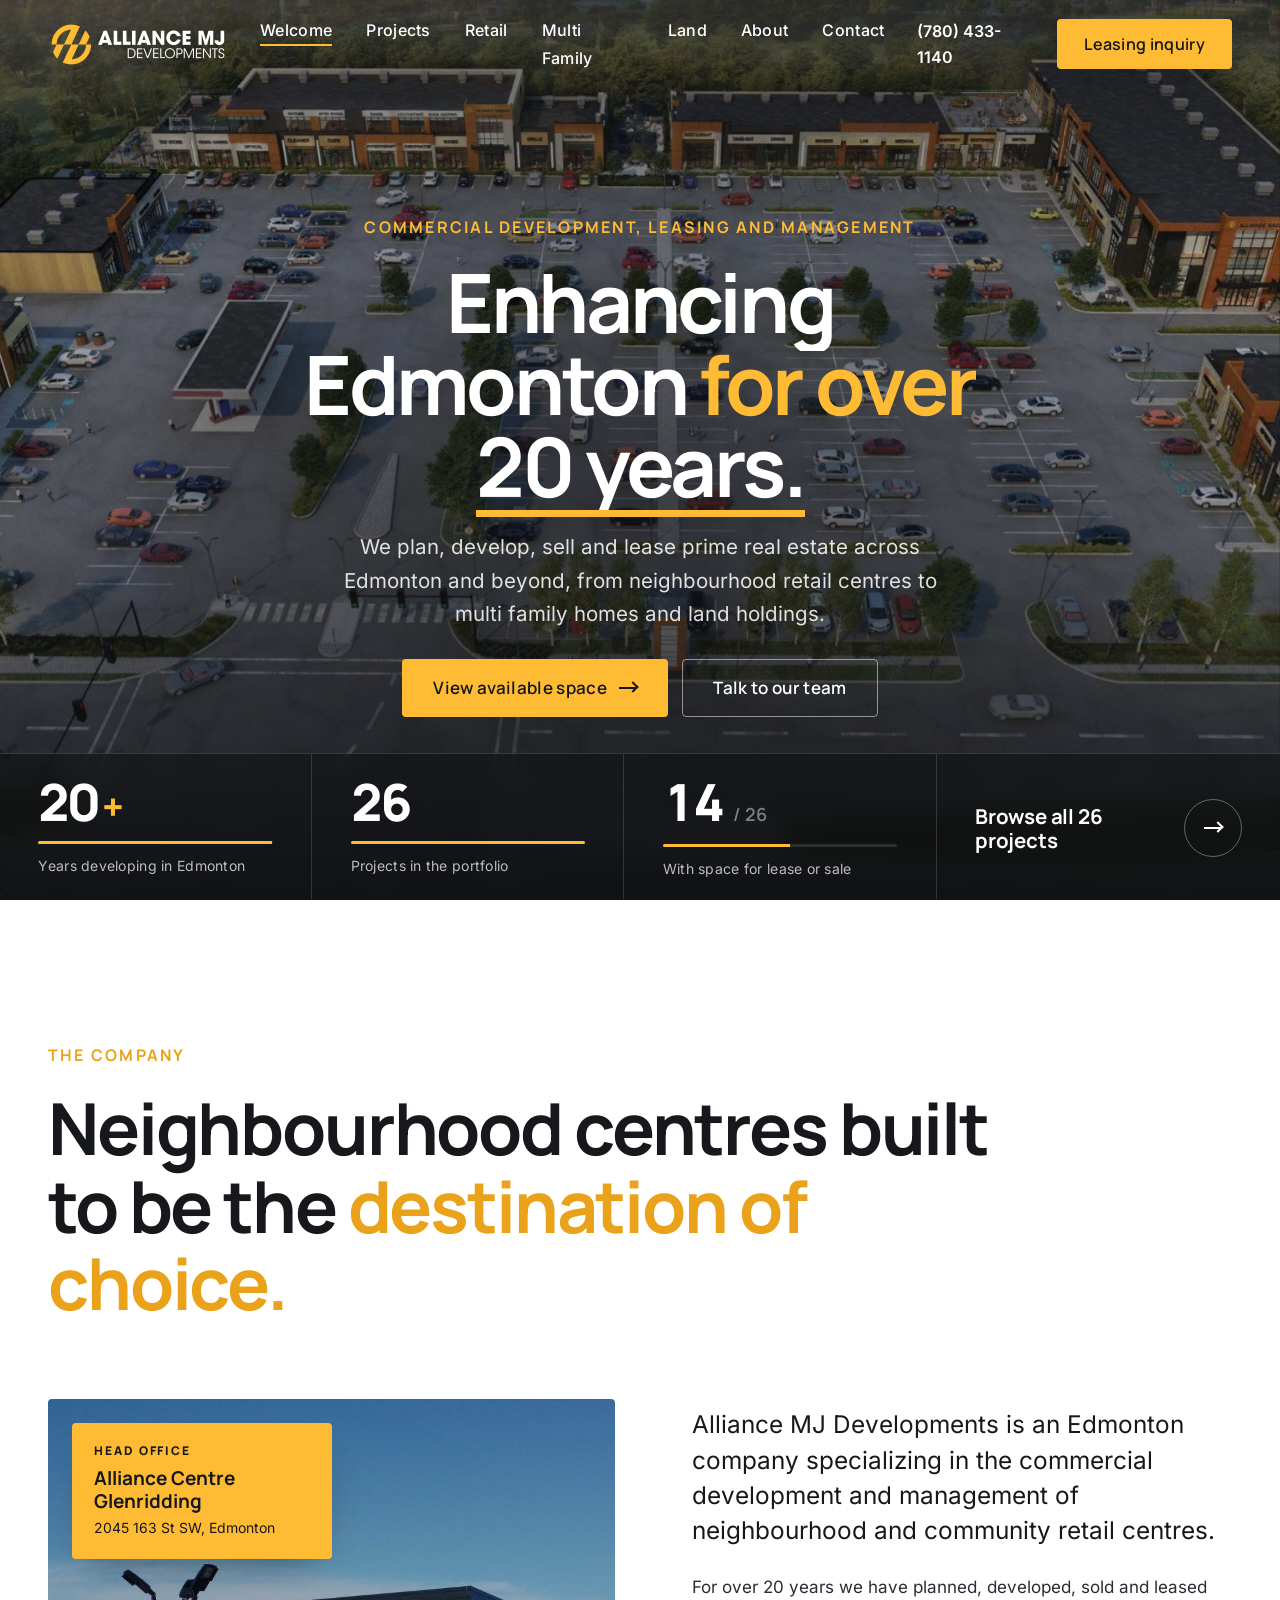
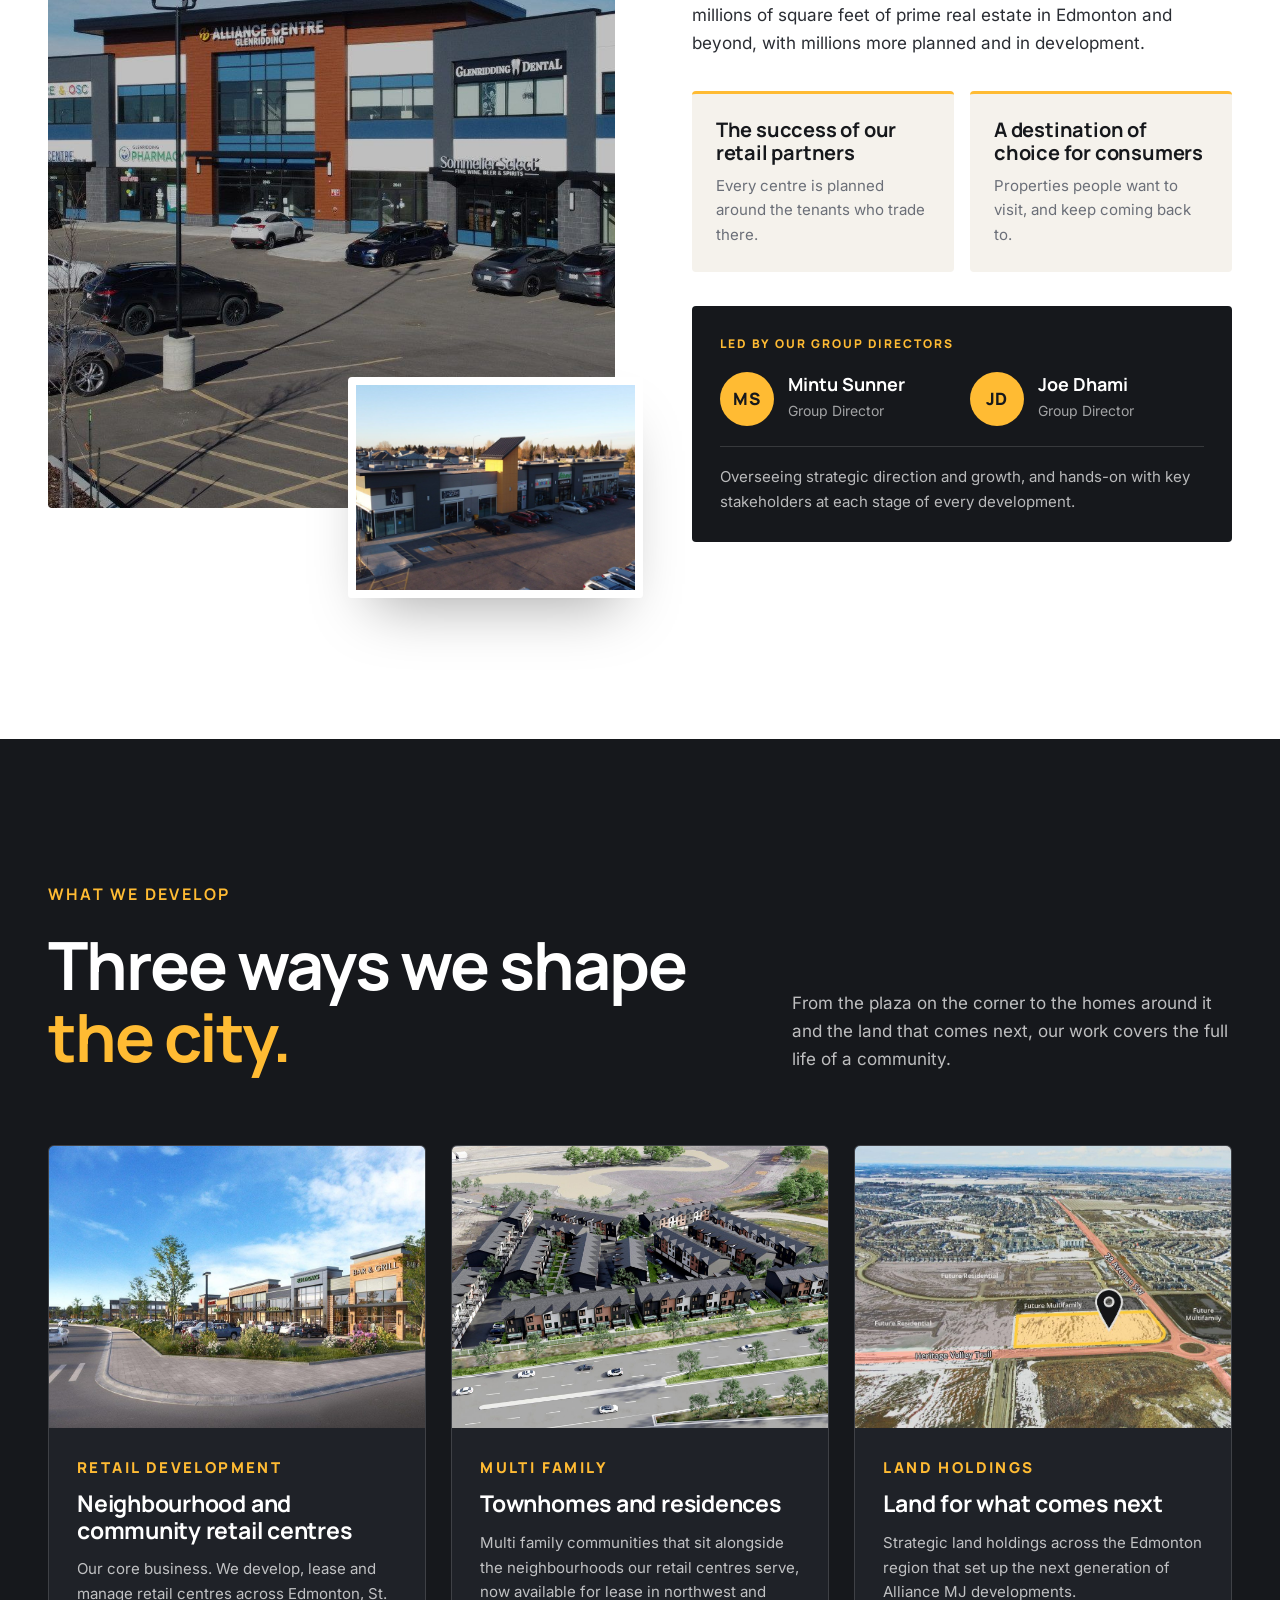
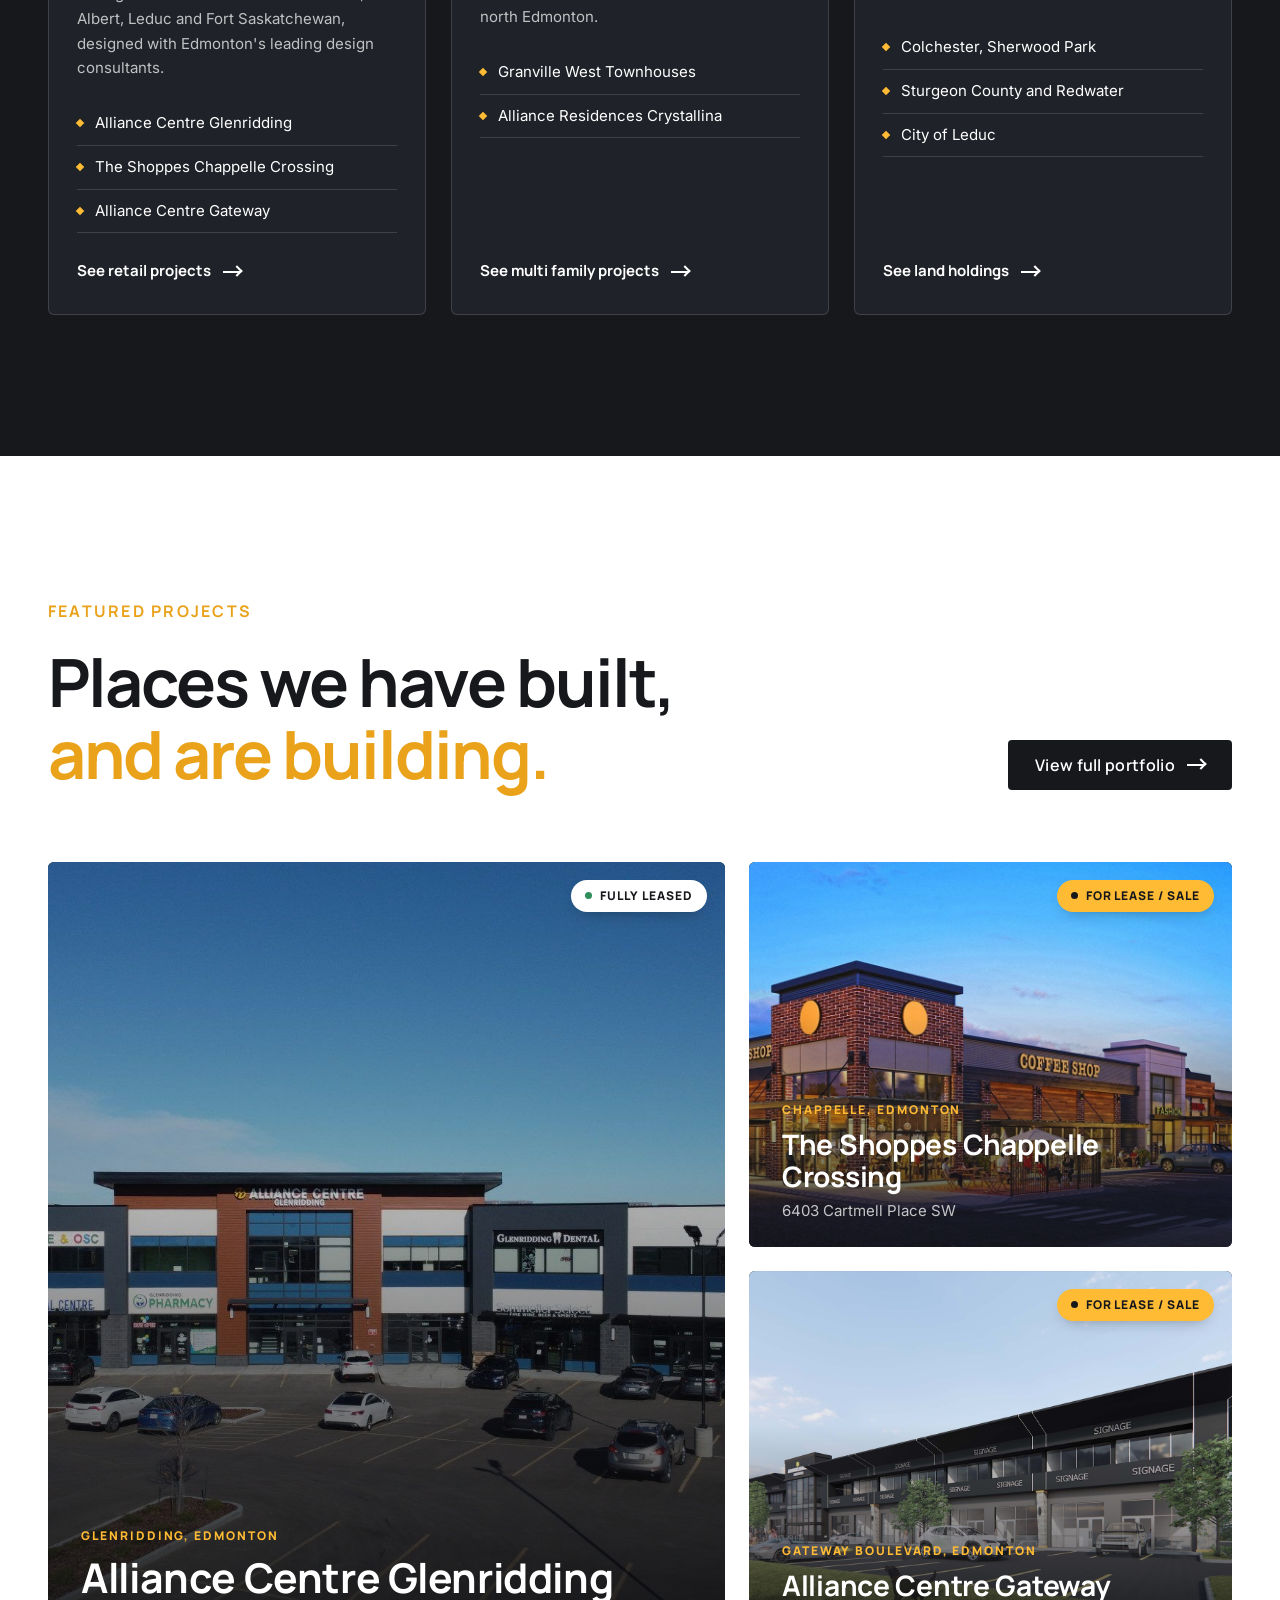
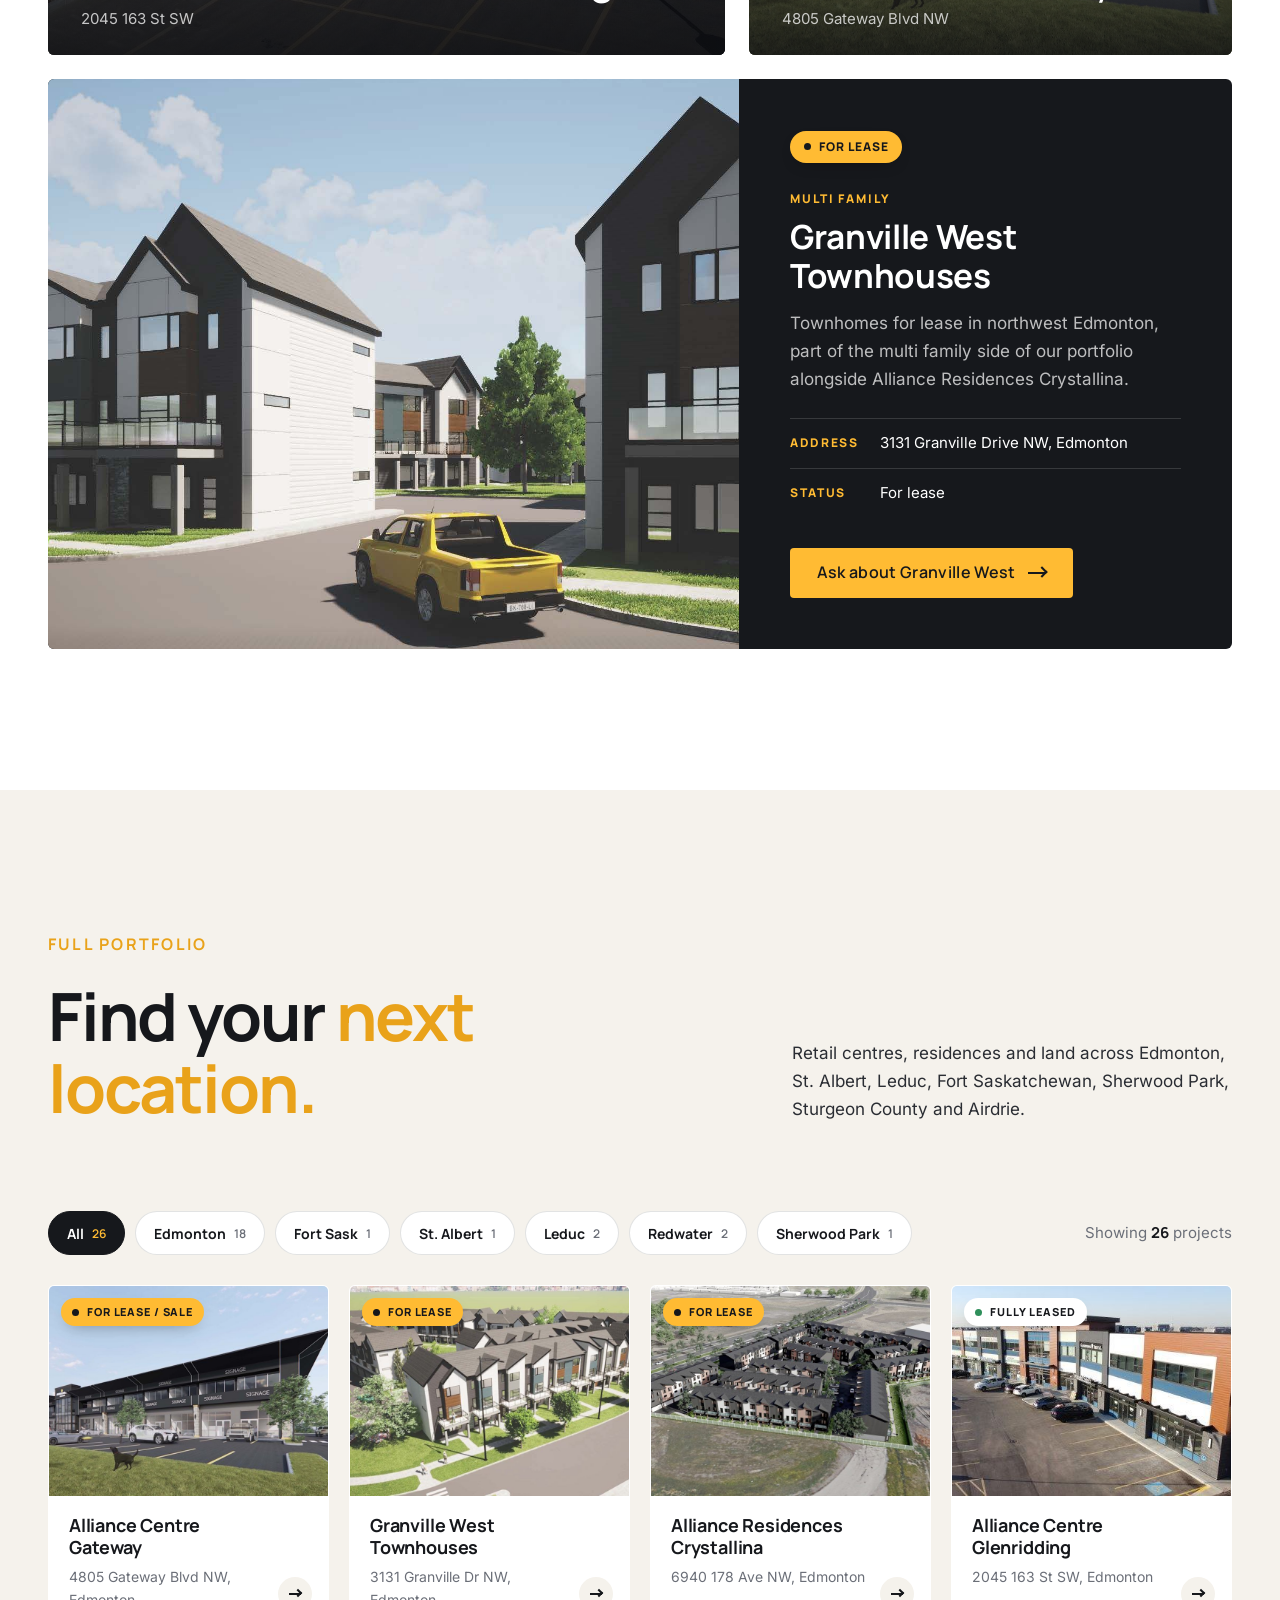
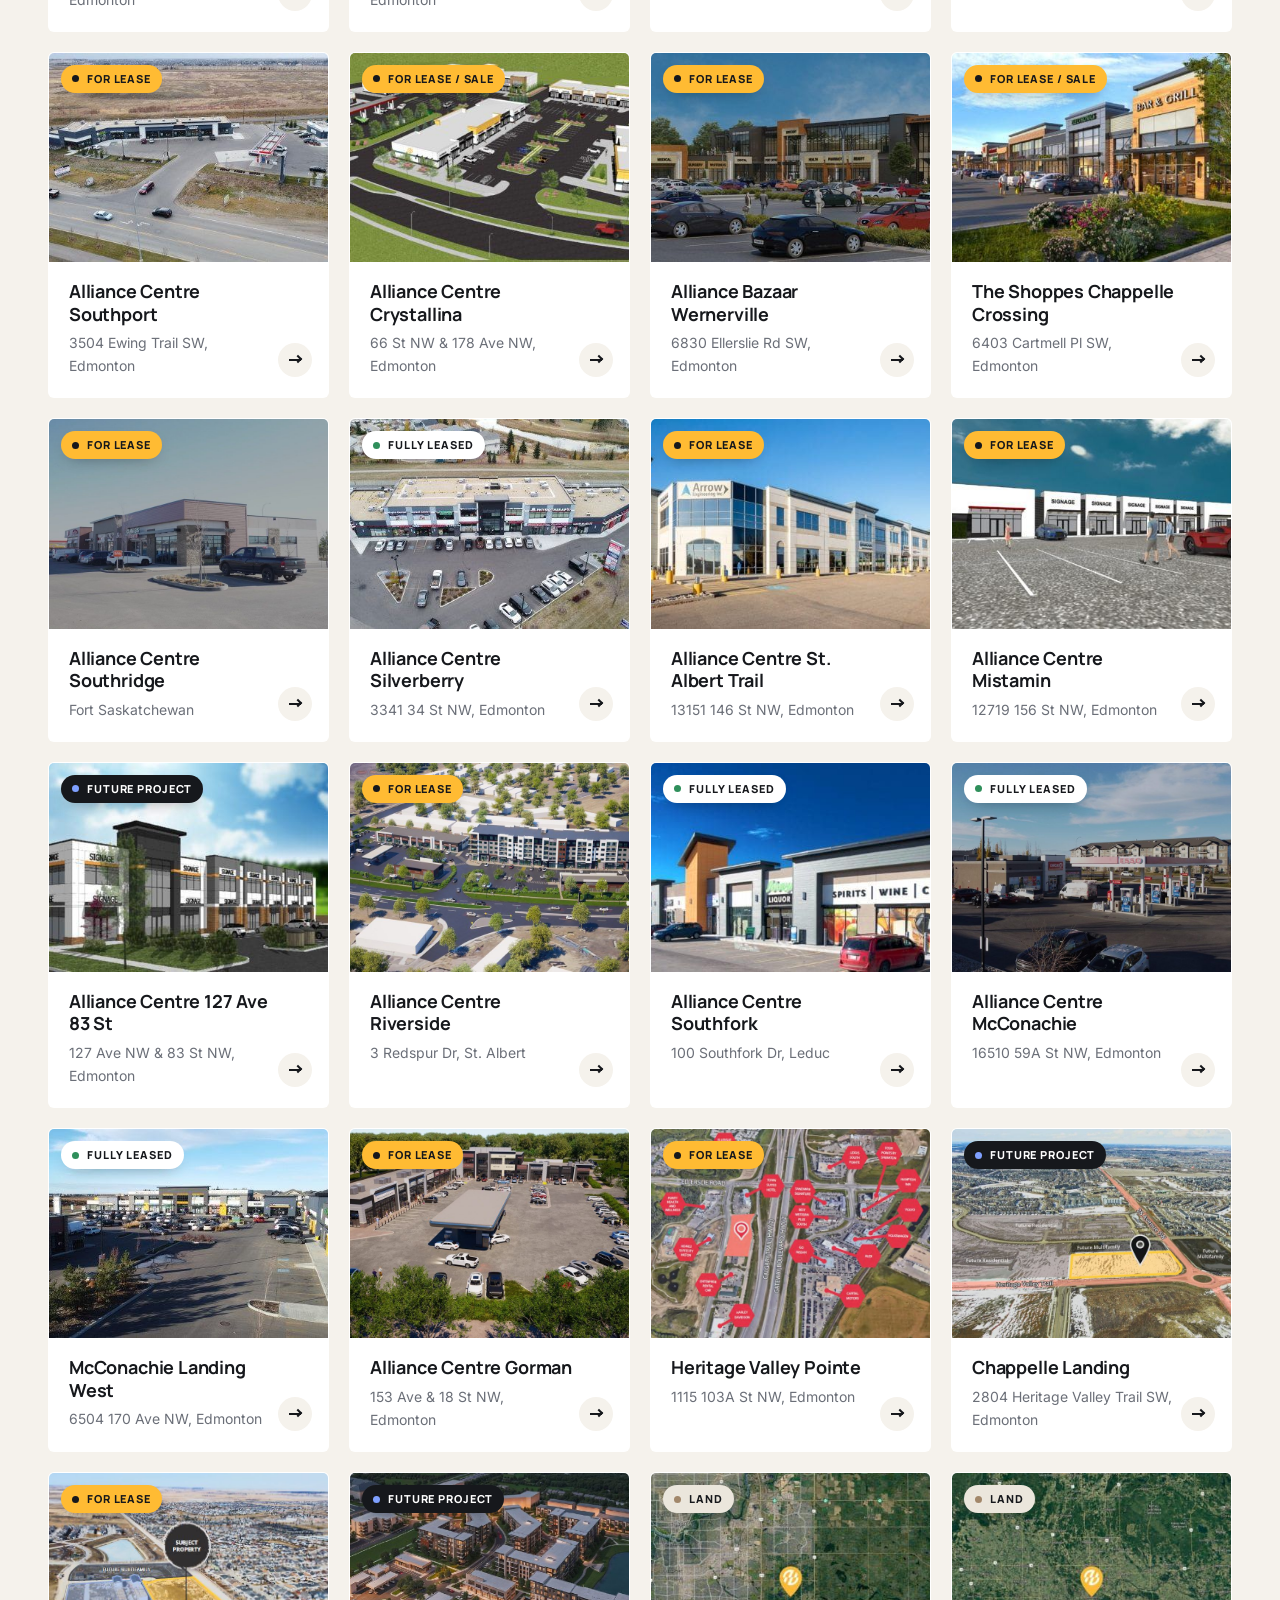
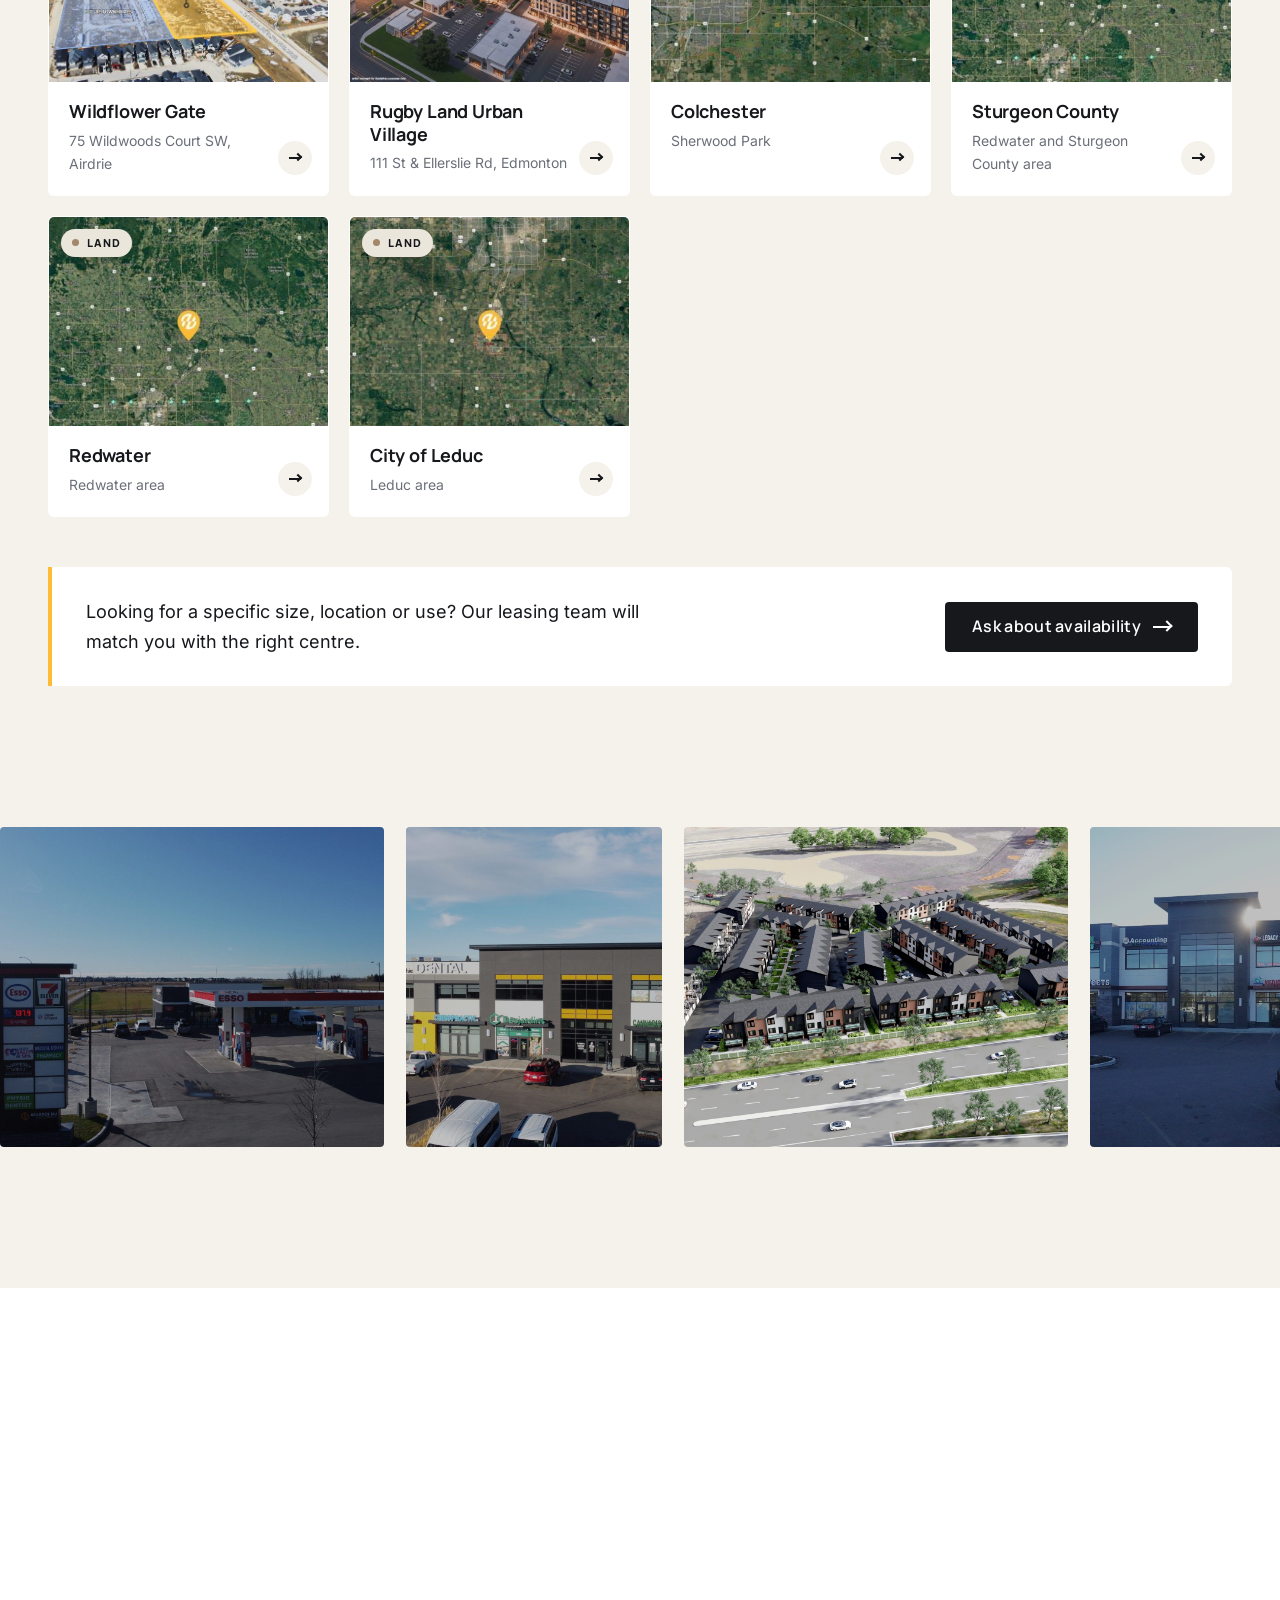
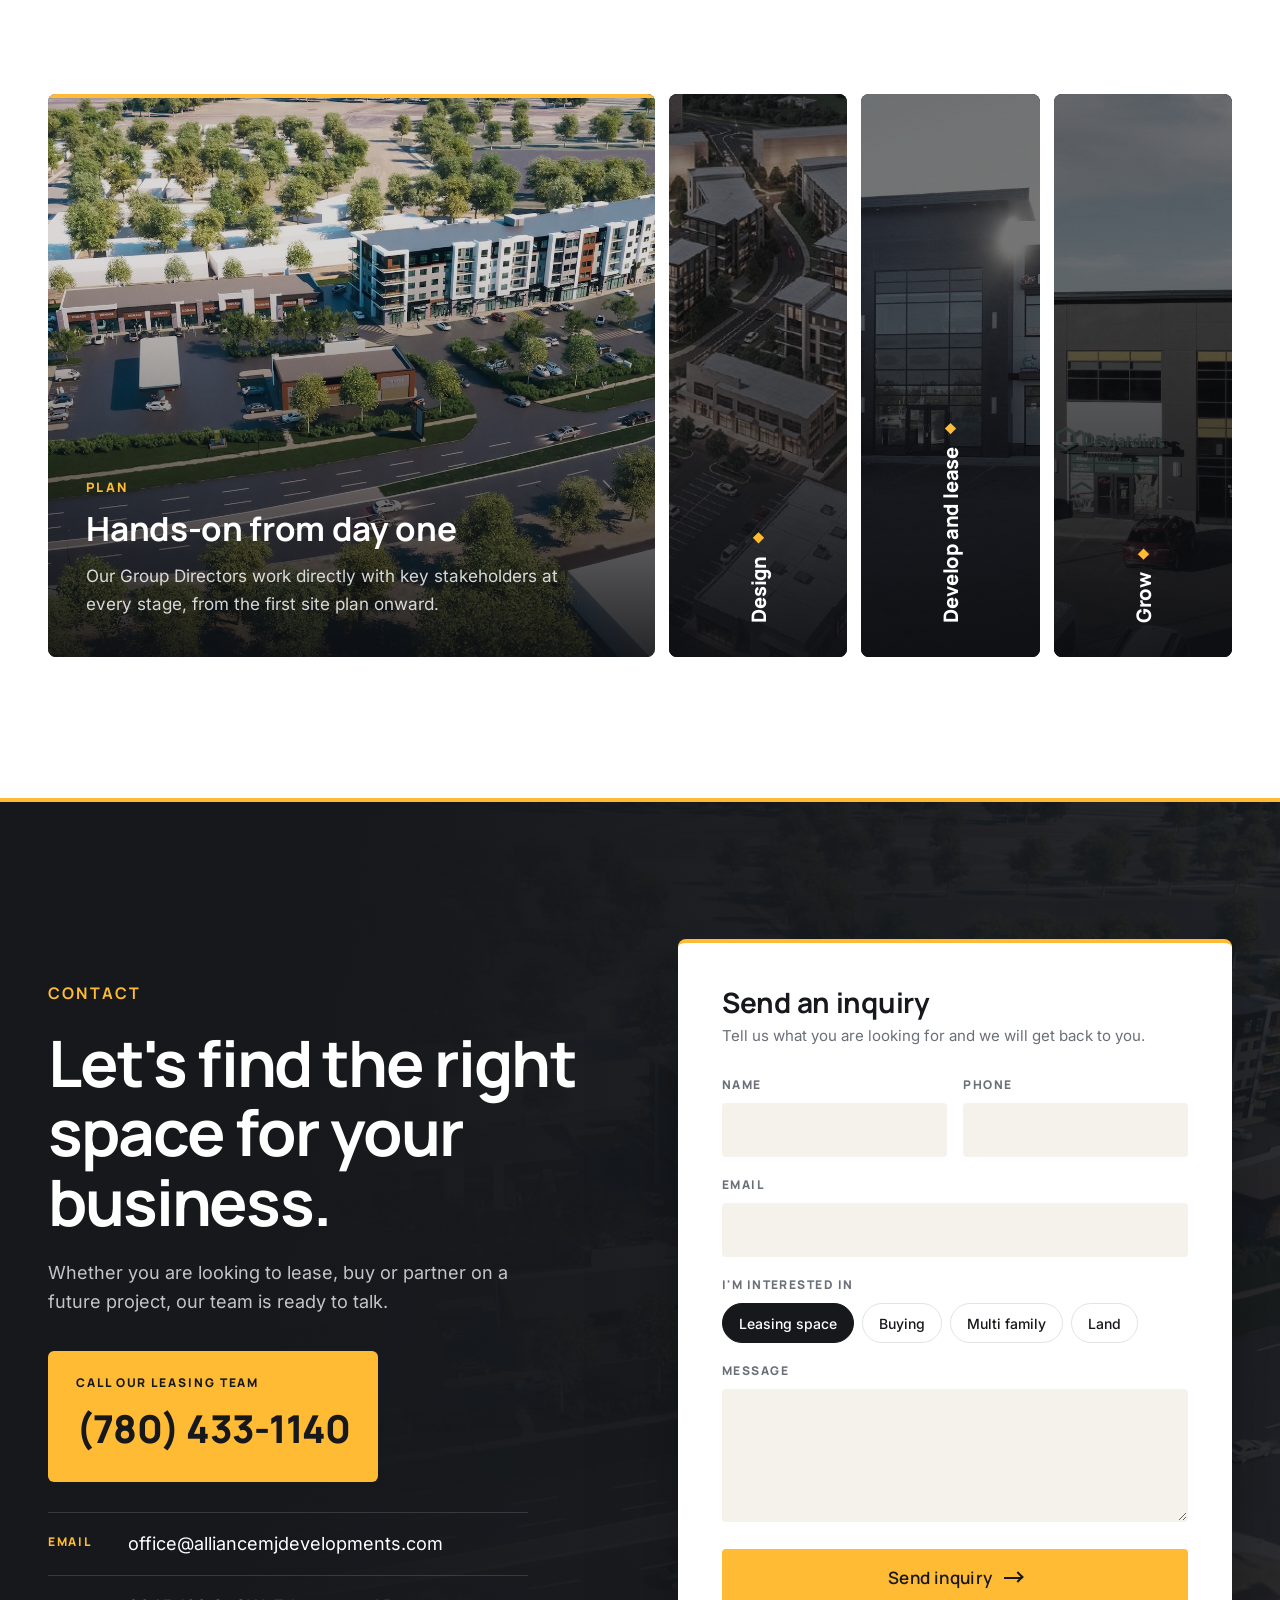
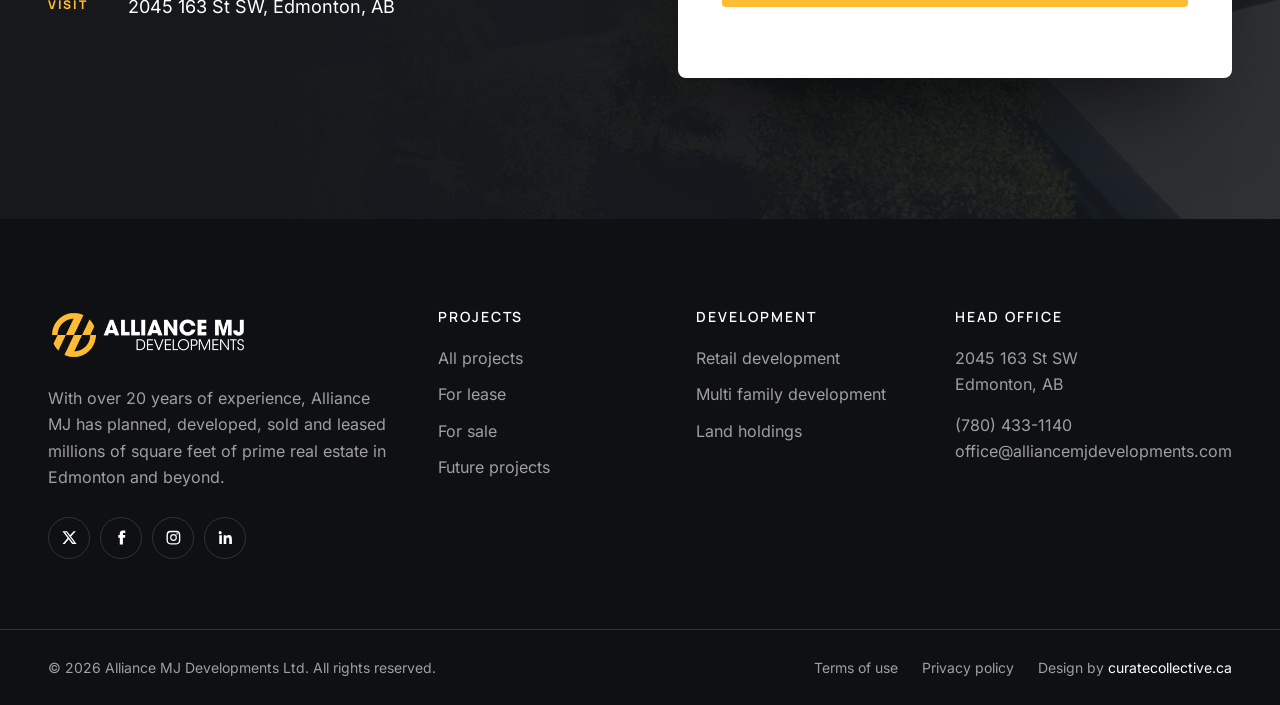
<file: index.html>
<!DOCTYPE html>
<html lang="en">
<head>
  <meta charset="utf-8">
  <meta name="viewport" content="width=device-width, initial-scale=1">
  <title>Alliance MJ Developments | Commercial Development, Leasing and Management in Edmonton</title>
  <meta name="description" content="Alliance MJ Developments plans, develops, sells and leases retail centres, multi family homes and land across Edmonton and Alberta. Over 20 years of experience. Find space for lease today.">
  <link rel="canonical" href="https://alliancemjdevelopments.com/">
  <meta property="og:type" content="website">
  <meta property="og:title" content="Alliance MJ Developments | Enhancing Edmonton for Over 20 Years">
  <meta property="og:description" content="Commercial development, leasing and management of neighbourhood and community retail centres in Edmonton and beyond.">
  <meta property="og:image" content="assets/images/projects/alliance-bazaar-wernerville/slide-1.jpg">
  <meta name="theme-color" content="#16181c">
  <link rel="icon" type="image/png" sizes="32x32" href="assets/icons/favicon-32.png">
  <link rel="apple-touch-icon" href="assets/icons/apple-touch-icon.png">
  <link rel="preload" href="assets/fonts/manrope-latin-700-normal.woff2" as="font" type="font/woff2" crossorigin>
  <link rel="preload" href="assets/images/projects/alliance-bazaar-wernerville/slide-1.jpg" as="image">
  <link rel="stylesheet" href="assets/css/style.css">
  <script type="application/ld+json">
  {
    "@context": "https://schema.org",
    "@type": "RealEstateAgent",
    "name": "Alliance MJ Developments Ltd.",
    "url": "https://alliancemjdevelopments.com/",
    "telephone": "+1-780-433-1140",
    "email": "office@alliancemjdevelopments.com",
    "address": {"@type": "PostalAddress", "streetAddress": "2045 163 St SW", "addressLocality": "Edmonton", "addressRegion": "AB", "postalCode": "T6W 3P6", "addressCountry": "CA"},
    "sameAs": ["https://twitter.com/alliancemjdev", "https://facebook.com/alliancemjdevelopments", "https://instagram.com/alliance.mj.developments", "https://linkedin.com/company/alliancemjdevelopments"]
  }
  </script>
</head>
<body>
  <a class="skip" href="#main">Skip to content</a>

  <header class="site-header" id="top">
    <div class="wrap header-inner">
      <a class="brand" href="#top" aria-label="Alliance MJ Developments home">
        <img class="brand-dark" src="assets/images/logo.png" alt="Alliance MJ Developments" width="180" height="47">
        <img class="brand-light" src="assets/images/logo-white.png" alt="" width="180" height="47" aria-hidden="true">
      </a>
      <nav class="main-nav" aria-label="Main">
        <ul>
          <li><a href="#" data-nolink aria-current="page" class="is-current">Welcome</a></li>
          <li><a href="#" data-nolink>Projects</a></li>
          <li><a href="#" data-nolink>Retail</a></li>
          <li><a href="#" data-nolink>Multi Family</a></li>
          <li><a href="#" data-nolink>Land</a></li>
          <li><a href="#" data-nolink>About</a></li>
          <li><a href="#" data-nolink>Contact</a></li>
        </ul>
      </nav>
      <div class="header-actions">
        <a class="header-phone" href="tel:+17804331140">(780) 433-1140</a>
        <a class="btn btn-sun" href="#contact">Leasing inquiry</a>
      </div>
      <button class="menu-toggle" aria-expanded="false" aria-controls="mobile-menu" aria-label="Open menu"><span></span><span></span></button>
    </div>
    <div class="mobile-menu" id="mobile-menu" hidden>
      <ul>
        <li><a href="#" data-nolink>Welcome</a></li>
        <li><a href="#" data-nolink>Projects</a></li>
        <li><a href="#" data-nolink>Retail</a></li>
        <li><a href="#" data-nolink>Multi Family</a></li>
        <li><a href="#" data-nolink>Land</a></li>
        <li><a href="#" data-nolink>About</a></li>
        <li><a href="#" data-nolink>Contact</a></li>
      </ul>
      <a class="btn btn-sun" href="#contact">Leasing inquiry</a>
      <a class="mobile-phone" href="tel:+17804331140">(780) 433-1140</a>
    </div>
  </header>

  <main id="main">

    <!-- HERO -->
    <section class="hero" aria-labelledby="hero-title">
      <div class="hero-media">
        <img src="assets/images/projects/alliance-bazaar-wernerville/slide-1.jpg" alt="Aerial rendering of Alliance Bazaar Wernerville retail centre on Ellerslie Road SW, Edmonton" width="1920" height="1080" fetchpriority="high">
      </div>
      <div class="wrap hero-content">
        <p class="eyebrow eyebrow-light hero-anim" style="--d:.1s">Commercial development, leasing and management</p>
        <h1 id="hero-title" data-split>Enhancing Edmonton <em>for over</em> <span class="hl">20&nbsp;years.</span></h1>
        <p class="hero-lede hero-anim" style="--d:.95s">We plan, develop, sell and lease prime real estate across Edmonton and beyond, from neighbourhood retail centres to multi family homes and land holdings.</p>
        <div class="hero-ctas hero-anim" style="--d:1.1s">
          <a class="btn btn-sun btn-lg" href="#portfolio">View available space <span class="arrow" aria-hidden="true"></span></a>
          <a class="btn btn-ghost btn-lg" href="#contact">Talk to our team</a>
        </div>
      </div>
      <div class="hero-ledger">
        <div class="wrap ledger-stats">
          <div class="stat" style="--i:0">
            <div class="stat-figure"><span class="ledger-num" data-count="20">0</span><span class="ledger-plus">+</span></div>
            <span class="stat-bar" aria-hidden="true"><i></i></span>
            <span class="ledger-label">Years developing in Edmonton</span>
          </div>
          <div class="stat" style="--i:1">
            <div class="stat-figure"><span class="ledger-num" data-count="26">0</span></div>
            <span class="stat-bar" aria-hidden="true"><i></i></span>
            <span class="ledger-label">Projects in the portfolio</span>
          </div>
          <div class="stat" style="--i:2">
            <div class="stat-figure"><span class="ledger-num" data-count="14">0</span><span class="stat-of">/ 26</span></div>
            <span class="stat-bar" aria-hidden="true"><i style="--fill:.54"></i></span>
            <span class="ledger-label">With space for lease or sale</span>
          </div>
          <a class="stat stat-cta" href="#portfolio" style="--i:3">
            <span class="stat-cta-label">Browse all 26 projects</span>
            <span class="stat-cta-icon" aria-hidden="true"><span class="arrow"></span></span>
          </a>
        </div>
      </div>
    </section>

    <!-- COMPANY -->
    <section class="company section" id="company" aria-labelledby="company-title">
      <div class="wrap">
        <div class="company-top reveal">
          <p class="eyebrow">The company</p>
          <h2 id="company-title">Neighbourhood centres built to be the <em>destination of choice.</em></h2>
        </div>
        <div class="company-grid">
          <div class="company-visual reveal">
            <figure class="cv-main"><img src="assets/images/projects/alliance-centre-glenridding/slide-3.jpg" alt="Alliance Centre Glenridding, home of the Alliance MJ Developments head office" loading="lazy" width="1600" height="900"></figure>
            <figure class="cv-inset"><img src="assets/images/projects/alliance-centre-southfork/slide-1.jpg" alt="Alliance Centre Southfork retail centre in Leduc" loading="lazy" width="1600" height="900"></figure>
            <div class="cv-badge">
              <span class="cv-badge-k">Head office</span>
              <strong>Alliance Centre Glenridding</strong>
              <span>2045 163 St SW, Edmonton</span>
            </div>
          </div>
          <div class="company-body reveal">
            <p class="lead">Alliance MJ Developments is an Edmonton company specializing in the commercial development and management of neighbourhood and community retail centres.</p>
            <p>For over 20 years we have planned, developed, sold and leased millions of square feet of prime real estate in Edmonton and beyond, with millions more planned and in development.</p>
            <div class="commitments">
              <div class="commit">
                <h3>The success of our retail partners</h3>
                <p>Every centre is planned around the tenants who trade there.</p>
              </div>
              <div class="commit">
                <h3>A destination of choice for consumers</h3>
                <p>Properties people want to visit, and keep coming back to.</p>
              </div>
            </div>
            <div class="directors-card">
              <p class="dc-k">Led by our Group Directors</p>
              <div class="directors">
                <div class="director"><span class="director-initials" aria-hidden="true">MS</span><div><strong>Mintu Sunner</strong><span>Group Director</span></div></div>
                <div class="director"><span class="director-initials" aria-hidden="true">JD</span><div><strong>Joe Dhami</strong><span>Group Director</span></div></div>
              </div>
              <p class="dc-note">Overseeing strategic direction and growth, and hands-on with key stakeholders at each stage of every development.</p>
            </div>
          </div>
        </div>
      </div>
    </section>

    <!-- DEVELOPMENTS -->
    <section class="developments section section-ink" id="developments" aria-labelledby="dev-title">
      <div class="wrap">
        <div class="section-head split reveal">
          <div>
            <p class="eyebrow eyebrow-light">What we develop</p>
            <h2 id="dev-title">Three ways we shape <em>the city.</em></h2>
          </div>
          <p class="section-intro">From the plaza on the corner to the homes around it and the land that comes next, our work covers the full life of a community.</p>
        </div>
        <div class="dev-grid">
          <article class="dev-card reveal" id="dev-retail">
            <figure><img src="assets/images/projects/the-shoppes-chappelle-crossing/slide-1.jpg" alt="Rendering of The Shoppes Chappelle Crossing retail centre in southwest Edmonton" loading="lazy" width="1600" height="900"></figure>
            <div class="dev-card-body">
              <p class="dev-kicker">Retail Development</p>
              <h3>Neighbourhood and community retail centres</h3>
              <p>Our core business. We develop, lease and manage retail centres across Edmonton, St. Albert, Leduc and Fort Saskatchewan, designed with Edmonton's leading design consultants.</p>
              <ul class="dev-examples"><li>Alliance Centre Glenridding</li><li>The Shoppes Chappelle Crossing</li><li>Alliance Centre Gateway</li></ul>
              <a class="dev-link" href="#portfolio" data-filter-link="retail">See retail projects <span class="arrow" aria-hidden="true"></span></a>
            </div>
          </article>
          <article class="dev-card reveal" id="dev-multi">
            <figure><img src="assets/images/projects/alliance-residences-crystallina/slide-1.jpg" alt="Rendering of Alliance Residences Crystallina townhomes in north Edmonton" loading="lazy" width="1600" height="900"></figure>
            <div class="dev-card-body">
              <p class="dev-kicker">Multi Family</p>
              <h3>Townhomes and residences</h3>
              <p>Multi family communities that sit alongside the neighbourhoods our retail centres serve, now available for lease in northwest and north Edmonton.</p>
              <ul class="dev-examples"><li>Granville West Townhouses</li><li>Alliance Residences Crystallina</li></ul>
              <a class="dev-link" href="#portfolio" data-filter-link="multi">See multi family projects <span class="arrow" aria-hidden="true"></span></a>
            </div>
          </article>
          <article class="dev-card reveal" id="dev-land">
            <figure><img src="assets/images/projects/chappelle-landing/slide-1.jpg" alt="Aerial view of the Chappelle Landing development site in southwest Edmonton" loading="lazy" width="1600" height="900"></figure>
            <div class="dev-card-body">
              <p class="dev-kicker">Land Holdings</p>
              <h3>Land for what comes next</h3>
              <p>Strategic land holdings across the Edmonton region that set up the next generation of Alliance MJ developments.</p>
              <ul class="dev-examples"><li>Colchester, Sherwood Park</li><li>Sturgeon County and Redwater</li><li>City of Leduc</li></ul>
              <a class="dev-link" href="#portfolio" data-filter-link="land">See land holdings <span class="arrow" aria-hidden="true"></span></a>
            </div>
          </article>
        </div>
      </div>
    </section>

    <!-- FEATURED -->
    <section class="featured section" aria-labelledby="featured-title">
      <div class="wrap">
        <div class="section-head split reveal">
          <div>
            <p class="eyebrow">Featured projects</p>
            <h2 id="featured-title">Places we have built, <em>and are building.</em></h2>
          </div>
          <a class="btn btn-ink" href="#portfolio">View full portfolio <span class="arrow" aria-hidden="true"></span></a>
        </div>
        <div class="fx-grid">
          <a class="fx fx-a reveal" href="#contact" aria-label="Inquire about Alliance Centre Glenridding">
            <img src="assets/images/projects/alliance-centre-glenridding/slide-1.jpg" alt="Alliance Centre Glenridding retail centre at 2045 163 Street SW, Edmonton" loading="lazy">
            <span class="fx-pill pill-leased">Fully leased</span>
            <div class="fx-info"><span class="fx-place">Glenridding, Edmonton</span><h3>Alliance Centre Glenridding</h3><span class="fx-addr">2045 163 St SW</span></div>
          </a>
          <a class="fx fx-b reveal" href="#contact" aria-label="Inquire about The Shoppes Chappelle Crossing">
            <img src="assets/images/projects/the-shoppes-chappelle-crossing/slide-2.jpg" alt="The Shoppes Chappelle Crossing storefronts in southwest Edmonton" loading="lazy">
            <span class="fx-pill pill-open">For lease / sale</span>
            <div class="fx-info"><span class="fx-place">Chappelle, Edmonton</span><h3>The Shoppes Chappelle Crossing</h3><span class="fx-addr">6403 Cartmell Place SW</span></div>
          </a>
          <a class="fx fx-c reveal" href="#contact" aria-label="Inquire about Alliance Centre Gateway">
            <img src="assets/images/projects/alliance-centre-gateway/slide-1.jpg" alt="Alliance Centre Gateway on Gateway Boulevard NW, Edmonton" loading="lazy">
            <span class="fx-pill pill-open">For lease / sale</span>
            <div class="fx-info"><span class="fx-place">Gateway Boulevard, Edmonton</span><h3>Alliance Centre Gateway</h3><span class="fx-addr">4805 Gateway Blvd NW</span></div>
          </a>
        </div>
        <article class="fx-split reveal">
          <figure><img src="assets/images/projects/granville-west/slide-2.jpg" alt="Granville West Townhouses in northwest Edmonton" loading="lazy"></figure>
          <div class="fx-split-body">
            <span class="fx-pill pill-open">For lease</span>
            <p class="dev-kicker">Multi family</p>
            <h3>Granville West Townhouses</h3>
            <p>Townhomes for lease in northwest Edmonton, part of the multi family side of our portfolio alongside Alliance Residences Crystallina.</p>
            <dl class="fx-facts">
              <div><dt>Address</dt><dd>3131 Granville Drive NW, Edmonton</dd></div>
              <div><dt>Status</dt><dd>For lease</dd></div>
            </dl>
            <a class="btn btn-sun" href="#contact">Ask about Granville West <span class="arrow" aria-hidden="true"></span></a>
          </div>
        </article>
      </div>
    </section>

    <!-- PORTFOLIO -->
    <section class="portfolio section section-paper" id="portfolio" aria-labelledby="portfolio-title">
      <div class="wrap">
        <div class="section-head split reveal">
          <div>
            <p class="eyebrow">Full portfolio</p>
            <h2 id="portfolio-title">Find your <em>next location.</em></h2>
          </div>
          <p class="section-intro">Retail centres, residences and land across Edmonton, St. Albert, Leduc, Fort Saskatchewan, Sherwood Park, Sturgeon County and Airdrie.</p>
        </div>
        <div class="portfolio-bar">
          <div class="filters" role="group" aria-label="Filter projects by location">
            <button class="chip is-active" data-filter="all" aria-pressed="true">All <span>26</span></button>
            <button class="chip" data-filter="edmonton" aria-pressed="false">Edmonton <span>18</span></button>
            <button class="chip" data-filter="fort-sask" aria-pressed="false">Fort Sask <span>1</span></button>
            <button class="chip" data-filter="st-albert" aria-pressed="false">St. Albert <span>1</span></button>
            <button class="chip" data-filter="leduc" aria-pressed="false">Leduc <span>2</span></button>
            <button class="chip" data-filter="redwater" aria-pressed="false">Redwater <span>2</span></button>
            <button class="chip" data-filter="sherwood-park" aria-pressed="false">Sherwood Park <span>1</span></button>
          </div>
          <p class="pc-count" aria-live="polite">Showing <strong data-shown>26</strong> projects</p>
        </div>
        <ul class="pgrid">
          <li class="pcard" data-type="lease retail edmonton"><a href="#contact" aria-label="Inquire about Alliance Centre Gateway"><figure><img src="assets/images/projects/alliance-centre-gateway/thumb.jpg" alt="Alliance Centre Gateway" loading="lazy" width="800" height="568"><span class="fx-pill pill-open">For lease / sale</span></figure><div class="pc-body"><h3>Alliance Centre Gateway</h3><p>4805 Gateway Blvd NW, Edmonton</p></div><span class="pc-go" aria-hidden="true"><span class="arrow"></span></span></a></li>
          <li class="pcard" data-type="lease multi edmonton"><a href="#contact" aria-label="Inquire about Granville West Townhouses"><figure><img src="assets/images/projects/granville-west/thumb.jpg" alt="Granville West Townhouses" loading="lazy" width="800" height="568"><span class="fx-pill pill-open">For lease</span></figure><div class="pc-body"><h3>Granville West Townhouses</h3><p>3131 Granville Dr NW, Edmonton</p></div><span class="pc-go" aria-hidden="true"><span class="arrow"></span></span></a></li>
          <li class="pcard" data-type="lease multi edmonton"><a href="#contact" aria-label="Inquire about Alliance Residences Crystallina"><figure><img src="assets/images/projects/alliance-residences-crystallina/thumb.jpg" alt="Alliance Residences Crystallina" loading="lazy" width="800" height="568"><span class="fx-pill pill-open">For lease</span></figure><div class="pc-body"><h3>Alliance Residences Crystallina</h3><p>6940 178 Ave NW, Edmonton</p></div><span class="pc-go" aria-hidden="true"><span class="arrow"></span></span></a></li>
          <li class="pcard" data-type="leased retail edmonton"><a href="#contact" aria-label="Inquire about Alliance Centre Glenridding"><figure><img src="assets/images/projects/alliance-centre-glenridding/thumb.jpg" alt="Alliance Centre Glenridding" loading="lazy" width="800" height="568"><span class="fx-pill pill-leased">Fully leased</span></figure><div class="pc-body"><h3>Alliance Centre Glenridding</h3><p>2045 163 St SW, Edmonton</p></div><span class="pc-go" aria-hidden="true"><span class="arrow"></span></span></a></li>
          <li class="pcard" data-type="lease retail edmonton"><a href="#contact" aria-label="Inquire about Alliance Centre Southport"><figure><img src="assets/images/projects/alliance-centre-southport/thumb.jpg" alt="Alliance Centre Southport" loading="lazy" width="800" height="568"><span class="fx-pill pill-open">For lease</span></figure><div class="pc-body"><h3>Alliance Centre Southport</h3><p>3504 Ewing Trail SW, Edmonton</p></div><span class="pc-go" aria-hidden="true"><span class="arrow"></span></span></a></li>
          <li class="pcard" data-type="lease retail edmonton"><a href="#contact" aria-label="Inquire about Alliance Centre Crystallina"><figure><img src="assets/images/projects/alliance-centre-crystallina/thumb.jpg" alt="Alliance Centre Crystallina" loading="lazy" width="800" height="568"><span class="fx-pill pill-open">For lease / sale</span></figure><div class="pc-body"><h3>Alliance Centre Crystallina</h3><p>66 St NW &amp; 178 Ave NW, Edmonton</p></div><span class="pc-go" aria-hidden="true"><span class="arrow"></span></span></a></li>
          <li class="pcard" data-type="lease retail edmonton"><a href="#contact" aria-label="Inquire about Alliance Bazaar Wernerville"><figure><img src="assets/images/projects/alliance-bazaar-wernerville/thumb.jpg" alt="Alliance Bazaar Wernerville" loading="lazy" width="800" height="568"><span class="fx-pill pill-open">For lease</span></figure><div class="pc-body"><h3>Alliance Bazaar Wernerville</h3><p>6830 Ellerslie Rd SW, Edmonton</p></div><span class="pc-go" aria-hidden="true"><span class="arrow"></span></span></a></li>
          <li class="pcard" data-type="lease retail edmonton"><a href="#contact" aria-label="Inquire about The Shoppes Chappelle Crossing"><figure><img src="assets/images/projects/the-shoppes-chappelle-crossing/thumb.jpg" alt="The Shoppes Chappelle Crossing" loading="lazy" width="800" height="568"><span class="fx-pill pill-open">For lease / sale</span></figure><div class="pc-body"><h3>The Shoppes Chappelle Crossing</h3><p>6403 Cartmell Pl SW, Edmonton</p></div><span class="pc-go" aria-hidden="true"><span class="arrow"></span></span></a></li>
          <li class="pcard" data-type="lease retail fort-sask"><a href="#contact" aria-label="Inquire about Alliance Centre Southridge"><figure><img src="assets/images/projects/alliance-centre-southridge/thumb.jpg" alt="Alliance Centre Southridge" loading="lazy" width="800" height="568"><span class="fx-pill pill-open">For lease</span></figure><div class="pc-body"><h3>Alliance Centre Southridge</h3><p>Fort Saskatchewan</p></div><span class="pc-go" aria-hidden="true"><span class="arrow"></span></span></a></li>
          <li class="pcard" data-type="leased retail edmonton"><a href="#contact" aria-label="Inquire about Alliance Centre Silverberry"><figure><img src="assets/images/projects/alliance-centre-silverberry/thumb.jpg" alt="Alliance Centre Silverberry" loading="lazy" width="800" height="568"><span class="fx-pill pill-leased">Fully leased</span></figure><div class="pc-body"><h3>Alliance Centre Silverberry</h3><p>3341 34 St NW, Edmonton</p></div><span class="pc-go" aria-hidden="true"><span class="arrow"></span></span></a></li>
          <li class="pcard" data-type="lease retail edmonton"><a href="#contact" aria-label="Inquire about Alliance Centre St. Albert Trail"><figure><img src="assets/images/projects/alliance-centre-st-albert-trail/thumb.jpg" alt="Alliance Centre St. Albert Trail" loading="lazy" width="800" height="568"><span class="fx-pill pill-open">For lease</span></figure><div class="pc-body"><h3>Alliance Centre St. Albert Trail</h3><p>13151 146 St NW, Edmonton</p></div><span class="pc-go" aria-hidden="true"><span class="arrow"></span></span></a></li>
          <li class="pcard" data-type="lease retail edmonton"><a href="#contact" aria-label="Inquire about Alliance Centre Mistamin"><figure><img src="assets/images/projects/alliance-centre-mistamin/thumb.jpg" alt="Alliance Centre Mistamin" loading="lazy" width="800" height="568"><span class="fx-pill pill-open">For lease</span></figure><div class="pc-body"><h3>Alliance Centre Mistamin</h3><p>12719 156 St NW, Edmonton</p></div><span class="pc-go" aria-hidden="true"><span class="arrow"></span></span></a></li>
          <li class="pcard" data-type="future retail edmonton"><a href="#contact" aria-label="Inquire about Alliance Centre 127 Ave 83 St"><figure><img src="assets/images/projects/alliance-centre-127-ave-83-st/thumb.jpg" alt="Alliance Centre 127 Ave 83 St" loading="lazy" width="800" height="568"><span class="fx-pill pill-future">Future project</span></figure><div class="pc-body"><h3>Alliance Centre 127 Ave 83 St</h3><p>127 Ave NW &amp; 83 St NW, Edmonton</p></div><span class="pc-go" aria-hidden="true"><span class="arrow"></span></span></a></li>
          <li class="pcard" data-type="lease retail st-albert"><a href="#contact" aria-label="Inquire about Alliance Centre Riverside"><figure><img src="assets/images/projects/alliance-centre-riverside/thumb.jpg" alt="Alliance Centre Riverside" loading="lazy" width="800" height="568"><span class="fx-pill pill-open">For lease</span></figure><div class="pc-body"><h3>Alliance Centre Riverside</h3><p>3 Redspur Dr, St. Albert</p></div><span class="pc-go" aria-hidden="true"><span class="arrow"></span></span></a></li>
          <li class="pcard" data-type="leased retail leduc"><a href="#contact" aria-label="Inquire about Alliance Centre Southfork"><figure><img src="assets/images/projects/alliance-centre-southfork/thumb.jpg" alt="Alliance Centre Southfork" loading="lazy" width="800" height="568"><span class="fx-pill pill-leased">Fully leased</span></figure><div class="pc-body"><h3>Alliance Centre Southfork</h3><p>100 Southfork Dr, Leduc</p></div><span class="pc-go" aria-hidden="true"><span class="arrow"></span></span></a></li>
          <li class="pcard" data-type="leased retail edmonton"><a href="#contact" aria-label="Inquire about Alliance Centre McConachie"><figure><img src="assets/images/projects/alliance-centre-mcconachie/thumb.jpg" alt="Alliance Centre McConachie" loading="lazy" width="800" height="568"><span class="fx-pill pill-leased">Fully leased</span></figure><div class="pc-body"><h3>Alliance Centre McConachie</h3><p>16510 59A St NW, Edmonton</p></div><span class="pc-go" aria-hidden="true"><span class="arrow"></span></span></a></li>
          <li class="pcard" data-type="leased retail edmonton"><a href="#contact" aria-label="Inquire about McConachie Landing West"><figure><img src="assets/images/projects/mcconachie-landing-west/thumb.jpg" alt="McConachie Landing West" loading="lazy" width="800" height="568"><span class="fx-pill pill-leased">Fully leased</span></figure><div class="pc-body"><h3>McConachie Landing West</h3><p>6504 170 Ave NW, Edmonton</p></div><span class="pc-go" aria-hidden="true"><span class="arrow"></span></span></a></li>
          <li class="pcard" data-type="lease retail edmonton"><a href="#contact" aria-label="Inquire about Alliance Centre Gorman"><figure><img src="assets/images/projects/alliance-centre-gorman/thumb.jpg" alt="Alliance Centre Gorman" loading="lazy" width="800" height="568"><span class="fx-pill pill-open">For lease</span></figure><div class="pc-body"><h3>Alliance Centre Gorman</h3><p>153 Ave &amp; 18 St NW, Edmonton</p></div><span class="pc-go" aria-hidden="true"><span class="arrow"></span></span></a></li>
          <li class="pcard" data-type="lease retail edmonton"><a href="#contact" aria-label="Inquire about Heritage Valley Pointe"><figure><img src="assets/images/projects/heritage-valley-pointe/thumb.jpg" alt="Heritage Valley Pointe" loading="lazy" width="800" height="568"><span class="fx-pill pill-open">For lease</span></figure><div class="pc-body"><h3>Heritage Valley Pointe</h3><p>1115 103A St NW, Edmonton</p></div><span class="pc-go" aria-hidden="true"><span class="arrow"></span></span></a></li>
          <li class="pcard" data-type="future retail edmonton"><a href="#contact" aria-label="Inquire about Chappelle Landing"><figure><img src="assets/images/projects/chappelle-landing/thumb.jpg" alt="Chappelle Landing" loading="lazy" width="800" height="568"><span class="fx-pill pill-future">Future project</span></figure><div class="pc-body"><h3>Chappelle Landing</h3><p>2804 Heritage Valley Trail SW, Edmonton</p></div><span class="pc-go" aria-hidden="true"><span class="arrow"></span></span></a></li>
          <li class="pcard" data-type="lease retail airdrie"><a href="#contact" aria-label="Inquire about Wildflower Gate"><figure><img src="assets/images/projects/wildflower-gate/thumb.jpg" alt="Wildflower Gate" loading="lazy" width="800" height="568"><span class="fx-pill pill-open">For lease</span></figure><div class="pc-body"><h3>Wildflower Gate</h3><p>75 Wildwoods Court SW, Airdrie</p></div><span class="pc-go" aria-hidden="true"><span class="arrow"></span></span></a></li>
          <li class="pcard" data-type="future retail edmonton"><a href="#contact" aria-label="Inquire about Rugby Land Urban Village"><figure><img src="assets/images/projects/rugby-land/thumb.jpg" alt="Rugby Land Urban Village" loading="lazy" width="800" height="568"><span class="fx-pill pill-future">Future project</span></figure><div class="pc-body"><h3>Rugby Land Urban Village</h3><p>111 St &amp; Ellerslie Rd, Edmonton</p></div><span class="pc-go" aria-hidden="true"><span class="arrow"></span></span></a></li>
          <li class="pcard" data-type="land sherwood-park"><a href="#contact" aria-label="Inquire about Colchester"><figure><img src="assets/images/projects/colchester/thumb.jpg" alt="Colchester" loading="lazy" width="800" height="568"><span class="fx-pill pill-land">Land</span></figure><div class="pc-body"><h3>Colchester</h3><p>Sherwood Park</p></div><span class="pc-go" aria-hidden="true"><span class="arrow"></span></span></a></li>
          <li class="pcard" data-type="land redwater"><a href="#contact" aria-label="Inquire about Sturgeon County"><figure><img src="assets/images/projects/sturgeon-county/thumb.jpg" alt="Sturgeon County" loading="lazy" width="800" height="568"><span class="fx-pill pill-land">Land</span></figure><div class="pc-body"><h3>Sturgeon County</h3><p>Redwater and Sturgeon County area</p></div><span class="pc-go" aria-hidden="true"><span class="arrow"></span></span></a></li>
          <li class="pcard" data-type="land redwater"><a href="#contact" aria-label="Inquire about Redwater"><figure><img src="assets/images/projects/redwater/thumb.jpg" alt="Redwater" loading="lazy" width="800" height="568"><span class="fx-pill pill-land">Land</span></figure><div class="pc-body"><h3>Redwater</h3><p>Redwater area</p></div><span class="pc-go" aria-hidden="true"><span class="arrow"></span></span></a></li>
          <li class="pcard" data-type="land leduc"><a href="#contact" aria-label="Inquire about City of Leduc"><figure><img src="assets/images/projects/city-of-leduc/thumb.jpg" alt="City of Leduc" loading="lazy" width="800" height="568"><span class="fx-pill pill-land">Land</span></figure><div class="pc-body"><h3>City of Leduc</h3><p>Leduc area</p></div><span class="pc-go" aria-hidden="true"><span class="arrow"></span></span></a></li>
        </ul>
        <div class="portfolio-foot">
          <p>Looking for a specific size, location or use? Our leasing team will match you with the right centre.</p>
          <a class="btn btn-ink" href="#contact">Ask about availability <span class="arrow" aria-hidden="true"></span></a>
        </div>
      </div>
    </section>

    <!-- GALLERY -->
    <section class="gallery" aria-label="Project gallery">
      <div class="gallery-track" data-marquee>
        <figure><img src="assets/images/projects/alliance-centre-glenridding/slide-2.jpg" alt="Alliance Centre Glenridding storefronts" loading="lazy"></figure>
        <figure><img src="assets/images/projects/mcconachie-landing-west/slide-1.jpg" alt="McConachie Landing West retail centre" loading="lazy"></figure>
        <figure><img src="assets/images/projects/alliance-residences-crystallina/slide-1.jpg" alt="Alliance Residences Crystallina townhomes rendering" loading="lazy"></figure>
        <figure><img src="assets/images/projects/alliance-centre-silverberry/slide-1.jpg" alt="Alliance Centre Silverberry at dusk" loading="lazy"></figure>
        <figure><img src="assets/images/projects/rugby-land/slide-1.jpg" alt="Rugby Land Urban Village rendering" loading="lazy"></figure>
        <figure><img src="assets/images/projects/alliance-centre-southfork/slide-1.jpg" alt="Alliance Centre Southfork in Leduc" loading="lazy"></figure>
        <figure><img src="assets/images/projects/alliance-centre-st-albert-trail/slide-1.jpg" alt="Alliance Centre St. Albert Trail" loading="lazy"></figure>
        <figure><img src="assets/images/projects/alliance-centre-mcconachie/slide-1.jpg" alt="Alliance Centre McConachie storefronts" loading="lazy"></figure>
      </div>
    </section>

    <!-- APPROACH -->
    <section class="approach section" id="approach" aria-labelledby="approach-title">
      <div class="wrap">
        <div class="section-head split reveal">
          <div>
            <p class="eyebrow">How we work</p>
            <h2 id="approach-title">Design first. <em>Partners always.</em></h2>
          </div>
          <div class="ap-intro">
            <p class="section-intro">We believe design is key to a successful development and retail project. That belief shapes every stage, from the first plan to the partnerships that follow.</p>
            <a class="btn btn-ink" href="#contact">Start a conversation <span class="arrow" aria-hidden="true"></span></a>
          </div>
        </div>
        <div class="ap-panels reveal" data-ap-wrap>
          <article class="ap-panel is-on" data-ap="0" tabindex="0" aria-expanded="true">
            <img src="assets/images/home/slide-4.jpg" alt="" loading="lazy">
            <span class="ap-tab">Plan</span>
            <div class="ap-body">
              <p class="ap-k">Plan</p>
              <h3>Hands-on from day one</h3>
              <p>Our Group Directors work directly with key stakeholders at every stage, from the first site plan onward.</p>
            </div>
            <span class="ap-timer" aria-hidden="true"><i></i></span>
          </article>
          <article class="ap-panel" data-ap="1" tabindex="0" aria-expanded="false">
            <img src="assets/images/projects/rugby-land/slide-1.jpg" alt="" loading="lazy">
            <span class="ap-tab">Design</span>
            <div class="ap-body">
              <p class="ap-k">Design</p>
              <h3>Edmonton's leading design consultants</h3>
              <p>We partner with top local designers to plan and build eye-catching destinations. Design is key to a successful project.</p>
            </div>
            <span class="ap-timer" aria-hidden="true"><i></i></span>
          </article>
          <article class="ap-panel" data-ap="2" tabindex="0" aria-expanded="false">
            <img src="assets/images/projects/alliance-centre-silverberry/slide-1.jpg" alt="" loading="lazy">
            <span class="ap-tab">Develop and lease</span>
            <div class="ap-body">
              <p class="ap-k">Develop and lease</p>
              <h3>Built, leased and managed</h3>
              <p>We develop, sell and lease each property, and manage our neighbourhood and community retail centres.</p>
            </div>
            <span class="ap-timer" aria-hidden="true"><i></i></span>
          </article>
          <article class="ap-panel" data-ap="3" tabindex="0" aria-expanded="false">
            <img src="assets/images/projects/mcconachie-landing-west/slide-1.jpg" alt="" loading="lazy">
            <span class="ap-tab">Grow</span>
            <div class="ap-body">
              <p class="ap-k">Grow</p>
              <h3>Partners for the long run</h3>
              <p>We stay committed to growing relationships with current and future partners, bringing both quality and scale to what comes next.</p>
            </div>
            <span class="ap-timer" aria-hidden="true"><i></i></span>
          </article>
        </div>
      </div>
    </section>

    <!-- CONTACT -->
    <section class="contact" id="contact" aria-labelledby="contact-title">
      <div class="contact-media" aria-hidden="true"><img src="assets/images/home/slide-4.jpg" alt="" loading="lazy"></div>
      <div class="wrap contact-grid">
        <div class="contact-intro">
          <p class="eyebrow eyebrow-light">Contact</p>
          <h2 id="contact-title">Let's find the right space for your business.</h2>
          <p class="contact-lede">Whether you are looking to lease, buy or partner on a future project, our team is ready to talk.</p>
          <a class="contact-phone" href="tel:+17804331140"><span class="cp-k">Call our leasing team</span><span class="cp-num">(780) 433-1140</span></a>
          <dl class="contact-list">
            <div><dt>Email</dt><dd><a href="mailto:office@alliancemjdevelopments.com">office@alliancemjdevelopments.com</a></dd></div>
            <div><dt>Visit</dt><dd><a href="https://maps.google.com/?q=2045+163+St+SW+Edmonton+AB" target="_blank" rel="noopener">2045 163 St SW, Edmonton, AB</a></dd></div>
          </dl>
        </div>
        <form class="contact-form" action="mailto:office@alliancemjdevelopments.com" method="post" enctype="text/plain" novalidate>
          <h3>Send an inquiry</h3>
          <p class="form-sub">Tell us what you are looking for and we will get back to you.</p>
          <div class="field-row">
            <label class="field"><span>Name</span><input type="text" name="name" autocomplete="name" required></label>
            <label class="field"><span>Phone</span><input type="tel" name="phone" autocomplete="tel"></label>
          </div>
          <label class="field"><span>Email</span><input type="email" name="email" autocomplete="email" required></label>
          <fieldset class="field interest">
            <legend>I'm interested in</legend>
            <div class="interest-opts">
              <label><input type="radio" name="interest" value="Leasing retail space" checked><span>Leasing space</span></label>
              <label><input type="radio" name="interest" value="Buying a property"><span>Buying</span></label>
              <label><input type="radio" name="interest" value="Multi family rentals"><span>Multi family</span></label>
              <label><input type="radio" name="interest" value="Land and future projects"><span>Land</span></label>
            </div>
          </fieldset>
          <label class="field"><span>Message</span><textarea name="message" rows="4"></textarea></label>
          <button class="btn btn-sun btn-lg btn-block" type="submit">Send inquiry <span class="arrow" aria-hidden="true"></span></button>
          <p class="form-note" role="status" aria-live="polite"></p>
        </form>
      </div>
    </section>
  </main>

  <footer class="site-footer">
    <div class="wrap footer-grid">
      <div class="footer-brand">
        <img src="assets/images/logo-white.png" alt="Alliance MJ Developments" width="200" height="52" loading="lazy">
        <p>With over 20 years of experience, Alliance MJ has planned, developed, sold and leased millions of square feet of prime real estate in Edmonton and beyond.</p>
        <ul class="socials">
          <li><a href="https://twitter.com/alliancemjdev" target="_blank" rel="noopener" aria-label="X (Twitter)"><svg viewBox="0 0 24 24" aria-hidden="true"><path d="M17.8 3h3.1l-6.8 7.7L22 21h-6.2l-4.9-6.4L5.3 21H2.2l7.2-8.3L2 3h6.4l4.4 5.8L17.8 3Zm-1.1 16.2h1.7L7.4 4.7H5.6l11.1 14.5Z"/></svg></a></li>
          <li><a href="https://facebook.com/alliancemjdevelopments" target="_blank" rel="noopener" aria-label="Facebook"><svg viewBox="0 0 24 24" aria-hidden="true"><path d="M14 8.5V6.8c0-.8.5-1 .9-1h2.4V2.1L14 2c-3.6 0-4.4 2.7-4.4 4.4v2.1H7.5v3.8h2.1V22H14v-9.7h3l.4-3.8H14Z"/></svg></a></li>
          <li><a href="https://instagram.com/alliance.mj.developments" target="_blank" rel="noopener" aria-label="Instagram"><svg viewBox="0 0 24 24" aria-hidden="true"><path d="M12 7.2a4.8 4.8 0 1 0 0 9.6 4.8 4.8 0 0 0 0-9.6Zm0 7.9a3.1 3.1 0 1 1 0-6.2 3.1 3.1 0 0 1 0 6.2Zm6.1-8.1a1.1 1.1 0 1 1-2.2 0 1.1 1.1 0 0 1 2.2 0ZM21.5 8c-.1-1.6-.4-3-1.6-4.1C18.8 2.8 17.4 2.5 15.8 2.4c-1.6-.1-6.4-.1-8 0-1.6.1-3 .4-4.1 1.6C2.6 5.1 2.3 6.5 2.2 8.1c-.1 1.6-.1 6.4 0 8 .1 1.6.4 3 1.6 4.1 1.1 1.1 2.5 1.5 4.1 1.6 1.6.1 6.4.1 8 0 1.6-.1 3-.4 4.1-1.6 1.1-1.1 1.5-2.5 1.6-4.1.1-1.6.1-6.4-.1-8.1Zm-2.2 9.9a3.2 3.2 0 0 1-1.8 1.8c-1.3.5-4.3.4-5.6.4s-4.4.1-5.6-.4a3.2 3.2 0 0 1-1.8-1.8c-.5-1.3-.4-4.3-.4-5.6s-.1-4.4.4-5.6a3.2 3.2 0 0 1 1.8-1.8c1.3-.5 4.3-.4 5.6-.4s4.4-.1 5.6.4a3.2 3.2 0 0 1 1.8 1.8c.5 1.3.4 4.3.4 5.6s.1 4.4-.4 5.6Z"/></svg></a></li>
          <li><a href="https://linkedin.com/company/alliancemjdevelopments/about" target="_blank" rel="noopener" aria-label="LinkedIn"><svg viewBox="0 0 24 24" aria-hidden="true"><path d="M6.9 21H3.2V8.9h3.7V21ZM5 7.3a2.2 2.2 0 1 1 0-4.3 2.2 2.2 0 0 1 0 4.3ZM21 21h-3.7v-5.9c0-1.4 0-3.2-2-3.2s-2.2 1.5-2.2 3.1v6H9.4V8.9H13v1.7c.5-.9 1.7-2 3.5-2 3.8 0 4.5 2.5 4.5 5.7V21Z"/></svg></a></li>
        </ul>
      </div>
      <nav class="footer-col" aria-label="Projects">
        <h3>Projects</h3>
        <ul>
          <li><a href="#portfolio" data-filter-link="all">All projects</a></li>
          <li><a href="#portfolio" data-filter-link="lease">For lease</a></li>
          <li><a href="#portfolio" data-filter-link="lease">For sale</a></li>
          <li><a href="#portfolio" data-filter-link="future">Future projects</a></li>
        </ul>
      </nav>
      <nav class="footer-col" aria-label="Development">
        <h3>Development</h3>
        <ul>
          <li><a href="#dev-retail">Retail development</a></li>
          <li><a href="#dev-multi">Multi family development</a></li>
          <li><a href="#dev-land">Land holdings</a></li>
        </ul>
      </nav>
      <div class="footer-col">
        <h3>Head office</h3>
        <address>2045 163 St SW<br>Edmonton, AB</address>
        <p><a href="tel:+17804331140">(780) 433-1140</a><br><a href="mailto:office@alliancemjdevelopments.com">office@alliancemjdevelopments.com</a></p>
      </div>
    </div>
    <div class="wrap footer-bottom">
      <p>&copy; <span data-year>2026</span> Alliance MJ Developments Ltd. All rights reserved.</p>
      <ul>
        <li><a href="https://alliancemjdevelopments.com/legal/terms">Terms of use</a></li>
        <li><a href="https://alliancemjdevelopments.com/legal/privacy-policy">Privacy policy</a></li>
        <li class="credit">Design by <a href="https://curatecollective.ca" target="_blank" rel="noopener">curatecollective.ca</a></li>
      </ul>
    </div>
  </footer>

  <script src="assets/js/main.js" defer></script>
</body>
</html>
</file>
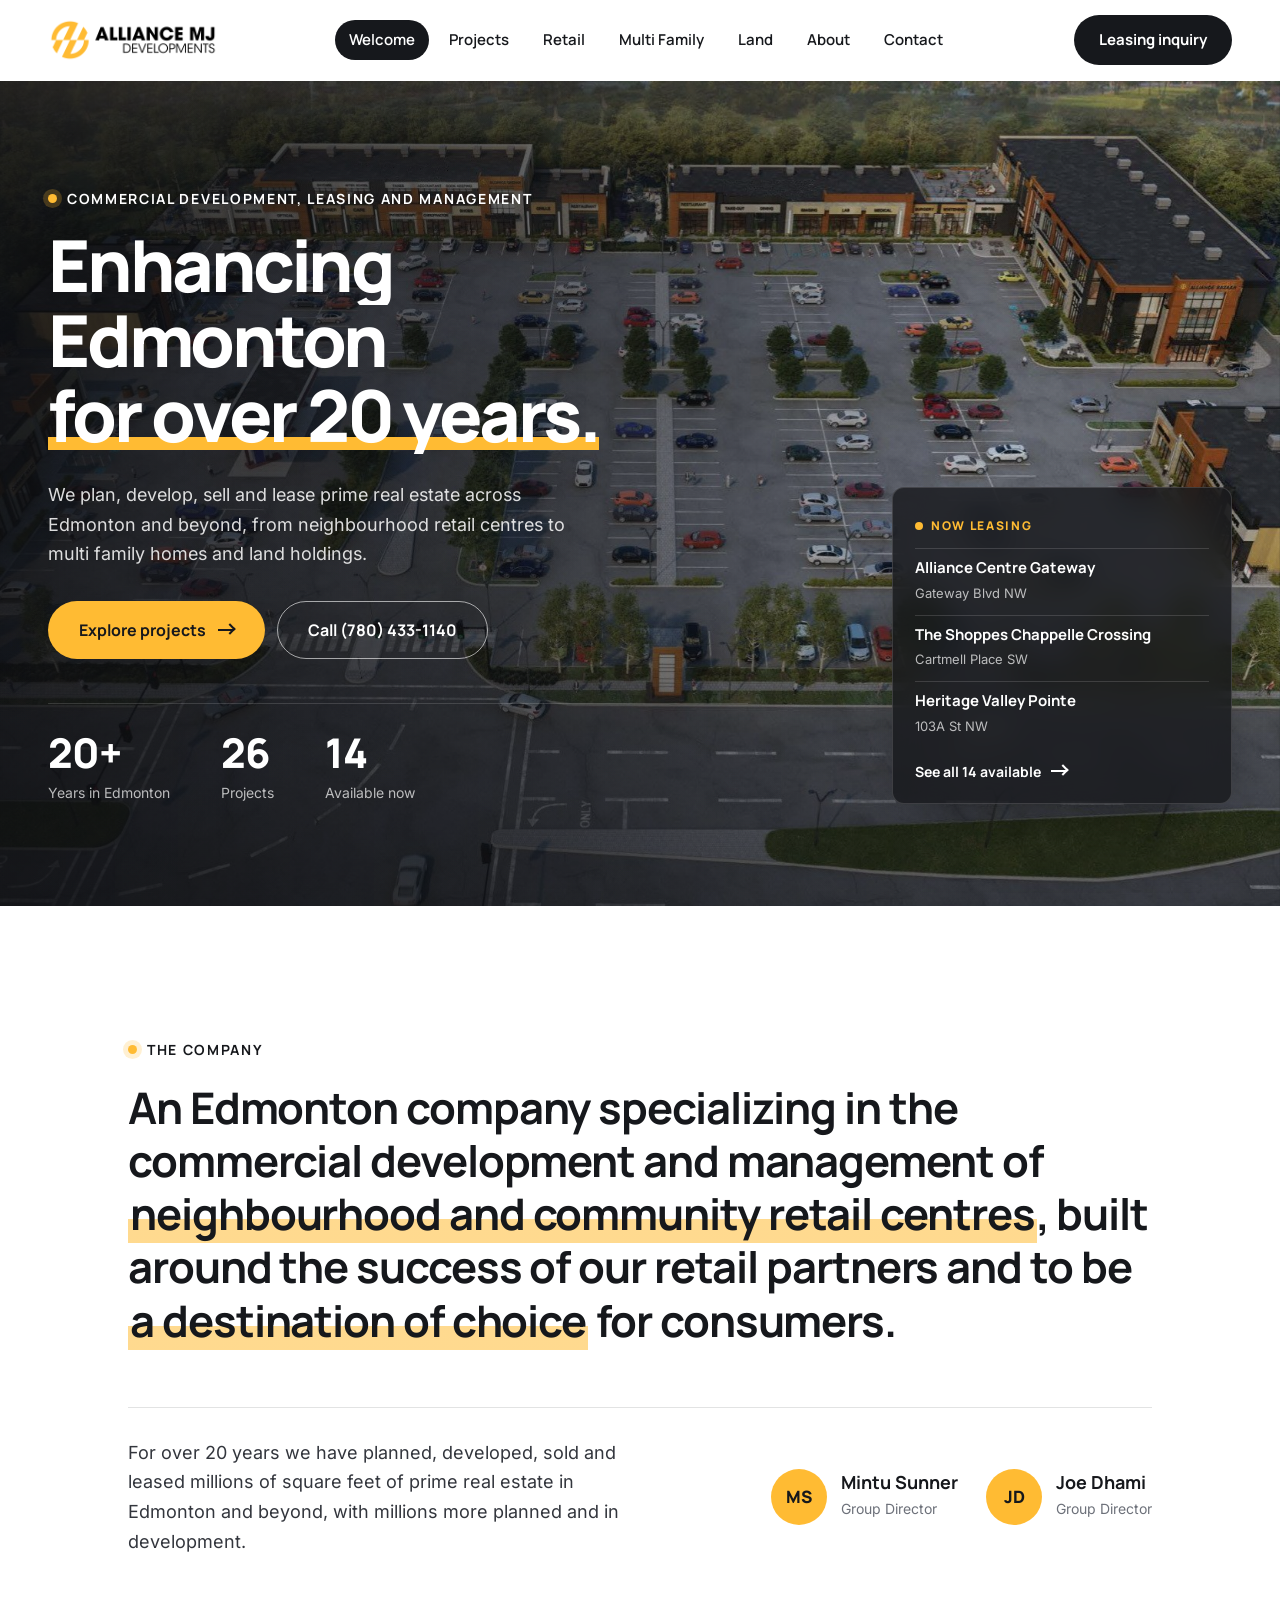
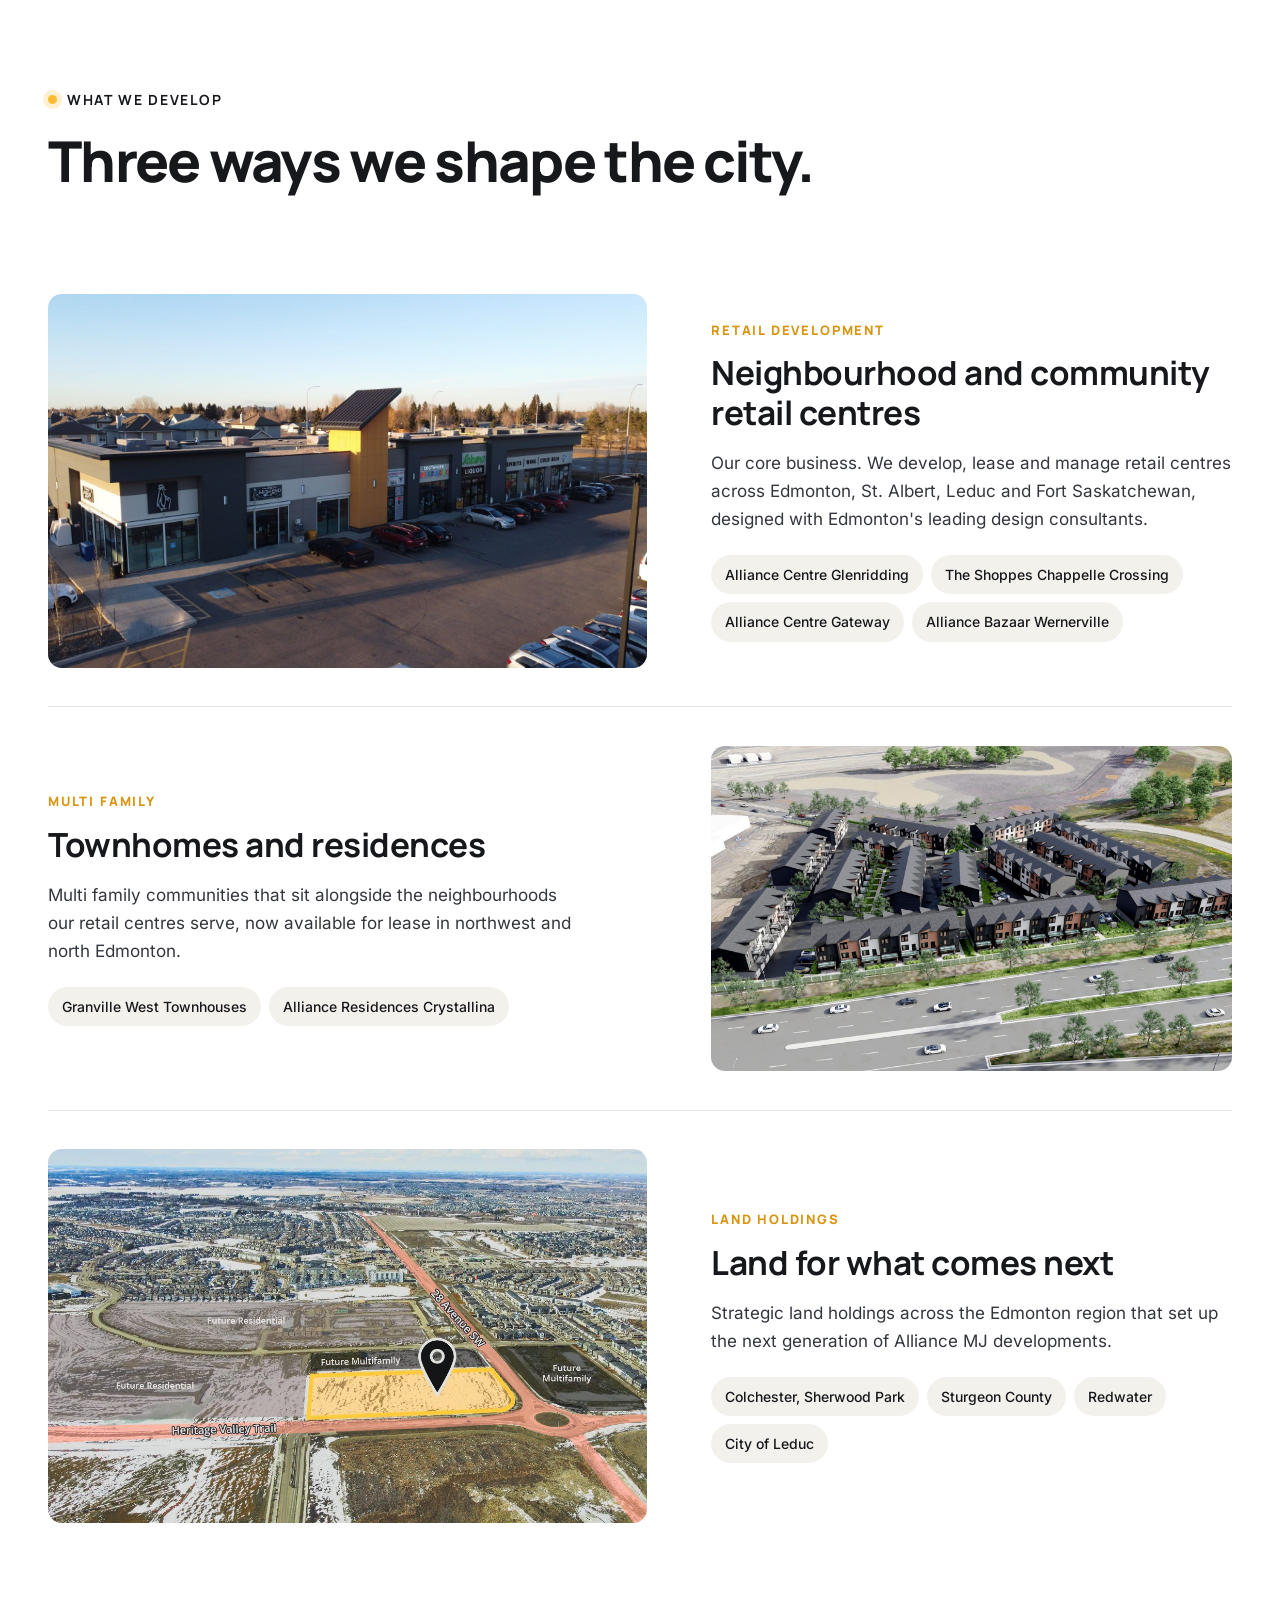
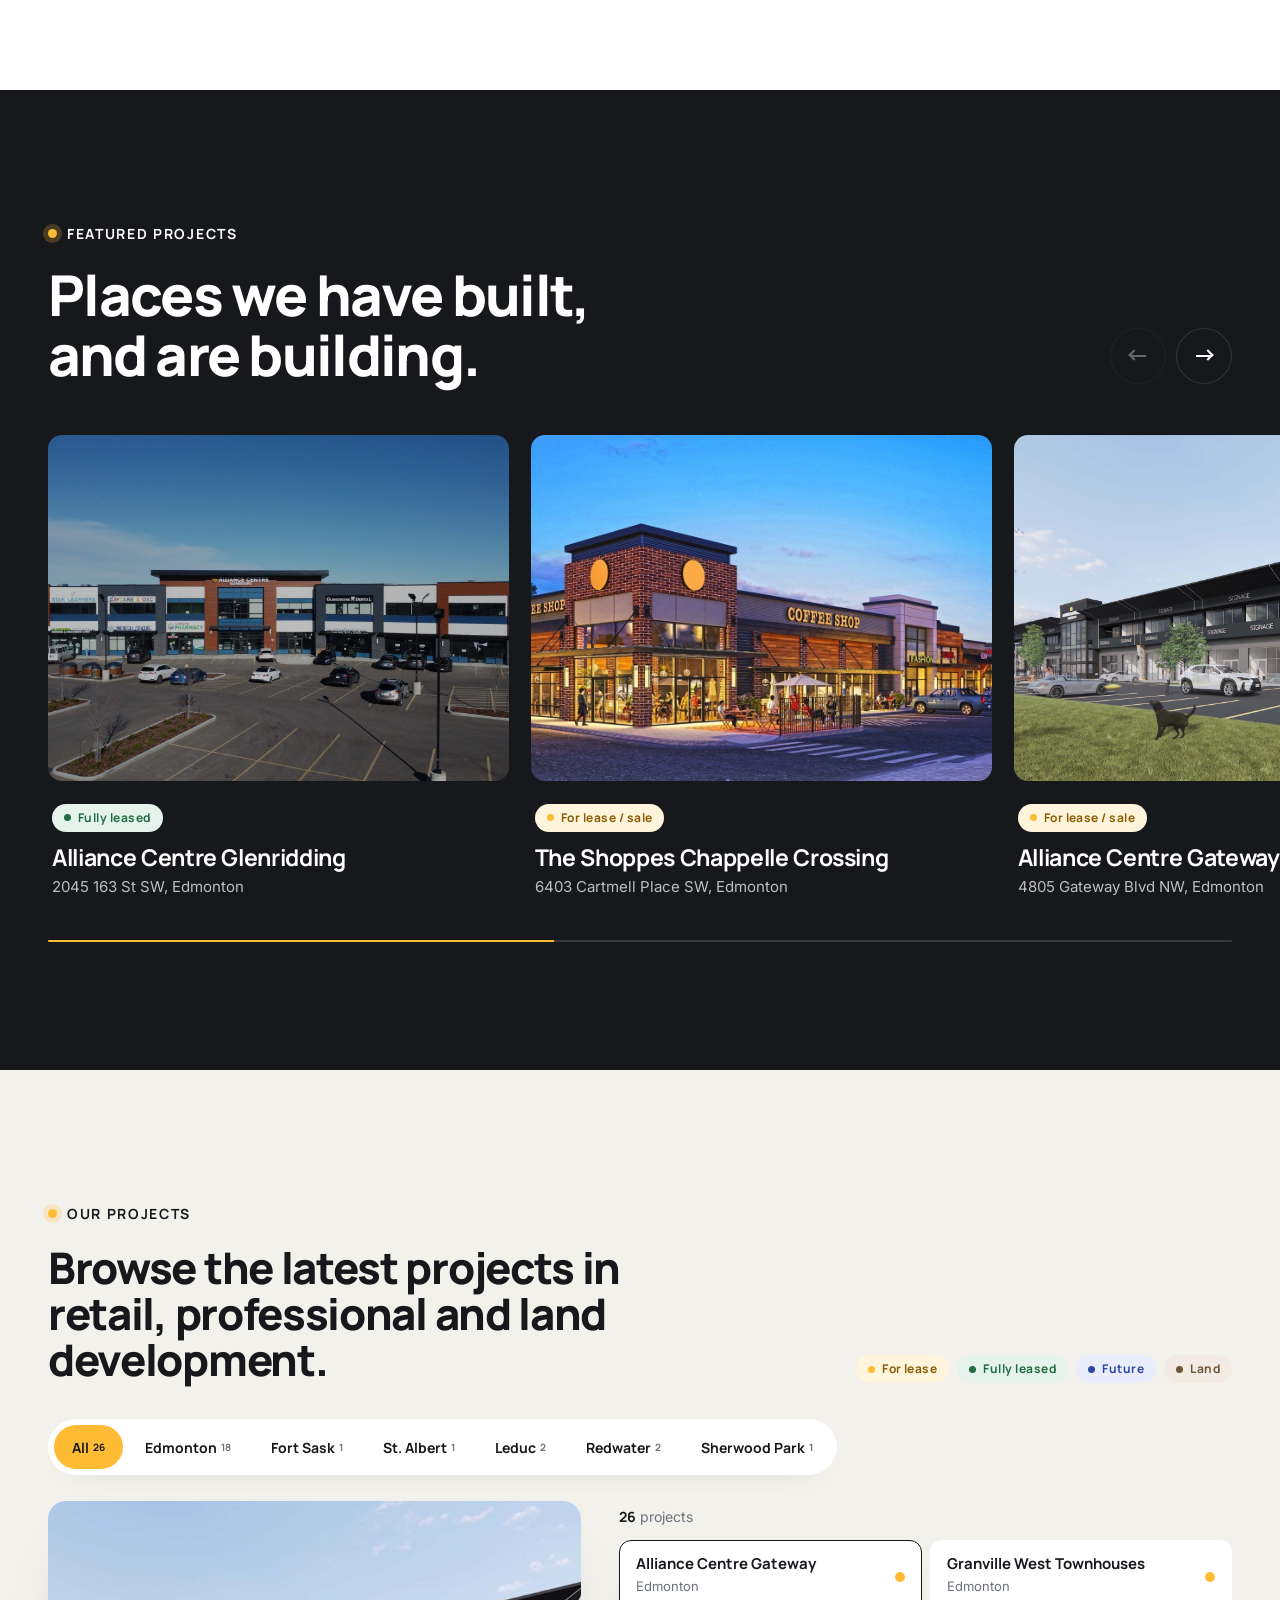
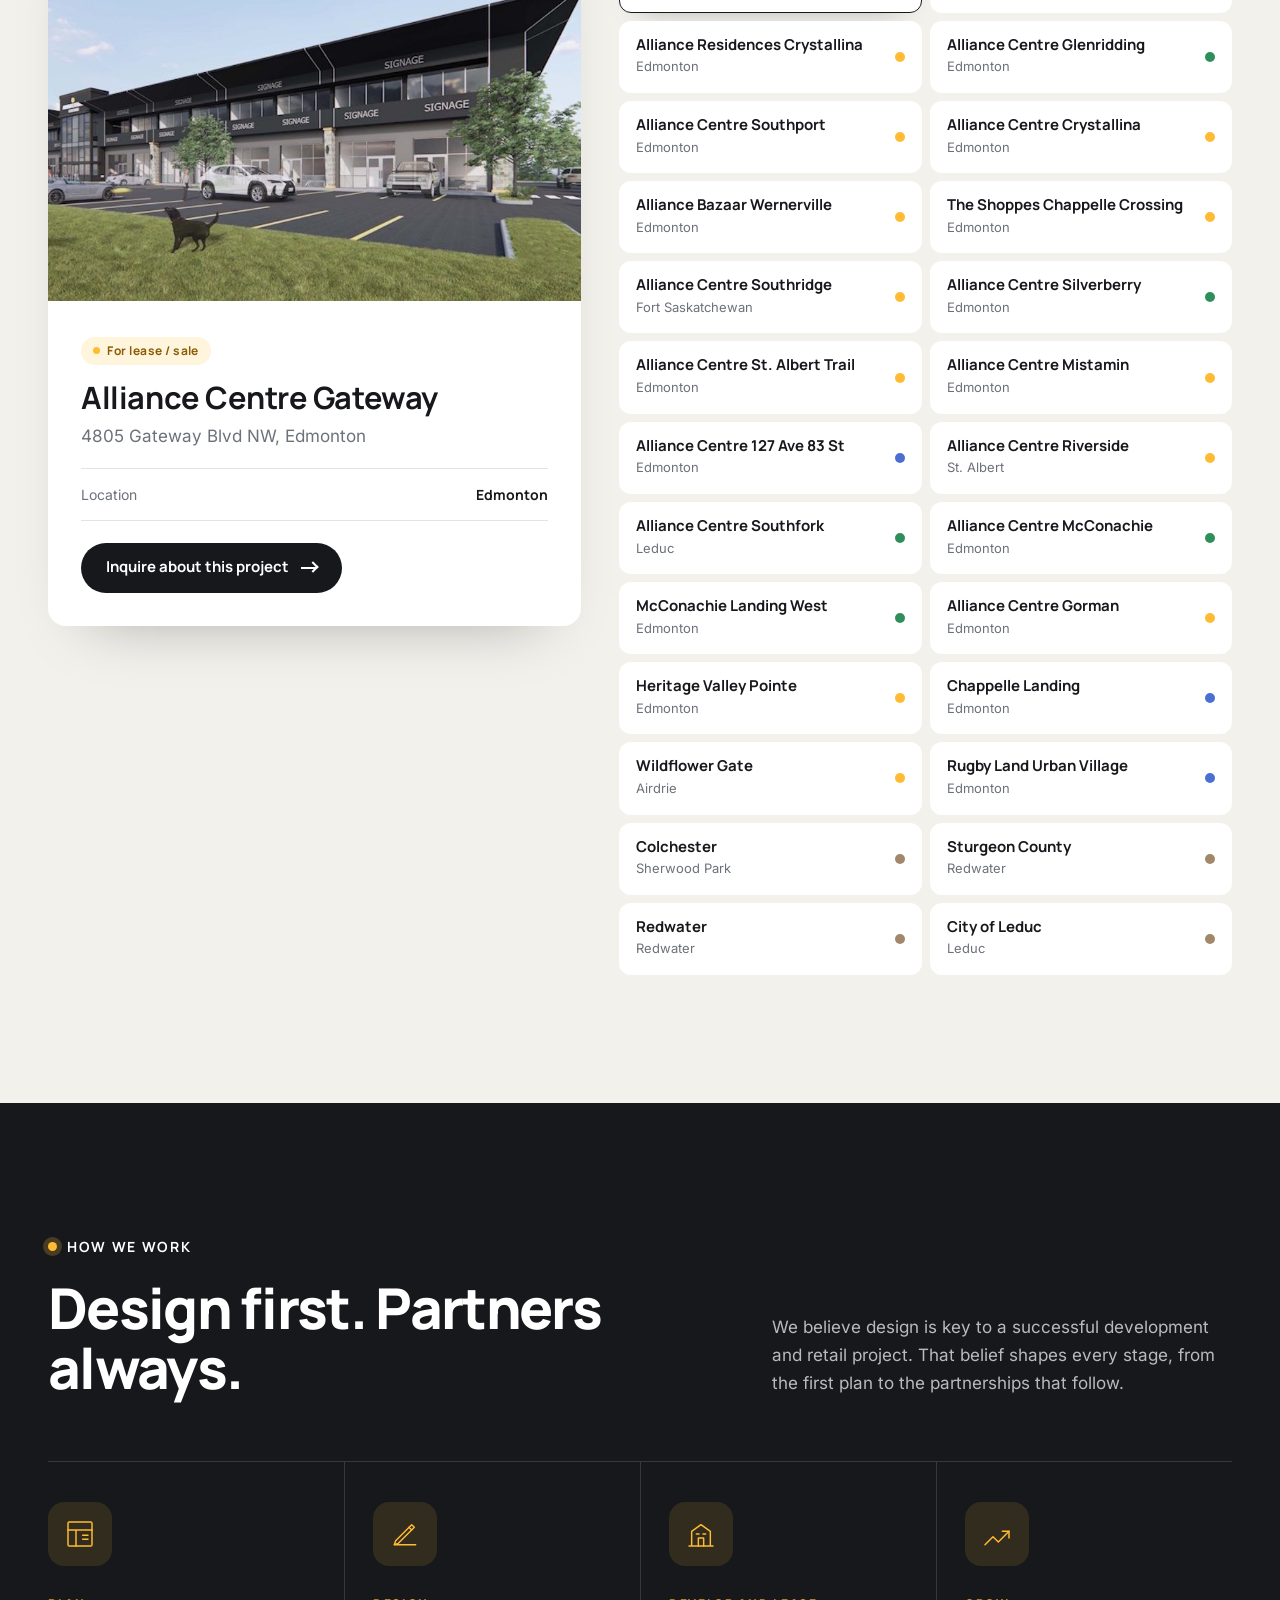
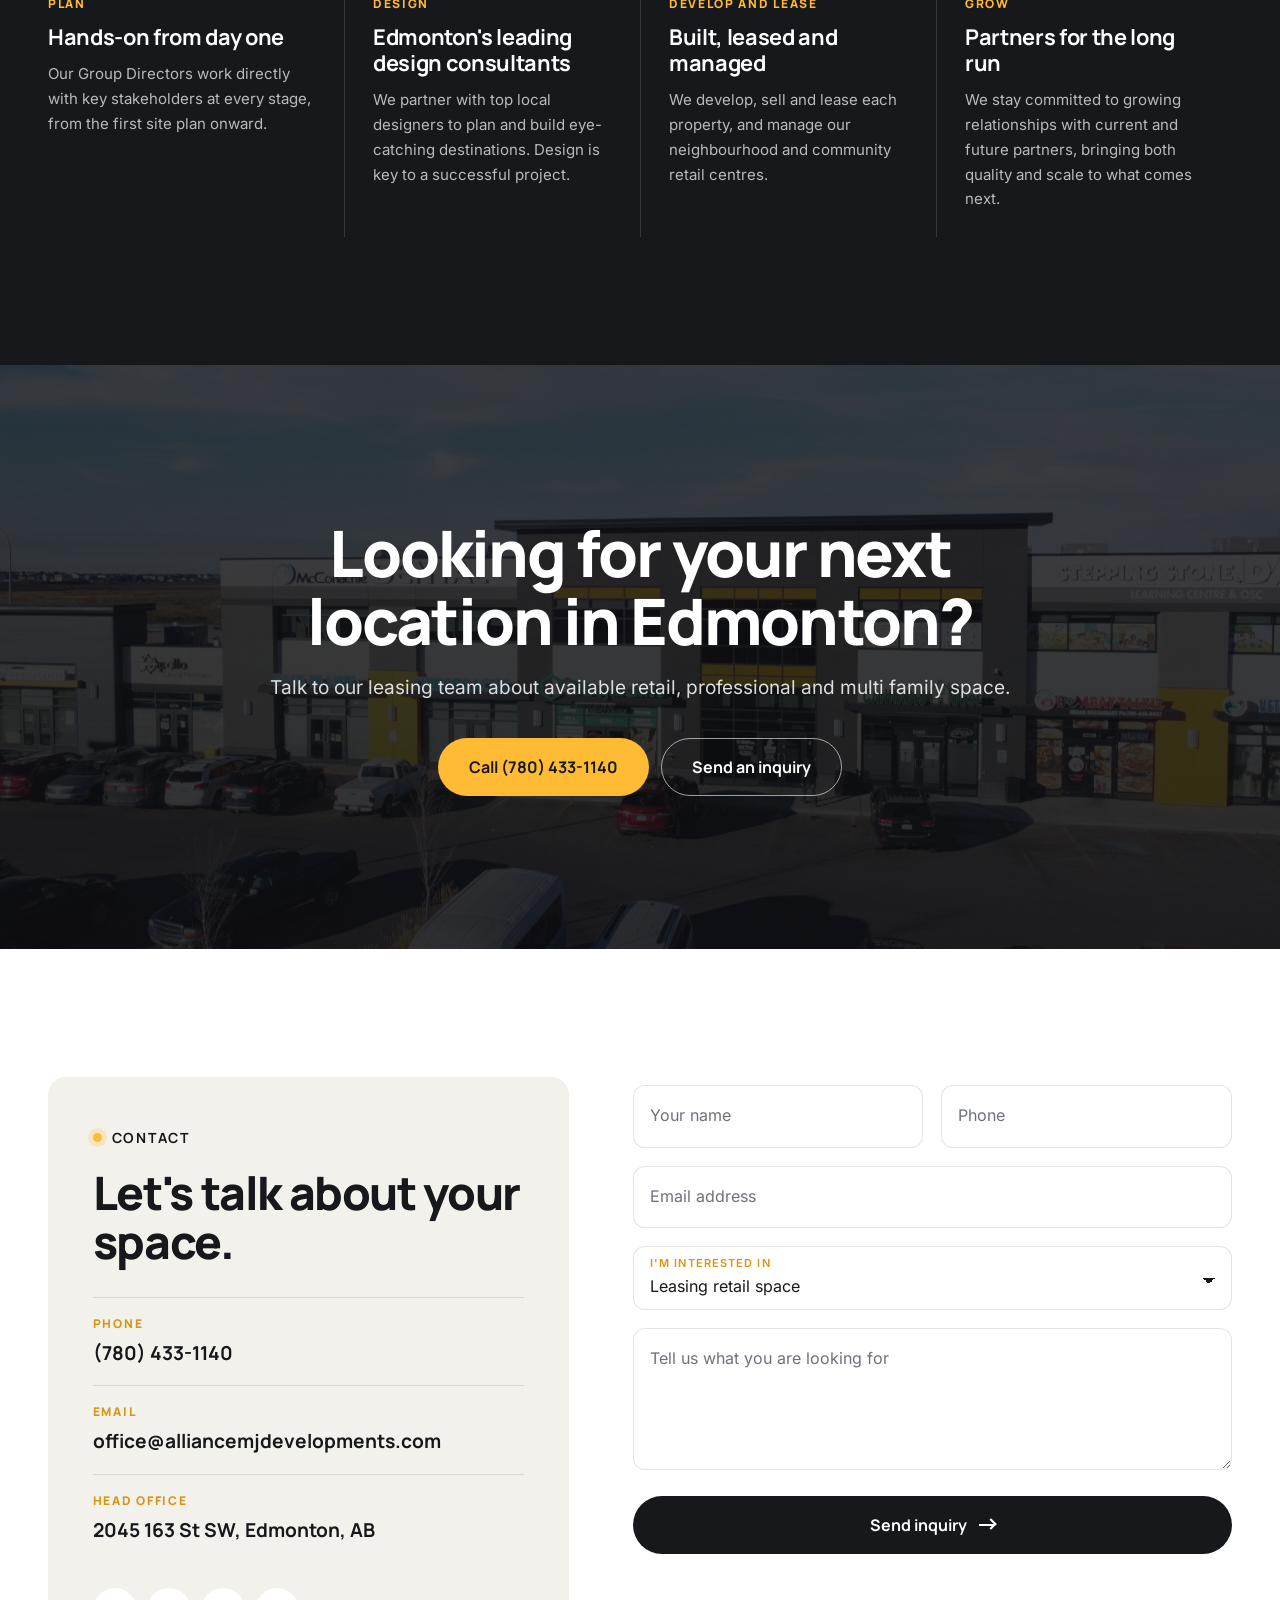
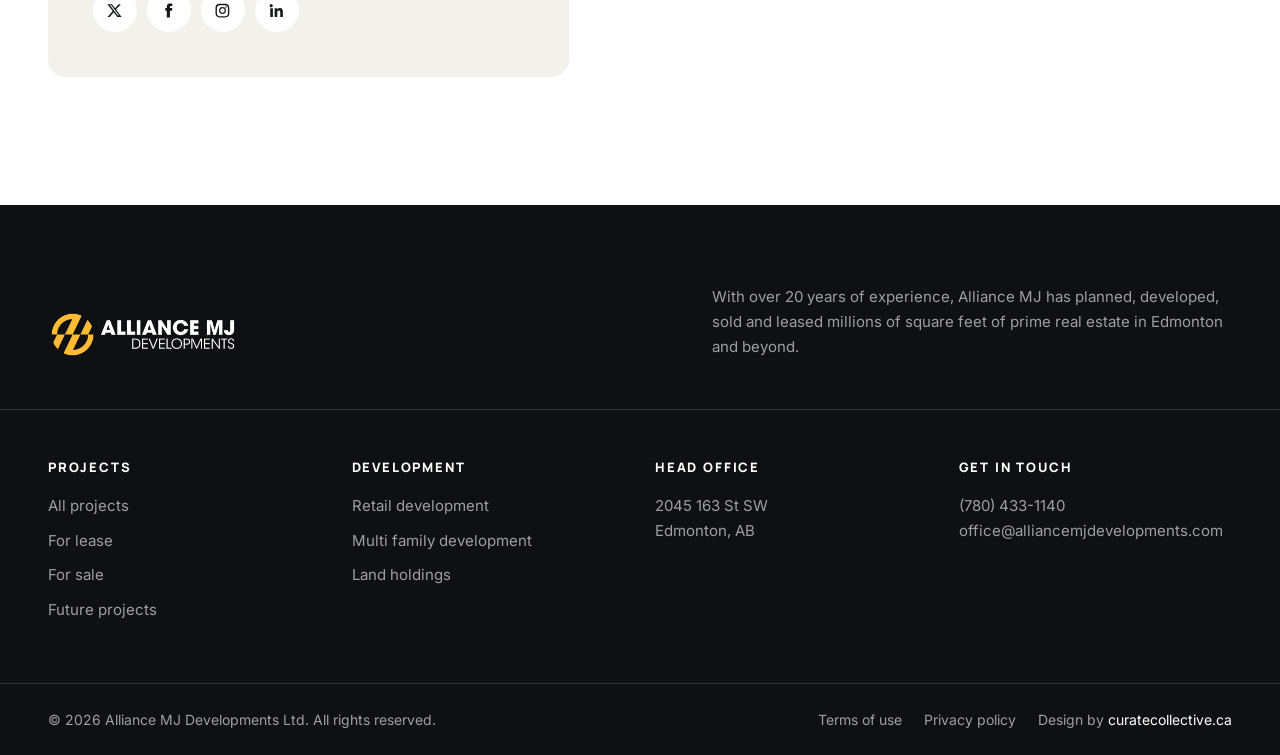
<file: homepage-v2.html>
<!DOCTYPE html>
<html lang="en">
<head>
  <meta charset="utf-8">
  <meta name="viewport" content="width=device-width, initial-scale=1">
  <title>Homepage V2 | Alliance MJ Developments | Commercial Development, Leasing and Management in Edmonton</title>
  <meta name="description" content="Alliance MJ Developments plans, develops, sells and leases retail centres, multi family homes and land across Edmonton and Alberta. Over 20 years of experience. Find space for lease today.">
  <meta name="robots" content="noindex">
  <meta property="og:type" content="website">
  <meta property="og:title" content="Alliance MJ Developments | Enhancing Edmonton for Over 20 Years">
  <meta property="og:image" content="assets/images/projects/alliance-bazaar-wernerville/slide-1.jpg">
  <meta name="theme-color" content="#16181c">
  <link rel="icon" type="image/png" sizes="32x32" href="assets/icons/favicon-32.png">
  <link rel="apple-touch-icon" href="assets/icons/apple-touch-icon.png">
  <link rel="preload" href="assets/fonts/manrope-latin-800-normal.woff2" as="font" type="font/woff2" crossorigin>
  <link rel="stylesheet" href="assets/css/v2.css">
</head>
<body>
  <a class="skip" href="#main">Skip to content</a>

  <header class="hdr" id="top">
    <div class="wrap hdr-in">
      <a class="brand" href="#top" aria-label="Alliance MJ Developments home"><img src="assets/images/logo.png" alt="Alliance MJ Developments" width="170" height="44"></a>
      <nav class="nav" aria-label="Main">
        <ul>
          <li><a href="#" data-nolink class="is-current" aria-current="page">Welcome</a></li>
          <li><a href="#" data-nolink>Projects</a></li>
          <li><a href="#" data-nolink>Retail</a></li>
          <li><a href="#" data-nolink>Multi Family</a></li>
          <li><a href="#" data-nolink>Land</a></li>
          <li><a href="#" data-nolink>About</a></li>
          <li><a href="#" data-nolink>Contact</a></li>
        </ul>
      </nav>
      <a class="btn btn-ink hdr-cta" href="#contact">Leasing inquiry</a>
      <button class="burger" aria-expanded="false" aria-controls="mnav" aria-label="Open menu"><span></span><span></span></button>
    </div>
    <div class="mnav" id="mnav" hidden>
      <ul>
        <li><a href="#" data-nolink>Welcome</a></li>
        <li><a href="#" data-nolink>Projects</a></li>
        <li><a href="#" data-nolink>Retail</a></li>
        <li><a href="#" data-nolink>Multi Family</a></li>
        <li><a href="#" data-nolink>Land</a></li>
        <li><a href="#" data-nolink>About</a></li>
        <li><a href="#" data-nolink>Contact</a></li>
      </ul>
      <a class="btn btn-sun" href="#contact">Leasing inquiry</a>
      <a class="mnav-phone" href="tel:+17804331140">(780) 433-1140</a>
    </div>
  </header>

  <main id="main">

    <!-- HERO: split editorial -->
    <section class="hero" aria-labelledby="hero-title">
      <div class="hero-bg" aria-hidden="true"><img src="assets/images/projects/alliance-bazaar-wernerville/slide-1.jpg" alt="" fetchpriority="high"></div>
      <div class="wrap hero-grid">
        <div class="hero-copy">
          <p class="kicker kicker-light anim" style="--d:.05s"><span class="dot"></span>Commercial development, leasing and management</p>
          <h1 id="hero-title" class="hero-title">
            <span class="ln"><span style="--d:.15s">Enhancing</span></span>
            <span class="ln"><span style="--d:.28s">Edmonton</span></span>
            <span class="ln"><span style="--d:.41s"><em>for over 20 years.</em></span></span>
          </h1>
          <p class="hero-lede anim" style="--d:.7s">We plan, develop, sell and lease prime real estate across Edmonton and beyond, from neighbourhood retail centres to multi family homes and land holdings.</p>
          <div class="hero-ctas anim" style="--d:.85s">
            <a class="btn btn-sun btn-lg" href="#projects">Explore projects <span class="arr" aria-hidden="true"></span></a>
            <a class="btn btn-ghost btn-lg" href="tel:+17804331140">Call (780) 433-1140</a>
          </div>
          <dl class="hero-stats anim" style="--d:1s">
            <div><dt><span data-count="20">20</span>+</dt><dd>Years in Edmonton</dd></div>
            <div><dt data-count="26">26</dt><dd>Projects</dd></div>
            <div><dt data-count="14">14</dt><dd>Available now</dd></div>
          </dl>
        </div>
        <div class="hero-visual">
          <a class="hv-card anim" style="--d:1.1s" href="#projects">
            <span class="hv-card-k">Now leasing</span>
            <ul>
              <li><strong>Alliance Centre Gateway</strong><span>Gateway Blvd NW</span></li>
              <li><strong>The Shoppes Chappelle Crossing</strong><span>Cartmell Place SW</span></li>
              <li><strong>Heritage Valley Pointe</strong><span>103A St NW</span></li>
            </ul>
            <span class="hv-card-more">See all 14 available <span class="arr" aria-hidden="true"></span></span>
          </a>
        </div>
      </div>
    </section>

    <!-- STATEMENT -->
    <section class="statement" aria-labelledby="about-title">
      <div class="wrap statement-in">
        <p class="kicker reveal"><span class="dot"></span>The company</p>
        <h2 id="about-title" class="statement-text reveal">An Edmonton company specializing in the commercial development and management of <mark>neighbourhood and community retail centres</mark>, built around the success of our retail partners and to be <mark>a destination of choice</mark> for consumers.</h2>
        <div class="statement-foot reveal">
          <p>For over 20 years we have planned, developed, sold and leased millions of square feet of prime real estate in Edmonton and beyond, with millions more planned and in development.</p>
          <div class="leaders">
            <div class="leader"><span class="mono" aria-hidden="true">MS</span><div><strong>Mintu Sunner</strong><span>Group Director</span></div></div>
            <div class="leader"><span class="mono" aria-hidden="true">JD</span><div><strong>Joe Dhami</strong><span>Group Director</span></div></div>
          </div>
        </div>
      </div>
    </section>

    <!-- DEVELOPMENTS: alternating rows -->
    <section class="devs" aria-labelledby="devs-title">
      <div class="wrap">
        <div class="head reveal">
          <p class="kicker"><span class="dot"></span>What we develop</p>
          <h2 id="devs-title">Three ways we shape the city.</h2>
        </div>
        <article class="dev reveal">
          <figure class="dev-img"><img src="assets/images/projects/alliance-centre-southfork/slide-1.jpg" alt="Alliance Centre Southfork retail centre in Leduc" loading="lazy"></figure>
          <div class="dev-txt">
            <p class="dev-k">Retail Development</p>
            <h3>Neighbourhood and community retail centres</h3>
            <p>Our core business. We develop, lease and manage retail centres across Edmonton, St. Albert, Leduc and Fort Saskatchewan, designed with Edmonton's leading design consultants.</p>
            <ul class="chips-static"><li>Alliance Centre Glenridding</li><li>The Shoppes Chappelle Crossing</li><li>Alliance Centre Gateway</li><li>Alliance Bazaar Wernerville</li></ul>
          </div>
        </article>
        <article class="dev dev-flip reveal">
          <figure class="dev-img"><img src="assets/images/projects/alliance-residences-crystallina/slide-1.jpg" alt="Rendering of Alliance Residences Crystallina townhomes in north Edmonton" loading="lazy"></figure>
          <div class="dev-txt">
            <p class="dev-k">Multi Family</p>
            <h3>Townhomes and residences</h3>
            <p>Multi family communities that sit alongside the neighbourhoods our retail centres serve, now available for lease in northwest and north Edmonton.</p>
            <ul class="chips-static"><li>Granville West Townhouses</li><li>Alliance Residences Crystallina</li></ul>
          </div>
        </article>
        <article class="dev reveal">
          <figure class="dev-img"><img src="assets/images/projects/chappelle-landing/slide-1.jpg" alt="Aerial view of the Chappelle Landing development site in southwest Edmonton" loading="lazy"></figure>
          <div class="dev-txt">
            <p class="dev-k">Land Holdings</p>
            <h3>Land for what comes next</h3>
            <p>Strategic land holdings across the Edmonton region that set up the next generation of Alliance MJ developments.</p>
            <ul class="chips-static"><li>Colchester, Sherwood Park</li><li>Sturgeon County</li><li>Redwater</li><li>City of Leduc</li></ul>
          </div>
        </article>
      </div>
    </section>

    <!-- FEATURED: carousel -->
    <section class="feat" aria-labelledby="feat-title">
      <div class="wrap feat-head">
        <div>
          <p class="kicker kicker-light"><span class="dot"></span>Featured projects</p>
          <h2 id="feat-title">Places we have built, and are building.</h2>
        </div>
        <div class="feat-nav">
          <button class="circle" data-prev aria-label="Previous project"><span class="arr arr-l" aria-hidden="true"></span></button>
          <button class="circle" data-next aria-label="Next project"><span class="arr" aria-hidden="true"></span></button>
        </div>
      </div>
      <div class="track" data-track tabindex="0" aria-label="Featured projects, scroll sideways">
          <article class="slide">
            <a href="#contact" aria-label="Inquire about Alliance Centre Glenridding">
              <figure><img src="assets/images/projects/alliance-centre-glenridding/slide-1.jpg" alt="Alliance Centre Glenridding" loading="lazy"></figure>
              <div class="slide-meta"><span class="tag pill-leased">Fully leased</span><h3>Alliance Centre Glenridding</h3><p>2045 163 St SW, Edmonton</p></div>
            </a>
          </article>
          <article class="slide">
            <a href="#contact" aria-label="Inquire about The Shoppes Chappelle Crossing">
              <figure><img src="assets/images/projects/the-shoppes-chappelle-crossing/slide-2.jpg" alt="The Shoppes Chappelle Crossing" loading="lazy"></figure>
              <div class="slide-meta"><span class="tag pill-open">For lease / sale</span><h3>The Shoppes Chappelle Crossing</h3><p>6403 Cartmell Place SW, Edmonton</p></div>
            </a>
          </article>
          <article class="slide">
            <a href="#contact" aria-label="Inquire about Alliance Centre Gateway">
              <figure><img src="assets/images/projects/alliance-centre-gateway/slide-1.jpg" alt="Alliance Centre Gateway" loading="lazy"></figure>
              <div class="slide-meta"><span class="tag pill-open">For lease / sale</span><h3>Alliance Centre Gateway</h3><p>4805 Gateway Blvd NW, Edmonton</p></div>
            </a>
          </article>
          <article class="slide">
            <a href="#contact" aria-label="Inquire about Granville West Townhouses">
              <figure><img src="assets/images/projects/granville-west/slide-2.jpg" alt="Granville West Townhouses" loading="lazy"></figure>
              <div class="slide-meta"><span class="tag pill-open">For lease</span><h3>Granville West Townhouses</h3><p>3131 Granville Drive NW, Edmonton</p></div>
            </a>
          </article>
          <article class="slide">
            <a href="#contact" aria-label="Inquire about Alliance Centre Silverberry">
              <figure><img src="assets/images/projects/alliance-centre-silverberry/slide-1.jpg" alt="Alliance Centre Silverberry" loading="lazy"></figure>
              <div class="slide-meta"><span class="tag pill-leased">Fully leased</span><h3>Alliance Centre Silverberry</h3><p>3341 34 St NW, Edmonton</p></div>
            </a>
          </article>
          <article class="slide">
            <a href="#contact" aria-label="Inquire about Rugby Land Urban Village">
              <figure><img src="assets/images/projects/rugby-land/slide-1.jpg" alt="Rugby Land Urban Village" loading="lazy"></figure>
              <div class="slide-meta"><span class="tag pill-future">Future project</span><h3>Rugby Land Urban Village</h3><p>111 St & Ellerslie Rd, Edmonton</p></div>
            </a>
          </article>
      </div>
      <div class="wrap"><div class="track-bar" aria-hidden="true"><i data-track-bar></i></div></div>
    </section>

    <!-- ALL PROJECTS: preview browser -->
    <section class="projects" id="projects" aria-labelledby="projects-title">
      <div class="wrap">
        <div class="projects-head reveal">
          <div>
            <p class="kicker"><span class="dot"></span>Our projects</p>
            <h2 id="projects-title">Browse the latest projects in retail, professional and land development.</h2>
          </div>
          <div class="legend" aria-hidden="true"><span class="tag pill-open">For lease</span><span class="tag pill-leased">Fully leased</span><span class="tag pill-future">Future</span><span class="tag pill-land">Land</span></div>
        </div>
        <div class="tabs" role="tablist" aria-label="Filter projects by location">
            <button class="tab is-active" role="tab" aria-selected="true" data-loc="all">All<sup>26</sup></button>
            <button class="tab" role="tab" aria-selected="false" data-loc="edmonton">Edmonton<sup>18</sup></button>
            <button class="tab" role="tab" aria-selected="false" data-loc="fort-sask">Fort Sask<sup>1</sup></button>
            <button class="tab" role="tab" aria-selected="false" data-loc="st-albert">St. Albert<sup>1</sup></button>
            <button class="tab" role="tab" aria-selected="false" data-loc="leduc">Leduc<sup>2</sup></button>
            <button class="tab" role="tab" aria-selected="false" data-loc="redwater">Redwater<sup>2</sup></button>
            <button class="tab" role="tab" aria-selected="false" data-loc="sherwood-park">Sherwood Park<sup>1</sup></button>
        </div>
        <div class="pb">
          <aside class="pb-preview" aria-live="polite">
            <figure class="pb-fig"><img data-pv-img src="assets/images/projects/alliance-centre-gateway/thumb.jpg" alt=""></figure>
            <div class="pb-info">
              <span class="tag pill-open" data-pv-tag>For lease / sale</span>
              <h3 data-pv-name>Alliance Centre Gateway</h3>
              <p class="pb-addr" data-pv-addr>4805 Gateway Blvd NW, Edmonton</p>
              <div class="pb-meta"><span>Location</span><strong data-pv-town>Edmonton</strong></div>
              <a class="btn btn-ink" href="#contact">Inquire about this project <span class="arr" aria-hidden="true"></span></a>
            </div>
          </aside>
          <div class="pb-list-wrap">
            <p class="pb-count"><strong data-pb-count>26</strong> projects</p>
            <ul class="pb-list" data-pb-list>
            <li class="pb-item is-on" data-loc="edmonton" data-img="assets/images/projects/alliance-centre-gateway/thumb.jpg" data-addr="4805 Gateway Blvd NW, Edmonton" data-town="Edmonton" data-pill="pill-open" data-status="For lease / sale">
              <button type="button"><span class="pb-thumb"><img src="assets/images/projects/alliance-centre-gateway/thumb.jpg" alt="" loading="lazy" width="800" height="568"></span><span class="pb-name">Alliance Centre Gateway</span><span class="pb-town">Edmonton</span><span class="pb-dot pill-open" title="For lease / sale"></span></button>
            </li>
            <li class="pb-item" data-loc="edmonton" data-img="assets/images/projects/granville-west/thumb.jpg" data-addr="3131 Granville Dr NW, Edmonton" data-town="Edmonton" data-pill="pill-open" data-status="For lease">
              <button type="button"><span class="pb-thumb"><img src="assets/images/projects/granville-west/thumb.jpg" alt="" loading="lazy" width="800" height="568"></span><span class="pb-name">Granville West Townhouses</span><span class="pb-town">Edmonton</span><span class="pb-dot pill-open" title="For lease"></span></button>
            </li>
            <li class="pb-item" data-loc="edmonton" data-img="assets/images/projects/alliance-residences-crystallina/thumb.jpg" data-addr="6940 178 Ave NW, Edmonton" data-town="Edmonton" data-pill="pill-open" data-status="For lease">
              <button type="button"><span class="pb-thumb"><img src="assets/images/projects/alliance-residences-crystallina/thumb.jpg" alt="" loading="lazy" width="800" height="568"></span><span class="pb-name">Alliance Residences Crystallina</span><span class="pb-town">Edmonton</span><span class="pb-dot pill-open" title="For lease"></span></button>
            </li>
            <li class="pb-item" data-loc="edmonton" data-img="assets/images/projects/alliance-centre-glenridding/thumb.jpg" data-addr="2045 163 St SW, Edmonton" data-town="Edmonton" data-pill="pill-leased" data-status="Fully leased">
              <button type="button"><span class="pb-thumb"><img src="assets/images/projects/alliance-centre-glenridding/thumb.jpg" alt="" loading="lazy" width="800" height="568"></span><span class="pb-name">Alliance Centre Glenridding</span><span class="pb-town">Edmonton</span><span class="pb-dot pill-leased" title="Fully leased"></span></button>
            </li>
            <li class="pb-item" data-loc="edmonton" data-img="assets/images/projects/alliance-centre-southport/thumb.jpg" data-addr="3504 Ewing Trail SW, Edmonton" data-town="Edmonton" data-pill="pill-open" data-status="For lease">
              <button type="button"><span class="pb-thumb"><img src="assets/images/projects/alliance-centre-southport/thumb.jpg" alt="" loading="lazy" width="800" height="568"></span><span class="pb-name">Alliance Centre Southport</span><span class="pb-town">Edmonton</span><span class="pb-dot pill-open" title="For lease"></span></button>
            </li>
            <li class="pb-item" data-loc="edmonton" data-img="assets/images/projects/alliance-centre-crystallina/thumb.jpg" data-addr="66 St NW &amp; 178 Ave NW, Edmonton" data-town="Edmonton" data-pill="pill-open" data-status="For lease / sale">
              <button type="button"><span class="pb-thumb"><img src="assets/images/projects/alliance-centre-crystallina/thumb.jpg" alt="" loading="lazy" width="800" height="568"></span><span class="pb-name">Alliance Centre Crystallina</span><span class="pb-town">Edmonton</span><span class="pb-dot pill-open" title="For lease / sale"></span></button>
            </li>
            <li class="pb-item" data-loc="edmonton" data-img="assets/images/projects/alliance-bazaar-wernerville/thumb.jpg" data-addr="6830 Ellerslie Rd SW, Edmonton" data-town="Edmonton" data-pill="pill-open" data-status="For lease">
              <button type="button"><span class="pb-thumb"><img src="assets/images/projects/alliance-bazaar-wernerville/thumb.jpg" alt="" loading="lazy" width="800" height="568"></span><span class="pb-name">Alliance Bazaar Wernerville</span><span class="pb-town">Edmonton</span><span class="pb-dot pill-open" title="For lease"></span></button>
            </li>
            <li class="pb-item" data-loc="edmonton" data-img="assets/images/projects/the-shoppes-chappelle-crossing/thumb.jpg" data-addr="6403 Cartmell Pl SW, Edmonton" data-town="Edmonton" data-pill="pill-open" data-status="For lease / sale">
              <button type="button"><span class="pb-thumb"><img src="assets/images/projects/the-shoppes-chappelle-crossing/thumb.jpg" alt="" loading="lazy" width="800" height="568"></span><span class="pb-name">The Shoppes Chappelle Crossing</span><span class="pb-town">Edmonton</span><span class="pb-dot pill-open" title="For lease / sale"></span></button>
            </li>
            <li class="pb-item" data-loc="fort-sask" data-img="assets/images/projects/alliance-centre-southridge/thumb.jpg" data-addr="Fort Saskatchewan" data-town="Fort Saskatchewan" data-pill="pill-open" data-status="For lease">
              <button type="button"><span class="pb-thumb"><img src="assets/images/projects/alliance-centre-southridge/thumb.jpg" alt="" loading="lazy" width="800" height="568"></span><span class="pb-name">Alliance Centre Southridge</span><span class="pb-town">Fort Saskatchewan</span><span class="pb-dot pill-open" title="For lease"></span></button>
            </li>
            <li class="pb-item" data-loc="edmonton" data-img="assets/images/projects/alliance-centre-silverberry/thumb.jpg" data-addr="3341 34 St NW, Edmonton" data-town="Edmonton" data-pill="pill-leased" data-status="Fully leased">
              <button type="button"><span class="pb-thumb"><img src="assets/images/projects/alliance-centre-silverberry/thumb.jpg" alt="" loading="lazy" width="800" height="568"></span><span class="pb-name">Alliance Centre Silverberry</span><span class="pb-town">Edmonton</span><span class="pb-dot pill-leased" title="Fully leased"></span></button>
            </li>
            <li class="pb-item" data-loc="edmonton" data-img="assets/images/projects/alliance-centre-st-albert-trail/thumb.jpg" data-addr="13151 146 St NW, Edmonton" data-town="Edmonton" data-pill="pill-open" data-status="For lease">
              <button type="button"><span class="pb-thumb"><img src="assets/images/projects/alliance-centre-st-albert-trail/thumb.jpg" alt="" loading="lazy" width="800" height="568"></span><span class="pb-name">Alliance Centre St. Albert Trail</span><span class="pb-town">Edmonton</span><span class="pb-dot pill-open" title="For lease"></span></button>
            </li>
            <li class="pb-item" data-loc="edmonton" data-img="assets/images/projects/alliance-centre-mistamin/thumb.jpg" data-addr="12719 156 St NW, Edmonton" data-town="Edmonton" data-pill="pill-open" data-status="For lease">
              <button type="button"><span class="pb-thumb"><img src="assets/images/projects/alliance-centre-mistamin/thumb.jpg" alt="" loading="lazy" width="800" height="568"></span><span class="pb-name">Alliance Centre Mistamin</span><span class="pb-town">Edmonton</span><span class="pb-dot pill-open" title="For lease"></span></button>
            </li>
            <li class="pb-item" data-loc="edmonton" data-img="assets/images/projects/alliance-centre-127-ave-83-st/thumb.jpg" data-addr="127 Ave NW &amp; 83 St NW, Edmonton" data-town="Edmonton" data-pill="pill-future" data-status="Future project">
              <button type="button"><span class="pb-thumb"><img src="assets/images/projects/alliance-centre-127-ave-83-st/thumb.jpg" alt="" loading="lazy" width="800" height="568"></span><span class="pb-name">Alliance Centre 127 Ave 83 St</span><span class="pb-town">Edmonton</span><span class="pb-dot pill-future" title="Future project"></span></button>
            </li>
            <li class="pb-item" data-loc="st-albert" data-img="assets/images/projects/alliance-centre-riverside/thumb.jpg" data-addr="3 Redspur Dr, St. Albert" data-town="St. Albert" data-pill="pill-open" data-status="For lease">
              <button type="button"><span class="pb-thumb"><img src="assets/images/projects/alliance-centre-riverside/thumb.jpg" alt="" loading="lazy" width="800" height="568"></span><span class="pb-name">Alliance Centre Riverside</span><span class="pb-town">St. Albert</span><span class="pb-dot pill-open" title="For lease"></span></button>
            </li>
            <li class="pb-item" data-loc="leduc" data-img="assets/images/projects/alliance-centre-southfork/thumb.jpg" data-addr="100 Southfork Dr, Leduc" data-town="Leduc" data-pill="pill-leased" data-status="Fully leased">
              <button type="button"><span class="pb-thumb"><img src="assets/images/projects/alliance-centre-southfork/thumb.jpg" alt="" loading="lazy" width="800" height="568"></span><span class="pb-name">Alliance Centre Southfork</span><span class="pb-town">Leduc</span><span class="pb-dot pill-leased" title="Fully leased"></span></button>
            </li>
            <li class="pb-item" data-loc="edmonton" data-img="assets/images/projects/alliance-centre-mcconachie/thumb.jpg" data-addr="16510 59A St NW, Edmonton" data-town="Edmonton" data-pill="pill-leased" data-status="Fully leased">
              <button type="button"><span class="pb-thumb"><img src="assets/images/projects/alliance-centre-mcconachie/thumb.jpg" alt="" loading="lazy" width="800" height="568"></span><span class="pb-name">Alliance Centre McConachie</span><span class="pb-town">Edmonton</span><span class="pb-dot pill-leased" title="Fully leased"></span></button>
            </li>
            <li class="pb-item" data-loc="edmonton" data-img="assets/images/projects/mcconachie-landing-west/thumb.jpg" data-addr="6504 170 Ave NW, Edmonton" data-town="Edmonton" data-pill="pill-leased" data-status="Fully leased">
              <button type="button"><span class="pb-thumb"><img src="assets/images/projects/mcconachie-landing-west/thumb.jpg" alt="" loading="lazy" width="800" height="568"></span><span class="pb-name">McConachie Landing West</span><span class="pb-town">Edmonton</span><span class="pb-dot pill-leased" title="Fully leased"></span></button>
            </li>
            <li class="pb-item" data-loc="edmonton" data-img="assets/images/projects/alliance-centre-gorman/thumb.jpg" data-addr="153 Ave &amp; 18 St NW, Edmonton" data-town="Edmonton" data-pill="pill-open" data-status="For lease">
              <button type="button"><span class="pb-thumb"><img src="assets/images/projects/alliance-centre-gorman/thumb.jpg" alt="" loading="lazy" width="800" height="568"></span><span class="pb-name">Alliance Centre Gorman</span><span class="pb-town">Edmonton</span><span class="pb-dot pill-open" title="For lease"></span></button>
            </li>
            <li class="pb-item" data-loc="edmonton" data-img="assets/images/projects/heritage-valley-pointe/thumb.jpg" data-addr="1115 103A St NW, Edmonton" data-town="Edmonton" data-pill="pill-open" data-status="For lease">
              <button type="button"><span class="pb-thumb"><img src="assets/images/projects/heritage-valley-pointe/thumb.jpg" alt="" loading="lazy" width="800" height="568"></span><span class="pb-name">Heritage Valley Pointe</span><span class="pb-town">Edmonton</span><span class="pb-dot pill-open" title="For lease"></span></button>
            </li>
            <li class="pb-item" data-loc="edmonton" data-img="assets/images/projects/chappelle-landing/thumb.jpg" data-addr="2804 Heritage Valley Trail SW, Edmonton" data-town="Edmonton" data-pill="pill-future" data-status="Future project">
              <button type="button"><span class="pb-thumb"><img src="assets/images/projects/chappelle-landing/thumb.jpg" alt="" loading="lazy" width="800" height="568"></span><span class="pb-name">Chappelle Landing</span><span class="pb-town">Edmonton</span><span class="pb-dot pill-future" title="Future project"></span></button>
            </li>
            <li class="pb-item" data-loc="airdrie" data-img="assets/images/projects/wildflower-gate/thumb.jpg" data-addr="75 Wildwoods Court SW, Airdrie" data-town="Airdrie" data-pill="pill-open" data-status="For lease">
              <button type="button"><span class="pb-thumb"><img src="assets/images/projects/wildflower-gate/thumb.jpg" alt="" loading="lazy" width="800" height="568"></span><span class="pb-name">Wildflower Gate</span><span class="pb-town">Airdrie</span><span class="pb-dot pill-open" title="For lease"></span></button>
            </li>
            <li class="pb-item" data-loc="edmonton" data-img="assets/images/projects/rugby-land/thumb.jpg" data-addr="111 St &amp; Ellerslie Rd, Edmonton" data-town="Edmonton" data-pill="pill-future" data-status="Future project">
              <button type="button"><span class="pb-thumb"><img src="assets/images/projects/rugby-land/thumb.jpg" alt="" loading="lazy" width="800" height="568"></span><span class="pb-name">Rugby Land Urban Village</span><span class="pb-town">Edmonton</span><span class="pb-dot pill-future" title="Future project"></span></button>
            </li>
            <li class="pb-item" data-loc="sherwood-park" data-img="assets/images/projects/colchester/thumb.jpg" data-addr="Sherwood Park" data-town="Sherwood Park" data-pill="pill-land" data-status="Land">
              <button type="button"><span class="pb-thumb"><img src="assets/images/projects/colchester/thumb.jpg" alt="" loading="lazy" width="800" height="568"></span><span class="pb-name">Colchester</span><span class="pb-town">Sherwood Park</span><span class="pb-dot pill-land" title="Land"></span></button>
            </li>
            <li class="pb-item" data-loc="redwater" data-img="assets/images/projects/sturgeon-county/thumb.jpg" data-addr="Redwater and Sturgeon County area" data-town="Redwater" data-pill="pill-land" data-status="Land">
              <button type="button"><span class="pb-thumb"><img src="assets/images/projects/sturgeon-county/thumb.jpg" alt="" loading="lazy" width="800" height="568"></span><span class="pb-name">Sturgeon County</span><span class="pb-town">Redwater</span><span class="pb-dot pill-land" title="Land"></span></button>
            </li>
            <li class="pb-item" data-loc="redwater" data-img="assets/images/projects/redwater/thumb.jpg" data-addr="Redwater area" data-town="Redwater" data-pill="pill-land" data-status="Land">
              <button type="button"><span class="pb-thumb"><img src="assets/images/projects/redwater/thumb.jpg" alt="" loading="lazy" width="800" height="568"></span><span class="pb-name">Redwater</span><span class="pb-town">Redwater</span><span class="pb-dot pill-land" title="Land"></span></button>
            </li>
            <li class="pb-item" data-loc="leduc" data-img="assets/images/projects/city-of-leduc/thumb.jpg" data-addr="Leduc area" data-town="Leduc" data-pill="pill-land" data-status="Land">
              <button type="button"><span class="pb-thumb"><img src="assets/images/projects/city-of-leduc/thumb.jpg" alt="" loading="lazy" width="800" height="568"></span><span class="pb-name">City of Leduc</span><span class="pb-town">Leduc</span><span class="pb-dot pill-land" title="Land"></span></button>
            </li>
            </ul>
          </div>
        </div>
      </div>
    </section>

    <!-- APPROACH -->
    <section class="ways" aria-labelledby="ways-title">
      <div class="wrap">
        <div class="ways-head reveal">
          <div>
            <p class="kicker kicker-light"><span class="dot"></span>How we work</p>
            <h2 id="ways-title">Design first. Partners always.</h2>
          </div>
          <p>We believe design is key to a successful development and retail project. That belief shapes every stage, from the first plan to the partnerships that follow.</p>
        </div>
        <div class="ways-grid">
          <article class="way reveal">
            <span class="way-icon"><svg viewBox="0 0 48 48" aria-hidden="true"><rect x="6" y="6" width="36" height="36" rx="2"/><path d="M6 18h36M18 18v24M28 26h8M28 32h8"/></svg></span>
            <p class="way-k">Plan</p>
            <h3>Hands-on from day one</h3>
            <p>Our Group Directors work directly with key stakeholders at every stage, from the first site plan onward.</p>
          </article>
          <article class="way reveal">
            <span class="way-icon"><svg viewBox="0 0 48 48" aria-hidden="true"><path d="M8 40l6-2 24-24-4-4L10 34z"/><path d="M30 14l4 4M8 40h32"/></svg></span>
            <p class="way-k">Design</p>
            <h3>Edmonton's leading design consultants</h3>
            <p>We partner with top local designers to plan and build eye-catching destinations. Design is key to a successful project.</p>
          </article>
          <article class="way reveal">
            <span class="way-icon"><svg viewBox="0 0 48 48" aria-hidden="true"><path d="M6 42h36M10 42V20l14-10 14 10v22"/><path d="M20 42V30h8v12M17 24h4M27 24h4"/></svg></span>
            <p class="way-k">Develop and lease</p>
            <h3>Built, leased and managed</h3>
            <p>We develop, sell and lease each property, and manage our neighbourhood and community retail centres.</p>
          </article>
          <article class="way reveal">
            <span class="way-icon"><svg viewBox="0 0 48 48" aria-hidden="true"><path d="M6 40l12-12 8 8 16-16"/><path d="M32 20h10v10"/></svg></span>
            <p class="way-k">Grow</p>
            <h3>Partners for the long run</h3>
            <p>We stay committed to growing relationships with current and future partners, bringing both quality and scale to what comes next.</p>
          </article>
        </div>
      </div>
    </section>

    <!-- CTA banner -->
    <section class="cta" aria-labelledby="cta-title">
      <div class="cta-bg" aria-hidden="true"><img src="assets/images/projects/mcconachie-landing-west/slide-1.jpg" alt="" loading="lazy"></div>
      <div class="wrap cta-in reveal">
        <h2 id="cta-title">Looking for your next location in Edmonton?</h2>
        <p>Talk to our leasing team about available retail, professional and multi family space.</p>
        <div class="cta-btns">
          <a class="btn btn-sun btn-lg" href="tel:+17804331140">Call (780) 433-1140</a>
          <a class="btn btn-ghost btn-lg" href="#contact">Send an inquiry</a>
        </div>
      </div>
    </section>

    <!-- CONTACT -->
    <section class="contact" id="contact" aria-labelledby="contact-title">
      <div class="wrap contact-grid">
        <div class="contact-card">
          <p class="kicker"><span class="dot"></span>Contact</p>
          <h2 id="contact-title">Let's talk about your space.</h2>
          <ul class="contact-items">
            <li><span class="ci-k">Phone</span><a href="tel:+17804331140">(780) 433-1140</a></li>
            <li><span class="ci-k">Email</span><a href="mailto:office@alliancemjdevelopments.com">office@alliancemjdevelopments.com</a></li>
            <li><span class="ci-k">Head office</span><a href="https://maps.google.com/?q=2045+163+St+SW+Edmonton+AB" target="_blank" rel="noopener">2045 163 St SW, Edmonton, AB</a></li>
          </ul>
          <ul class="socials">
            <li><a href="https://twitter.com/alliancemjdev" target="_blank" rel="noopener" aria-label="X (Twitter)"><svg viewBox="0 0 24 24" aria-hidden="true"><path d="M17.8 3h3.1l-6.8 7.7L22 21h-6.2l-4.9-6.4L5.3 21H2.2l7.2-8.3L2 3h6.4l4.4 5.8L17.8 3Zm-1.1 16.2h1.7L7.4 4.7H5.6l11.1 14.5Z"/></svg></a></li>
            <li><a href="https://facebook.com/alliancemjdevelopments" target="_blank" rel="noopener" aria-label="Facebook"><svg viewBox="0 0 24 24" aria-hidden="true"><path d="M14 8.5V6.8c0-.8.5-1 .9-1h2.4V2.1L14 2c-3.6 0-4.4 2.7-4.4 4.4v2.1H7.5v3.8h2.1V22H14v-9.7h3l.4-3.8H14Z"/></svg></a></li>
            <li><a href="https://instagram.com/alliance.mj.developments" target="_blank" rel="noopener" aria-label="Instagram"><svg viewBox="0 0 24 24" aria-hidden="true"><path d="M12 7.2a4.8 4.8 0 1 0 0 9.6 4.8 4.8 0 0 0 0-9.6Zm0 7.9a3.1 3.1 0 1 1 0-6.2 3.1 3.1 0 0 1 0 6.2Zm6.1-8.1a1.1 1.1 0 1 1-2.2 0 1.1 1.1 0 0 1 2.2 0ZM21.5 8c-.1-1.6-.4-3-1.6-4.1C18.8 2.8 17.4 2.5 15.8 2.4c-1.6-.1-6.4-.1-8 0-1.6.1-3 .4-4.1 1.6C2.6 5.1 2.3 6.5 2.2 8.1c-.1 1.6-.1 6.4 0 8 .1 1.6.4 3 1.6 4.1 1.1 1.1 2.5 1.5 4.1 1.6 1.6.1 6.4.1 8 0 1.6-.1 3-.4 4.1-1.6 1.1-1.1 1.5-2.5 1.6-4.1.1-1.6.1-6.4-.1-8.1Zm-2.2 9.9a3.2 3.2 0 0 1-1.8 1.8c-1.3.5-4.3.4-5.6.4s-4.4.1-5.6-.4a3.2 3.2 0 0 1-1.8-1.8c-.5-1.3-.4-4.3-.4-5.6s-.1-4.4.4-5.6a3.2 3.2 0 0 1 1.8-1.8c1.3-.5 4.3-.4 5.6-.4s4.4-.1 5.6.4a3.2 3.2 0 0 1 1.8 1.8c.5 1.3.4 4.3.4 5.6s.1 4.4-.4 5.6Z"/></svg></a></li>
            <li><a href="https://linkedin.com/company/alliancemjdevelopments/about" target="_blank" rel="noopener" aria-label="LinkedIn"><svg viewBox="0 0 24 24" aria-hidden="true"><path d="M6.9 21H3.2V8.9h3.7V21ZM5 7.3a2.2 2.2 0 1 1 0-4.3 2.2 2.2 0 0 1 0 4.3ZM21 21h-3.7v-5.9c0-1.4 0-3.2-2-3.2s-2.2 1.5-2.2 3.1v6H9.4V8.9H13v1.7c.5-.9 1.7-2 3.5-2 3.8 0 4.5 2.5 4.5 5.7V21Z"/></svg></a></li>
          </ul>
        </div>
        <form class="form" action="mailto:office@alliancemjdevelopments.com" method="post" enctype="text/plain" novalidate>
          <div class="f-row">
            <label class="f"><input type="text" name="name" placeholder=" " autocomplete="name" required><span>Your name</span></label>
            <label class="f"><input type="tel" name="phone" placeholder=" " autocomplete="tel"><span>Phone</span></label>
          </div>
          <label class="f"><input type="email" name="email" placeholder=" " autocomplete="email" required><span>Email address</span></label>
          <label class="f f-select"><select name="interest">
            <option>Leasing retail space</option><option>Buying a property</option><option>Multi family rentals</option><option>Land and future projects</option><option>Something else</option>
          </select><span>I'm interested in</span></label>
          <label class="f"><textarea name="message" rows="4" placeholder=" "></textarea><span>Tell us what you are looking for</span></label>
          <button class="btn btn-ink btn-lg btn-block" type="submit">Send inquiry <span class="arr" aria-hidden="true"></span></button>
          <p class="f-note" role="status" aria-live="polite"></p>
        </form>
      </div>
    </section>
  </main>

  <footer class="ftr">
    <div class="wrap ftr-top">
      <img src="assets/images/logo-white.png" alt="Alliance MJ Developments" width="190" height="50" loading="lazy">
      <p>With over 20 years of experience, Alliance MJ has planned, developed, sold and leased millions of square feet of prime real estate in Edmonton and beyond.</p>
    </div>
    <div class="wrap ftr-cols">
      <div><h3>Projects</h3><ul><li><a href="#projects">All projects</a></li><li><a href="#projects">For lease</a></li><li><a href="#projects">For sale</a></li><li><a href="#projects">Future projects</a></li></ul></div>
      <div><h3>Development</h3><ul><li><a href="#" data-nolink>Retail development</a></li><li><a href="#" data-nolink>Multi family development</a></li><li><a href="#" data-nolink>Land holdings</a></li></ul></div>
      <div><h3>Head office</h3><address>2045 163 St SW<br>Edmonton, AB</address></div>
      <div><h3>Get in touch</h3><p><a href="tel:+17804331140">(780) 433-1140</a><br><a href="mailto:office@alliancemjdevelopments.com">office@alliancemjdevelopments.com</a></p></div>
    </div>
    <div class="wrap ftr-bottom">
      <p>&copy; <span data-year>2026</span> Alliance MJ Developments Ltd. All rights reserved.</p>
      <ul>
        <li><a href="https://alliancemjdevelopments.com/legal/terms">Terms of use</a></li>
        <li><a href="https://alliancemjdevelopments.com/legal/privacy-policy">Privacy policy</a></li>
        <li>Design by <a href="https://curatecollective.ca" target="_blank" rel="noopener">curatecollective.ca</a></li>
      </ul>
    </div>
  </footer>

  <script src="assets/js/v2.js" defer></script>
</body>
</html>
</file>
<file: assets/css/style.css>
/* ==========================================================
   Alliance MJ Developments | Homepage
   ========================================================== */

@font-face { font-family: "Manrope"; src: url("../fonts/manrope-latin-500-normal.woff2") format("woff2"); font-weight: 500; font-display: swap; }
@font-face { font-family: "Manrope"; src: url("../fonts/manrope-latin-600-normal.woff2") format("woff2"); font-weight: 600; font-display: swap; }
@font-face { font-family: "Manrope"; src: url("../fonts/manrope-latin-700-normal.woff2") format("woff2"); font-weight: 700; font-display: swap; }
@font-face { font-family: "Manrope"; src: url("../fonts/manrope-latin-800-normal.woff2") format("woff2"); font-weight: 800; font-display: swap; }
@font-face { font-family: "Inter"; src: url("../fonts/inter-latin-400-normal.woff2") format("woff2"); font-weight: 400; font-display: swap; }
@font-face { font-family: "Inter"; src: url("../fonts/inter-latin-500-normal.woff2") format("woff2"); font-weight: 500; font-display: swap; }
@font-face { font-family: "Inter"; src: url("../fonts/inter-latin-600-normal.woff2") format("woff2"); font-weight: 600; font-display: swap; }

:root {
  --sun: #ffbb33;
  --sun-deep: #e9a21a;
  --ink: #16181c;
  --ink-2: #1f2228;
  --ink-3: #2b2f37;
  --paper: #f5f2ec;
  --paper-2: #ebe6dc;
  --white: #ffffff;
  --text: #2a2d33;
  --muted: #6b6f78;
  --line: rgba(22, 24, 28, .12);
  --line-light: rgba(255, 255, 255, .14);

  --green: #2f8f5b;
  --blue: #4a6fd1;

  --f-head: "Manrope", system-ui, -apple-system, "Segoe UI", sans-serif;
  --f-sans: "Inter", system-ui, -apple-system, "Segoe UI", sans-serif;

  --wrap: 1320px;
  --gut: clamp(20px, 4vw, 48px);
  --sec: clamp(80px, 11vw, 150px);
  --radius: 4px;
  --ease: cubic-bezier(.2, .7, .2, 1);
}

*, *::before, *::after { box-sizing: border-box; }
html { scroll-behavior: smooth; -webkit-text-size-adjust: 100%; }
body {
  margin: 0;
  font-family: var(--f-sans);
  font-size: 17px;
  line-height: 1.65;
  color: var(--text);
  background: var(--white);
  -webkit-font-smoothing: antialiased;
}
img { display: block; max-width: 100%; height: auto; }
a { color: inherit; text-decoration: none; }
ul, ol { margin: 0; padding: 0; list-style: none; }
h1, h2, h3 { font-family: var(--f-head); font-weight: 700; line-height: 1.08; letter-spacing: -.03em; color: var(--ink); margin: 0; }
h2 { font-size: clamp(38px, 5.2vw, 72px); }
h3 { font-size: clamp(22px, 2vw, 28px); letter-spacing: -.01em; line-height: 1.15; }
h1 em, h2 em { font-style: normal; }
p { margin: 0 0 1em; }
button { font: inherit; cursor: pointer; }
:focus-visible { outline: 2px solid var(--sun); outline-offset: 3px; }

.wrap { width: 100%; max-width: var(--wrap); margin: 0 auto; padding: 0 var(--gut); }
.section { padding: var(--sec) 0; }
.section-ink { background: var(--ink); color: rgba(255,255,255,.72); }
.section-ink h2, .section-ink h3 { color: var(--white); }
.section-paper { background: var(--paper); }

.skip { position: absolute; left: -999px; top: 8px; background: var(--sun); color: var(--ink); padding: 10px 16px; z-index: 200; }
.skip:focus { left: 8px; }

.eyebrow {
  display: inline-block; font-family: var(--f-head);
  font-size: 16px; font-weight: 700; letter-spacing: .14em; text-transform: uppercase;
  color: var(--sun-deep); margin-bottom: 22px;
}
.eyebrow-light { color: var(--sun); }

.lead { font-size: clamp(21px, 1.9vw, 25px); line-height: 1.45; color: var(--ink); }
.small { font-size: 16px; color: var(--muted); }

/* ---------- Buttons ---------- */
.btn {
  font-family: var(--f-head);
  display: inline-flex; align-items: center; justify-content: center; gap: 12px;
  height: 50px; padding: 0 26px; border-radius: var(--radius); border: 1px solid transparent;
  font-size: 16px; font-weight: 600; letter-spacing: .02em; white-space: nowrap;
  transition: background .3s var(--ease), color .3s var(--ease), border-color .3s var(--ease), transform .3s var(--ease);
}
.btn-lg { height: 58px; padding: 0 30px; font-size: 17px; }
.btn-block { width: 100%; }
.btn-sun { background: var(--sun); color: var(--ink); }
.btn-sun:hover { background: var(--white); }
.btn-ink { background: var(--ink); color: var(--white); }
.btn-ink:hover { background: var(--sun); color: var(--ink); }
.btn-ghost { border-color: rgba(255,255,255,.5); color: var(--white); }
.btn-ghost:hover { background: var(--white); color: var(--ink); border-color: var(--white); }
.arrow { position: relative; width: 18px; height: 2px; background: currentColor; transition: transform .3s var(--ease); }
.arrow::after { content: ""; position: absolute; right: 0; top: -4px; width: 8px; height: 8px; border-top: 2px solid currentColor; border-right: 2px solid currentColor; transform: rotate(45deg); }
.btn:hover .arrow { transform: translateX(4px); }

.text-link { display: inline-flex; align-items: center; gap: 10px; font-weight: 600; color: var(--sun); border-bottom: 1px solid currentColor; padding-bottom: 2px; }
.text-link:hover { color: var(--white); }

/* ---------- Header ---------- */
.site-header {
  position: fixed; inset: 0 0 auto 0; z-index: 100;
  transition: background .35s var(--ease), box-shadow .35s var(--ease), transform .35s var(--ease);
}
.header-inner { display: flex; align-items: center; gap: 32px; height: 88px; transition: height .35s var(--ease); }
.brand { position: relative; flex: none; width: 180px; }
.brand img { width: 180px; height: auto; transition: opacity .3s; }
.brand-dark { position: absolute; inset: 0; opacity: 0; }
.main-nav { margin-left: auto; }
.main-nav ul { display: flex; gap: 34px; }
.main-nav a { position: relative; color: var(--white); font-size: 16px; font-weight: 500; letter-spacing: .02em; padding: 6px 0; }
.main-nav a::after { content: ""; position: absolute; left: 0; bottom: 0; width: 100%; height: 2px; background: var(--sun); transform: scaleX(0); transform-origin: left; transition: transform .35s var(--ease); }
.main-nav a:hover::after, .main-nav a.is-current::after { transform: scaleX(1); }
.header-actions { display: flex; align-items: center; gap: 22px; }
.header-phone { color: var(--white); font-weight: 600; font-size: 16px; }
.header-phone:hover { color: var(--sun); }

.site-header.is-solid { background: rgba(255,255,255,.96); backdrop-filter: blur(10px); box-shadow: 0 1px 0 var(--line); }
.site-header.is-solid .header-inner { height: 74px; }
.site-header.is-solid .brand-dark { opacity: 1; }
.site-header.is-solid .brand-light { opacity: 0; }
.site-header.is-solid .main-nav a, .site-header.is-solid .header-phone { color: var(--ink); }
.site-header.is-solid .menu-toggle span { background: var(--ink); }

.menu-toggle { display: none; margin-left: auto; width: 44px; height: 44px; background: none; border: 0; position: relative; }
.menu-toggle span { position: absolute; left: 10px; width: 24px; height: 2px; background: var(--white); transition: transform .3s var(--ease), top .3s var(--ease); }
.menu-toggle span:first-child { top: 17px; }
.menu-toggle span:last-child { top: 25px; }
.menu-open .menu-toggle span:first-child { top: 21px; transform: rotate(45deg); }
.menu-open .menu-toggle span:last-child { top: 21px; transform: rotate(-45deg); }

.mobile-menu { background: var(--ink); padding: 24px var(--gut) 36px; }
.mobile-menu li a { display: block; padding: 14px 0; border-bottom: 1px solid var(--line-light); color: var(--white); font-size: 26px; font-weight: 500; }
.mobile-menu .btn { margin-top: 26px; width: 100%; }
.mobile-phone { display: block; margin-top: 18px; text-align: center; color: var(--sun); font-weight: 600; }
.menu-open .site-header { background: var(--ink); }
.menu-open .site-header .brand-dark { opacity: 0; }
.menu-open .site-header .brand-light { opacity: 1; }
.menu-open .site-header .menu-toggle span { background: var(--white); }

/* ---------- Hero ---------- */
.hero { position: relative; min-height: 100vh; min-height: 100svh; display: flex; flex-direction: column; justify-content: flex-end; color: var(--white); overflow: hidden; background: var(--ink); }
.hero-media { position: absolute; inset: 0; }
.hero-media img { width: 100%; height: 100%; object-fit: cover; transform: scale(1.08); animation: heroZoom 9s var(--ease) forwards; }
.hero-media::after { content: ""; position: absolute; inset: 0; background:
  linear-gradient(180deg, rgba(14,15,18,.55) 0%, rgba(14,15,18,.08) 30%, rgba(14,15,18,.25) 55%, rgba(14,15,18,.88) 100%),
  linear-gradient(90deg, rgba(14,15,18,.6) 0%, rgba(14,15,18,0) 65%); }
@keyframes heroZoom { to { transform: scale(1); } }
.hero-content { position: relative; padding-top: 120px; padding-bottom: 36px; }
.hero h1 { color: var(--white); font-size: clamp(44px, 6.4vw, 100px); line-height: 1; letter-spacing: -.04em; max-width: 11ch; }
.hero h1 em { color: var(--sun); }
.hero-lede { max-width: 560px; margin: 22px 0 28px; font-size: clamp(18px, 1.6vw, 21px); color: rgba(255,255,255,.86); }
.hero-ctas { display: flex; flex-wrap: wrap; gap: 14px; }

.hero-ledger { position: relative; z-index: 2; }
.ledger-stats { display: grid; grid-template-columns: repeat(3, 1fr) 1.1fr; border-top: 1px solid var(--line-light); background: rgba(14,15,18,.55); backdrop-filter: blur(12px); -webkit-backdrop-filter: blur(12px); max-width: none; padding: 0; }
.stat { position: relative; padding: 22px clamp(20px, 3vw, 44px) 20px; border-right: 1px solid var(--line-light); opacity: 0; transform: translateY(24px); animation: statIn .9s var(--ease) forwards; animation-delay: calc(1.25s + var(--i) * .14s); }
.stat::before { content: ""; position: absolute; inset: 0; background: linear-gradient(180deg, rgba(255,187,51,.12), rgba(255,187,51,0) 70%); opacity: 0; transition: opacity .4s var(--ease); }
.stat:hover::before { opacity: 1; }
@keyframes statIn { to { opacity: 1; transform: none; } }
.stat-figure { display: flex; align-items: baseline; gap: 4px; }
.ledger-num { font-family: var(--f-head); font-size: clamp(38px, 4vw, 56px); font-weight: 800; line-height: 1; color: var(--white); letter-spacing: -.04em; font-variant-numeric: tabular-nums; }
.ledger-plus { font-family: var(--f-head); font-size: clamp(28px, 3vw, 42px); font-weight: 800; color: var(--sun); line-height: 1; }
.stat-of { font-family: var(--f-head); font-size: 18px; font-weight: 600; color: rgba(255,255,255,.45); margin-left: 6px; }
.stat-bar { display: block; height: 3px; margin: 14px 0 10px; background: rgba(255,255,255,.12); overflow: hidden; border-radius: 2px; }
.stat-bar i { display: block; height: 100%; width: calc(var(--fill, 1) * 100%); background: var(--sun); transform: scaleX(0); transform-origin: left; animation: barFill 1.6s var(--ease) forwards; animation-delay: calc(1.5s + var(--i) * .14s); }
@keyframes barFill { to { transform: scaleX(1); } }
.ledger-label { display: block; font-size: 14px; letter-spacing: .02em; color: rgba(255,255,255,.72); }
.stat-cta { display: flex; align-items: center; justify-content: space-between; gap: 20px; border-right: 0; color: var(--white); transition: background .4s var(--ease); }
.stat-cta-label { font-family: var(--f-head); font-size: clamp(18px, 1.6vw, 22px); font-weight: 700; letter-spacing: -.01em; max-width: 12ch; line-height: 1.2; }
.stat-cta-icon { flex: none; display: grid; place-items: center; width: 58px; height: 58px; border-radius: 50%; border: 1px solid rgba(255,255,255,.35); transition: background .35s var(--ease), border-color .35s var(--ease), transform .35s var(--ease); }
.stat-cta:hover .stat-cta-icon { background: var(--sun); border-color: var(--sun); color: var(--ink); transform: rotate(-45deg); }


/* Hero text entrance */
.hero-anim { opacity: 0; transform: translateY(26px); animation: heroIn 1s var(--ease) forwards; animation-delay: var(--d, 0s); }
@keyframes heroIn { to { opacity: 1; transform: none; } }
.hero h1 .w { display: inline-block; overflow: hidden; vertical-align: top; padding-bottom: .08em; margin-bottom: -.08em; }
.hero h1 .w > span { display: inline-block; transform: translateY(105%) rotate(4deg); transform-origin: left bottom; filter: blur(6px); opacity: 0; animation: wordUp 1.1s var(--ease) forwards; animation-delay: calc(.25s + var(--wi) * .08s); }
@keyframes wordUp { to { transform: none; filter: blur(0); opacity: 1; } }
.hero h1 .hl { position: relative; white-space: nowrap; }
.hero h1 .hl::after { content: ""; position: absolute; left: 0; right: 0; bottom: .06em; height: .09em; background: var(--sun); transform: scaleX(0); transform-origin: left; animation: barFill .9s var(--ease) forwards; animation-delay: 1.15s; }
.hero-media img { will-change: transform; }

/* ---------- Section heads ---------- */
.section-head { margin-bottom: clamp(44px, 6vw, 72px); }
.section-head.split { display: flex; justify-content: space-between; align-items: flex-end; gap: 40px; flex-wrap: wrap; }
.section-head h2 { max-width: 15ch; }
.section-intro { max-width: 440px; margin: 0; font-size: 17px; }
h2 em { color: var(--sun-deep); }
.section-ink h2 em { color: var(--sun); }

/* ---------- Company ---------- */
.company-top { max-width: 980px; margin-bottom: clamp(48px, 6vw, 80px); }
.company-top h2 { max-width: 20ch; font-size: clamp(40px, 5.6vw, 80px); }
.company-grid { display: grid; grid-template-columns: 1.05fr 1fr; gap: clamp(40px, 6vw, 96px); align-items: start; }
.company-visual { position: relative; padding: 0 0 90px 0; }
.cv-main { margin: 0; aspect-ratio: 4 / 5; overflow: hidden; border-radius: var(--radius); background: var(--paper-2); }
.cv-main img { width: 100%; height: 100%; object-fit: cover; transition: transform 1.4s var(--ease); }
.company-visual:hover .cv-main img { transform: scale(1.04); }
.cv-inset { position: absolute; right: -28px; bottom: 0; width: 52%; aspect-ratio: 4 / 3; margin: 0; overflow: hidden; border-radius: var(--radius); border: 8px solid var(--white); box-shadow: 0 30px 60px -24px rgba(0,0,0,.35); }
.cv-inset img { width: 100%; height: 100%; object-fit: cover; }
.cv-badge { position: absolute; left: 24px; top: 24px; background: var(--sun); color: var(--ink); padding: 18px 22px; border-radius: var(--radius); max-width: 260px; box-shadow: 0 20px 40px -20px rgba(0,0,0,.4); }
.cv-badge-k { display: block; font-family: var(--f-head); font-size: 12px; font-weight: 800; letter-spacing: .16em; text-transform: uppercase; margin-bottom: 6px; }
.cv-badge strong { display: block; font-family: var(--f-head); font-size: 19px; line-height: 1.2; }
.cv-badge span:last-child { font-size: 14px; }
.company-body { padding-top: 8px; }
.commitments { display: grid; grid-template-columns: 1fr 1fr; gap: 16px; margin: 34px 0; }
.commit { position: relative; padding: 24px 24px 24px; background: var(--paper); border-radius: var(--radius); border-top: 3px solid var(--sun); transition: transform .4s var(--ease), box-shadow .4s var(--ease); }
.commit:hover { transform: translateY(-4px); box-shadow: 0 24px 40px -28px rgba(0,0,0,.35); }
.commit-n { display: block; font-family: var(--f-head); font-size: 13px; font-weight: 800; color: var(--sun-deep); letter-spacing: .12em; margin-bottom: 14px; }
.commit h3 { font-size: 20px; margin-bottom: 10px; }
.commit p { margin: 0; font-size: 15px; color: var(--muted); }
.directors-card { background: var(--ink); color: rgba(255,255,255,.7); border-radius: var(--radius); padding: 28px; }
.dc-k { font-family: var(--f-head); font-size: 12px; font-weight: 800; letter-spacing: .16em; text-transform: uppercase; color: var(--sun); margin-bottom: 18px; }
.directors { display: grid; grid-template-columns: 1fr 1fr; gap: 16px; }
.director { display: flex; align-items: center; gap: 14px; }
.director .director-initials { flex: none; display: grid; place-items: center; width: 54px; height: 54px; border-radius: 50%; background: var(--sun); color: var(--ink); font-family: var(--f-head); font-weight: 800; font-size: 17px; letter-spacing: .04em; }
.director strong { display: block; color: var(--white); font-family: var(--f-head); font-size: 18px; line-height: 1.2; }
.director span { font-size: 14px; color: rgba(255,255,255,.6); }
.dc-note { margin: 20px 0 0; padding-top: 18px; border-top: 1px solid var(--line-light); font-size: 15px; }

/* ---------- Developments (boxes) ---------- */
.dev-grid { display: grid; grid-template-columns: repeat(3, 1fr); gap: clamp(16px, 2vw, 28px); }
.dev-card { display: flex; flex-direction: column; background: var(--ink-2); border: 1px solid var(--line-light); border-radius: 6px; overflow: hidden; transition: transform .5s var(--ease), border-color .5s var(--ease), box-shadow .5s var(--ease); }
.dev-card:hover { transform: translateY(-8px); border-color: rgba(255,187,51,.6); box-shadow: 0 40px 70px -40px rgba(0,0,0,.8); }
.dev-card figure { position: relative; margin: 0; aspect-ratio: 4 / 3; overflow: hidden; background: var(--ink-3); }
.dev-card figure img { width: 100%; height: 100%; object-fit: cover; transition: transform 1.2s var(--ease); }
.dev-card:hover figure img { transform: scale(1.07); }
.dev-num { position: absolute; left: 18px; top: 18px; display: grid; place-items: center; width: 48px; height: 48px; border-radius: 50%; background: var(--sun); color: var(--ink); font-family: var(--f-head); font-weight: 800; font-size: 15px; }
.dev-card-body { display: flex; flex-direction: column; flex: 1; padding: 28px 28px 30px; }
.dev-kicker { font-family: var(--f-head); font-size: 12px; font-weight: 800; letter-spacing: .16em; text-transform: uppercase; color: var(--sun); margin-bottom: 10px; }
.dev-card h3 { font-size: clamp(21px, 1.8vw, 25px); margin-bottom: 14px; }
.dev-card-body > p { font-size: 15px; }
.dev-examples { margin: 6px 0 26px; }
.dev-examples li { display: flex; gap: 12px; align-items: center; padding: 9px 0; border-bottom: 1px solid var(--line-light); color: var(--white); font-size: 15px; }
.dev-examples li::before { content: ""; width: 6px; height: 6px; background: var(--sun); transform: rotate(45deg); flex: none; }
.dev-link { margin-top: auto; display: inline-flex; align-items: center; gap: 12px; font-family: var(--f-head); font-weight: 700; color: var(--white); font-size: 15px; }
.dev-link .arrow { transition: transform .3s var(--ease); }
.dev-card:hover .dev-link { color: var(--sun); }
.dev-card:hover .dev-link .arrow { transform: translateX(6px); }

/* ---------- Featured ---------- */
.fx-grid { display: grid; grid-template-columns: 1.4fr 1fr; grid-template-rows: 1fr 1fr; gap: clamp(16px, 2vw, 24px); height: clamp(560px, 62vw, 820px); }
.fx { position: relative; display: block; overflow: hidden; border-radius: 6px; background: var(--ink); color: var(--white); }
.fx-a { grid-row: 1 / span 2; }
.fx img { position: absolute; inset: 0; width: 100%; height: 100%; object-fit: cover; transition: transform 1.3s var(--ease); }
.fx::after { content: ""; position: absolute; inset: 0; background: linear-gradient(180deg, rgba(14,15,18,0) 40%, rgba(14,15,18,.85) 100%); transition: opacity .5s; }
.fx:hover img { transform: scale(1.06); }
.fx-info { position: absolute; left: 0; right: 0; bottom: 0; z-index: 1; padding: clamp(20px, 2.6vw, 34px); transform: translateY(10px); transition: transform .5s var(--ease); }
.fx:hover .fx-info { transform: none; }
.fx-place { display: block; font-family: var(--f-head); font-size: 12px; font-weight: 800; letter-spacing: .16em; text-transform: uppercase; color: var(--sun); margin-bottom: 8px; }
.fx h3 { color: var(--white); font-size: clamp(22px, 2.2vw, 32px); }
.fx-a h3 { font-size: clamp(28px, 3.2vw, 46px); }
.fx-addr { display: block; margin-top: 6px; font-size: 15px; color: rgba(255,255,255,.75); }
.fx-pill { position: absolute; z-index: 2; right: 18px; top: 18px; display: inline-flex; align-items: center; gap: 8px; height: 32px; padding: 0 14px; border-radius: 100px; font-family: var(--f-head); font-size: 12px; font-weight: 800; letter-spacing: .08em; text-transform: uppercase; background: var(--white); color: var(--ink); box-shadow: 0 6px 16px -8px rgba(0,0,0,.4); }
.fx-pill::before { content: ""; width: 7px; height: 7px; border-radius: 50%; background: currentColor; }
.pill-open { background: var(--sun); color: var(--ink); }
.pill-open::before { background: var(--ink); }
.pill-leased::before { background: var(--green); }
.pill-future { background: var(--ink); color: var(--white); }
.pill-future::before { background: #7fa0ff; }
.pill-land { background: var(--paper-2); color: var(--ink); }
.pill-land::before { background: #a2876a; }
.fx-split { display: grid; grid-template-columns: 1.4fr 1fr; margin-top: clamp(16px, 2vw, 24px); background: var(--ink); border-radius: 6px; overflow: hidden; color: rgba(255,255,255,.72); }
.fx-split figure { margin: 0; min-height: 420px; overflow: hidden; }
.fx-split figure img { width: 100%; height: 100%; object-fit: cover; transition: transform 1.3s var(--ease); }
.fx-split:hover figure img { transform: scale(1.05); }
.fx-split-body { position: relative; padding: clamp(28px, 4vw, 56px); display: flex; flex-direction: column; align-items: flex-start; }
.fx-split-body .fx-pill { position: static; margin-bottom: 26px; }
.fx-split h3 { color: var(--white); font-size: clamp(26px, 2.6vw, 36px); margin-bottom: 14px; }
.fx-facts { margin: 8px 0 30px; width: 100%; }
.fx-facts div { display: grid; grid-template-columns: 90px 1fr; padding: 12px 0; border-top: 1px solid var(--line-light); font-size: 15px; }
.fx-facts dt { font-family: var(--f-head); font-size: 12px; font-weight: 800; letter-spacing: .14em; text-transform: uppercase; color: var(--sun); padding-top: 2px; }
.fx-facts dd { margin: 0; color: var(--white); }

/* ---------- Portfolio grid ---------- */
.portfolio-bar { display: flex; justify-content: space-between; align-items: center; gap: 20px; flex-wrap: wrap; padding: 16px 0 30px; position: sticky; top: 74px; z-index: 5; background: var(--paper); }
.filters { display: flex; flex-wrap: wrap; gap: 10px; }
.chip { display: inline-flex; align-items: center; gap: 8px; height: 44px; padding: 0 18px; border: 1px solid var(--line); background: var(--white); border-radius: 100px; font-family: var(--f-head); font-size: 14px; font-weight: 700; color: var(--ink); transition: all .25s var(--ease); }
.chip span { font-weight: 600; color: var(--muted); font-size: 12px; }
.chip:hover { border-color: var(--ink); }
.chip.is-active { background: var(--ink); color: var(--white); border-color: var(--ink); }
.chip.is-active span { color: var(--sun); }
.pc-count { margin: 0; font-size: 15px; color: var(--muted); }
.pc-count strong { color: var(--ink); font-family: var(--f-head); }
.pgrid { display: grid; grid-template-columns: repeat(4, 1fr); gap: 20px; }
.pcard a { position: relative; display: flex; flex-direction: column; height: 100%; background: var(--white); border-radius: 6px; overflow: hidden; border: 1px solid transparent; transition: transform .4s var(--ease), box-shadow .4s var(--ease), border-color .4s; }
.pcard a:hover { transform: translateY(-6px); box-shadow: 0 30px 50px -30px rgba(0,0,0,.35); border-color: var(--line); }
.pcard figure { position: relative; margin: 0; aspect-ratio: 4 / 3; overflow: hidden; background: var(--paper-2); }
.pcard figure img { width: 100%; height: 100%; object-fit: cover; transition: transform 1s var(--ease); }
.pcard a:hover figure img { transform: scale(1.07); }
.pcard .fx-pill { top: 12px; right: auto; left: 12px; height: 28px; font-size: 11px; padding: 0 11px; }
.pc-body { padding: 18px 56px 20px 20px; }
.pc-body h3 { font-size: 18px; line-height: 1.25; margin-bottom: 6px; }
.pc-body p { margin: 0; font-size: 14px; color: var(--muted); }
.pc-go { position: absolute; right: 16px; bottom: 20px; display: grid; place-items: center; width: 34px; height: 34px; border-radius: 50%; background: var(--paper); color: var(--ink); transition: background .3s, transform .3s var(--ease); }
.pc-go .arrow { width: 12px; }
.pc-go .arrow::after { width: 6px; height: 6px; top: -3px; }
.pcard a:hover .pc-go { background: var(--sun); transform: rotate(-45deg); }
.pcard.is-hidden { display: none; }
.pgrid.is-collapsed .pcard.is-extra { display: none; }
.pcard.is-new { animation: fadeUp .6s var(--ease) both; }
.pgrid-more { display: flex; justify-content: center; margin-top: 36px; }
.pgrid-more[hidden] { display: none; }
.portfolio-foot { display: flex; align-items: center; justify-content: space-between; gap: 30px; flex-wrap: wrap; margin-top: 50px; padding: 30px 34px; background: var(--white); border-left: 4px solid var(--sun); border-radius: 0 6px 6px 0; }
.portfolio-foot p { margin: 0; max-width: 560px; color: var(--ink); font-size: 18px; }
@keyframes fadeUp { from { opacity: 0; transform: translateY(18px); } to { opacity: 1; transform: none; } }

/* ---------- Gallery ---------- */
.gallery { background: var(--paper); padding: 0 0 var(--sec); overflow: hidden; }
.gallery-track { display: flex; gap: 22px; width: max-content; animation: marquee 60s linear infinite; }
.gallery:hover .gallery-track { animation-play-state: paused; }
.gallery figure { margin: 0; width: clamp(280px, 30vw, 460px); aspect-ratio: 3 / 2; overflow: hidden; border-radius: var(--radius); flex: none; }
.gallery figure:nth-child(even) { aspect-ratio: 4 / 5; width: clamp(200px, 20vw, 300px); align-self: flex-end; }
.gallery img { width: 100%; height: 100%; object-fit: cover; }
@keyframes marquee { to { transform: translateX(-50%); } }

/* ---------- Approach (expanding panels) ---------- */
.ap-intro { display: flex; flex-direction: column; align-items: flex-start; gap: 22px; max-width: 440px; }
.ap-panels { display: flex; gap: 14px; height: clamp(460px, 44vw, 600px); }
.ap-panel { position: relative; flex: 1; min-width: 0; overflow: hidden; border-radius: 8px; background: var(--ink); color: var(--white); cursor: pointer; transition: flex .9s var(--ease); outline: 0; }
.ap-panel.is-on { flex: 3.4; cursor: default; }
.ap-panel:focus-visible { box-shadow: 0 0 0 3px var(--sun); }
.ap-panel img { position: absolute; inset: 0; width: 100%; height: 100%; object-fit: cover; transform: scale(1.12); filter: grayscale(.6) brightness(.7); transition: transform 1.4s var(--ease), filter .9s var(--ease); }
.ap-panel.is-on img { transform: scale(1); filter: none; }
.ap-panel::after { content: ""; position: absolute; inset: 0; background: linear-gradient(180deg, rgba(14,15,18,.15) 30%, rgba(14,15,18,.9)); }
.ap-tab { position: absolute; z-index: 1; left: 50%; bottom: 34px; transform: translateX(-50%) rotate(180deg); writing-mode: vertical-rl; font-family: var(--f-head); font-size: 20px; font-weight: 800; letter-spacing: -.01em; white-space: nowrap; transition: opacity .4s var(--ease); }
.ap-tab::after { content: ""; display: inline-block; width: 8px; height: 8px; margin-top: 14px; background: var(--sun); transform: rotate(45deg); }
.ap-panel.is-on .ap-tab { opacity: 0; }
.ap-panel:not(.is-on):hover img { filter: grayscale(0) brightness(.85); }
.ap-body { position: absolute; z-index: 1; left: 0; bottom: 0; width: min(560px, 100%); padding: clamp(24px, 3vw, 44px); opacity: 0; transform: translateY(24px); transition: opacity .5s var(--ease), transform .7s var(--ease); pointer-events: none; }
.ap-panel.is-on .ap-body { opacity: 1; transform: none; transition-delay: .35s; }
.ap-k { font-family: var(--f-head); font-size: 13px; font-weight: 800; letter-spacing: .16em; text-transform: uppercase; color: var(--sun); margin-bottom: 12px; }
.ap-body h3 { color: var(--white); font-size: clamp(26px, 2.6vw, 38px); margin-bottom: 14px; }
.ap-body p:last-child { margin: 0; color: rgba(255,255,255,.82); font-size: 17px; max-width: 46ch; }
.ap-timer { position: absolute; z-index: 1; left: 0; right: 0; top: 0; height: 4px; background: rgba(255,255,255,.15); opacity: 0; transition: opacity .3s; }
.ap-panel.is-on .ap-timer { opacity: 1; }
.ap-timer i { display: block; height: 100%; width: 100%; background: var(--sun); transform: scaleX(0); transform-origin: left; }
.ap-panel.is-on .ap-timer i { animation: apTimer var(--ap-dur, 5s) linear forwards; }
.ap-panels.is-paused .ap-panel.is-on .ap-timer i { animation-play-state: paused; }
@keyframes apTimer { to { transform: scaleX(1); } }

/* ---------- Contact (strong CTA) ---------- */
.contact { position: relative; background: var(--ink); color: rgba(255,255,255,.75); padding: var(--sec) 0; overflow: hidden; isolation: isolate; }
.contact-media { position: absolute; inset: 0; z-index: -1; }
.contact-media img { width: 100%; height: 100%; object-fit: cover; opacity: .28; }
.contact-media::after { content: ""; position: absolute; inset: 0; background: linear-gradient(100deg, var(--ink) 25%, rgba(22,24,28,.82) 60%, rgba(22,24,28,.6)); }
.contact::before { content: ""; position: absolute; left: 0; top: 0; width: 100%; height: 4px; background: var(--sun); z-index: 1; }
.contact-grid { position: relative; display: grid; grid-template-columns: 1fr 1fr; gap: clamp(40px, 6vw, 100px); align-items: center; }
.contact h2 { color: var(--white); font-size: clamp(40px, 5vw, 72px); margin-bottom: 22px; max-width: 13ch; }
.contact-lede { max-width: 460px; font-size: 18px; margin-bottom: 34px; }
.contact-phone { display: inline-flex; flex-direction: column; gap: 4px; padding: 22px 28px; background: var(--sun); color: var(--ink); border-radius: 6px; margin-bottom: 30px; transition: transform .35s var(--ease), box-shadow .35s var(--ease); }
.contact-phone:hover { transform: translateY(-4px); box-shadow: 0 24px 40px -20px rgba(255,187,51,.5); }
.cp-k { font-family: var(--f-head); font-size: 12px; font-weight: 800; letter-spacing: .16em; text-transform: uppercase; }
.cp-num { font-family: var(--f-head); font-size: clamp(28px, 3vw, 40px); font-weight: 800; letter-spacing: -.02em; }
.contact-list { margin: 0; max-width: 480px; }
.contact-list div { display: grid; grid-template-columns: 80px 1fr; padding: 16px 0; border-top: 1px solid var(--line-light); }
.contact-list dt { font-family: var(--f-head); font-size: 12px; font-weight: 800; letter-spacing: .14em; text-transform: uppercase; color: var(--sun); padding-top: 3px; }
.contact-list dd { margin: 0; font-size: 18px; color: var(--white); word-break: break-word; }
.contact-list a:hover { color: var(--sun); }
.contact-form { background: var(--white); color: var(--text); padding: clamp(28px, 3.4vw, 48px); border-radius: 8px; border-top: 4px solid var(--sun); box-shadow: 0 50px 90px -40px rgba(0,0,0,.7); }
.contact-form h3 { color: var(--ink); font-size: 28px; margin-bottom: 6px; }
.form-sub { font-size: 15px; color: var(--muted); margin-bottom: 26px; }
.field-row { display: grid; grid-template-columns: 1fr 1fr; gap: 16px; }
.field { display: block; margin: 0 0 18px; border: 0; padding: 0; }
.field > span, .field legend { display: block; font-family: var(--f-head); font-size: 12px; font-weight: 800; letter-spacing: .12em; text-transform: uppercase; color: var(--muted); margin-bottom: 8px; padding: 0; }
.field input, .field textarea { width: 100%; font: inherit; font-size: 16px; color: var(--ink); background: var(--paper); border: 1px solid transparent; border-radius: var(--radius); padding: 13px 15px; transition: border-color .25s, background .25s; }
.field textarea { resize: vertical; }
.field input:focus, .field textarea:focus { outline: 0; border-color: var(--ink); background: var(--white); }
.field.has-error input { border-color: #c0392b; }
.interest-opts { display: flex; flex-wrap: wrap; gap: 8px; }
.interest-opts label { position: relative; cursor: pointer; }
.interest-opts input { position: absolute; opacity: 0; pointer-events: none; }
.interest-opts span { display: inline-flex; align-items: center; height: 40px; padding: 0 16px; border-radius: 100px; border: 1px solid var(--line); font-size: 14px; font-weight: 500; color: var(--ink); transition: all .25s var(--ease); }
.interest-opts label:hover span { border-color: var(--ink); }
.interest-opts input:checked + span { background: var(--ink); border-color: var(--ink); color: var(--white); }
.interest-opts input:focus-visible + span { outline: 2px solid var(--sun); outline-offset: 2px; }
.form-note { margin: 14px 0 0; font-size: 14px; color: var(--muted); min-height: 1em; }

/* ---------- Footer ---------- */
.site-footer { background: #0f1013; color: rgba(255,255,255,.6); padding: 90px 0 0; font-size: 16px; }
.footer-grid { display: grid; grid-template-columns: 1.6fr 1fr 1fr 1.2fr; gap: 40px; padding-bottom: 70px; }
.footer-brand img { width: 200px; margin-bottom: 24px; }
.footer-brand p { max-width: 380px; }
.site-footer h3 { color: var(--white); font-size: 14px; font-weight: 600; letter-spacing: .14em; text-transform: uppercase; margin-bottom: 20px; }
.footer-col li { margin-bottom: 10px; }
.footer-col a:hover { color: var(--sun); }
.footer-col address { font-style: normal; margin-bottom: 14px; }
.socials { display: flex; gap: 10px; margin-top: 26px; }
.socials a { display: grid; place-items: center; width: 42px; height: 42px; border: 1px solid var(--line-light); border-radius: 50%; transition: background .3s, border-color .3s; }
.socials svg { width: 17px; height: 17px; fill: var(--white); transition: fill .3s; }
.socials a:hover { background: var(--sun); border-color: var(--sun); }
.socials a:hover svg { fill: var(--ink); }
.footer-bottom { display: flex; justify-content: space-between; gap: 20px; flex-wrap: wrap; padding: 26px var(--gut); border-top: 1px solid var(--line-light); font-size: 14px; }
.footer-bottom p { margin: 0; }
.footer-bottom ul { display: flex; flex-wrap: wrap; gap: 8px 24px; }
.footer-bottom a:hover { color: var(--sun); }
.footer-bottom .credit a { color: var(--white); }
.footer-bottom .credit a:hover { color: var(--sun); }

/* ---------- Reveal ---------- */
.reveal { opacity: 0; transform: translateY(30px); transition: opacity .9s var(--ease), transform .9s var(--ease); }
.reveal.is-in { opacity: 1; transform: none; }

/* ---------- Responsive ---------- */
@media (max-width: 1180px) {
  .main-nav ul { gap: 22px; }
  .header-phone { display: none; }
  .pgrid { grid-template-columns: repeat(3, 1fr); }
}
@media (max-width: 980px) {
  .main-nav, .header-actions { display: none; }
  .menu-toggle { display: block; }
  .ledger-stats { grid-template-columns: repeat(3, 1fr); }
  .stat-cta { display: none; }
  .stat:nth-child(3) { border-right: 0; }
  .company-grid, .contact-grid { grid-template-columns: 1fr; }
  .cv-inset { right: 0; }
  .dev-grid { grid-template-columns: 1fr 1fr; }
  .dev-card:last-child { grid-column: 1 / -1; }
  .fx-grid { grid-template-columns: 1fr 1fr; grid-template-rows: auto auto; height: auto; }
  .fx-a { grid-column: 1 / -1; grid-row: auto; aspect-ratio: 16 / 10; }
  .fx-b, .fx-c { aspect-ratio: 4 / 5; }
  .fx-split { grid-template-columns: 1fr; }
  .fx-split figure { min-height: 0; aspect-ratio: 16 / 10; }
  .pgrid { grid-template-columns: repeat(2, 1fr); }
  .portfolio-bar { top: 72px; }
  .ap-panels { flex-direction: column; height: auto; gap: 10px; }
  .ap-panel, .ap-panel.is-on { flex: none; height: 76px; transition: height .7s var(--ease); cursor: pointer; }
  .ap-panel.is-on { height: 420px; cursor: default; }
  .ap-panel img { filter: grayscale(.4) brightness(.6); }
  .ap-tab { writing-mode: horizontal-tb; transform: none; left: 20px; right: 20px; top: 0; bottom: auto; height: 76px; display: flex; align-items: center; justify-content: space-between; font-size: 18px; }
  .ap-tab::after { content: "+"; width: 34px; height: 34px; margin: 0; transform: none; display: grid; place-items: center; border-radius: 50%; background: var(--sun); color: var(--ink); font-size: 20px; font-weight: 700; line-height: 1; }
  .ap-body { width: 100%; padding: 24px 22px 26px; }
  .ap-body h3 { font-size: 24px; margin-bottom: 10px; }
  .ap-body p:last-child { font-size: 15px; }
  .ap-timer { display: none; }
  .footer-grid { grid-template-columns: 1fr 1fr; }
  .footer-brand { grid-column: 1 / -1; }
}
@media (max-width: 680px) {
  body { font-size: 16px; }
  .header-inner { height: 72px; }
  .brand, .brand img { width: 150px; }
  .hero-content { padding-bottom: 36px; }
  .hero-ctas .btn { width: 100%; }
  .stat { padding: 20px 14px 18px; }
  .ledger-num { font-size: 32px; }
  .ledger-plus { font-size: 22px; }
  .stat-of { font-size: 13px; }
  .stat-bar { margin: 12px 0 10px; }
  .ledger-label { font-size: 12px; line-height: 1.35; }
  .company-visual { padding-bottom: 70px; }
  .cv-badge { left: 14px; top: 14px; padding: 14px 16px; }
  .cv-badge strong { font-size: 16px; }
  .commitments, .directors { grid-template-columns: 1fr; }
  .dev-grid { grid-template-columns: 1fr; }
  .fx-grid { grid-template-columns: 1fr; }
  .fx-a, .fx-b, .fx-c { aspect-ratio: 4 / 3; }
  .filters { gap: 6px; }
  .chip { height: 38px; padding: 0 13px; font-size: 13px; }
  .portfolio-bar { position: static; }
  .pgrid { grid-template-columns: 1fr 1fr; gap: 12px; }
  .pc-body { padding: 14px 14px 16px; }
  .pc-body h3 { font-size: 15px; }
  .pc-body p { font-size: 13px; }
  .pc-go { display: none; }
  .pcard .fx-pill { font-size: 10px; height: 24px; padding: 0 9px; left: 8px; top: 8px; }
  .portfolio-foot { padding: 24px; }
  .field-row { grid-template-columns: 1fr; }
  .contact-list div { grid-template-columns: 1fr; gap: 4px; }
  .contact-phone { width: 100%; }
  .ap-panel.is-on { height: 440px; }
  .ap-intro .btn { width: 100%; }
  .footer-grid { grid-template-columns: 1fr; }
}

@media (prefers-reduced-motion: reduce) {
  *, *::before, *::after { animation: none !important; transition: none !important; }
  .stat, .hero-anim, .hero h1 .w > span { opacity: 1; transform: none; filter: none; }
  .stat-bar i, .hero h1 .hl::after { transform: none; }
  .reveal { opacity: 1; transform: none; }
  .ap-body { opacity: 1; transform: none; }
  html { scroll-behavior: auto; }
}

/* ---------- Hero: centred layout ---------- */
.hero-content { text-align: center; display: flex; flex-direction: column; align-items: center; }
.hero h1 { max-width: 13ch; margin-left: auto; margin-right: auto; }
.hero-lede { margin-left: auto; margin-right: auto; max-width: 620px; }
.hero-ctas { justify-content: center; }
.hero-media::after { background:
  linear-gradient(180deg, rgba(14,15,18,.6) 0%, rgba(14,15,18,.2) 30%, rgba(14,15,18,.35) 60%, rgba(14,15,18,.9) 100%),
  radial-gradient(ellipse at 50% 55%, rgba(14,15,18,.55) 0%, rgba(14,15,18,0) 70%); }
</file>
<file: assets/css/v2.css>
/* ==========================================================
   Alliance MJ Developments | Homepage V2
   Editorial split hero, statement, alternating rows,
   carousel, filterable project list, icon grid, CTA banner
   ========================================================== */

@font-face { font-family: "Manrope"; src: url("../fonts/manrope-latin-500-normal.woff2") format("woff2"); font-weight: 500; font-display: swap; }
@font-face { font-family: "Manrope"; src: url("../fonts/manrope-latin-600-normal.woff2") format("woff2"); font-weight: 600; font-display: swap; }
@font-face { font-family: "Manrope"; src: url("../fonts/manrope-latin-700-normal.woff2") format("woff2"); font-weight: 700; font-display: swap; }
@font-face { font-family: "Manrope"; src: url("../fonts/manrope-latin-800-normal.woff2") format("woff2"); font-weight: 800; font-display: swap; }
@font-face { font-family: "Inter"; src: url("../fonts/inter-latin-400-normal.woff2") format("woff2"); font-weight: 400; font-display: swap; }
@font-face { font-family: "Inter"; src: url("../fonts/inter-latin-500-normal.woff2") format("woff2"); font-weight: 500; font-display: swap; }
@font-face { font-family: "Inter"; src: url("../fonts/inter-latin-600-normal.woff2") format("woff2"); font-weight: 600; font-display: swap; }

:root {
  --sun: #ffbb33;
  --sun-deep: #d99412;
  --sun-soft: #fff4dc;
  --ink: #16181c;
  --ink-2: #22252b;
  --stone: #f3f1ec;
  --white: #fff;
  --text: #33363d;
  --muted: #6d717a;
  --line: rgba(22,24,28,.12);
  --line-l: rgba(255,255,255,.14);
  --green: #2f8f5b;
  --h: "Manrope", system-ui, -apple-system, "Segoe UI", sans-serif;
  --b: "Inter", system-ui, -apple-system, "Segoe UI", sans-serif;
  --wrap: 1320px;
  --gut: clamp(20px, 4vw, 48px);
  --sec: clamp(80px, 10vw, 140px);
  --ease: cubic-bezier(.2, .7, .2, 1);
}

*, *::before, *::after { box-sizing: border-box; }
html { scroll-behavior: smooth; -webkit-text-size-adjust: 100%; }
body { margin: 0; font-family: var(--b); font-size: 17px; line-height: 1.65; color: var(--text); background: var(--white); -webkit-font-smoothing: antialiased; }
img { display: block; max-width: 100%; height: auto; }
a { color: inherit; text-decoration: none; }
ul { margin: 0; padding: 0; list-style: none; }
h1, h2, h3 { font-family: var(--h); font-weight: 800; color: var(--ink); letter-spacing: -.03em; line-height: 1.06; margin: 0; }
h2 { font-size: clamp(34px, 4.4vw, 60px); }
h3 { font-size: clamp(20px, 1.7vw, 24px); font-weight: 700; letter-spacing: -.015em; line-height: 1.2; }
p { margin: 0 0 1em; }
button { font: inherit; cursor: pointer; }
:focus-visible { outline: 2px solid var(--sun); outline-offset: 3px; }
.wrap { width: 100%; max-width: var(--wrap); margin: 0 auto; padding: 0 var(--gut); }
.skip { position: absolute; left: -999px; top: 8px; z-index: 200; background: var(--sun); color: var(--ink); padding: 10px 16px; }
.skip:focus { left: 8px; }

.kicker { display: inline-flex; align-items: center; gap: 10px; font-family: var(--h); font-size: 14px; font-weight: 700; letter-spacing: .12em; text-transform: uppercase; color: var(--ink); margin-bottom: 20px; }
.kicker-light { color: var(--white); }
.dot { width: 9px; height: 9px; border-radius: 50%; background: var(--sun); box-shadow: 0 0 0 5px rgba(255,187,51,.22); }

/* Buttons */
.btn { display: inline-flex; align-items: center; justify-content: center; gap: 12px; height: 50px; padding: 0 24px; border-radius: 100px; border: 1.5px solid transparent; font-family: var(--h); font-size: 15px; font-weight: 700; white-space: nowrap; transition: background .3s var(--ease), color .3s var(--ease), border-color .3s var(--ease), transform .3s var(--ease); }
.btn-lg { height: 58px; padding: 0 30px; font-size: 16px; }
.btn-block { width: 100%; }
.btn-sun { background: var(--sun); color: var(--ink); }
.btn-sun:hover { background: var(--ink); color: var(--white); }
.btn-ink { background: var(--ink); color: var(--white); }
.btn-ink:hover { background: var(--sun); color: var(--ink); }
.btn-line { border-color: var(--ink); color: var(--ink); }
.btn-line:hover { background: var(--ink); color: var(--white); }
.btn-ghost { border-color: rgba(255,255,255,.6); color: var(--white); }
.btn-ghost:hover { background: var(--white); color: var(--ink); }
.arr { position: relative; width: 16px; height: 2px; background: currentColor; transition: transform .3s var(--ease); }
.arr::after { content: ""; position: absolute; right: 0; top: -4px; width: 8px; height: 8px; border-top: 2px solid currentColor; border-right: 2px solid currentColor; transform: rotate(45deg); }
.arr-l { transform: scaleX(-1); }
.btn:hover .arr { transform: translateX(4px); }

/* Tags */
.tag { display: inline-flex; align-items: center; gap: 7px; height: 28px; padding: 0 12px; border-radius: 100px; font-family: var(--h); font-size: 12px; font-weight: 700; letter-spacing: .04em; white-space: nowrap; background: var(--stone); color: var(--ink); }
.tag::before { content: ""; width: 7px; height: 7px; border-radius: 50%; background: currentColor; }
.pill-open { background: var(--sun-soft); color: #8a5b00; }
.pill-open::before { background: var(--sun); }
.pill-leased { background: #e6f3ec; color: #1f6b43; }
.pill-future { background: #e9edfb; color: #2f47a0; }
.pill-land { background: #f1ebe3; color: #6f5537; }

/* Header */
.hdr { position: sticky; top: 0; z-index: 100; background: rgba(255,255,255,.92); backdrop-filter: blur(12px); -webkit-backdrop-filter: blur(12px); border-bottom: 1px solid transparent; transition: border-color .3s, box-shadow .3s; }
.hdr.is-scrolled { border-color: var(--line); box-shadow: 0 10px 30px -24px rgba(0,0,0,.35); }
.hdr-in { display: flex; align-items: center; gap: 30px; height: 80px; }
.brand img { width: 170px; height: auto; }
.nav { margin: 0 auto; }
.nav ul { display: flex; gap: 6px; }
.nav a { display: block; padding: 8px 14px; border-radius: 100px; font-family: var(--h); font-size: 15px; font-weight: 600; color: var(--ink); transition: background .25s; }
.nav a:hover { background: var(--stone); }
.nav a.is-current { background: var(--ink); color: var(--white); }
.burger { display: none; margin-left: auto; width: 44px; height: 44px; border: 0; background: none; position: relative; }
.burger span { position: absolute; left: 10px; width: 24px; height: 2px; background: var(--ink); transition: transform .3s var(--ease), top .3s var(--ease); }
.burger span:first-child { top: 17px; }
.burger span:last-child { top: 25px; }
.menu-open .burger span:first-child { top: 21px; transform: rotate(45deg); }
.menu-open .burger span:last-child { top: 21px; transform: rotate(-45deg); }
.mnav { padding: 10px var(--gut) 30px; border-top: 1px solid var(--line); }
.mnav li a { display: block; padding: 14px 0; border-bottom: 1px solid var(--line); font-family: var(--h); font-size: 22px; font-weight: 700; color: var(--ink); }
.mnav .btn { width: 100%; margin-top: 22px; }
.mnav-phone { display: block; text-align: center; margin-top: 14px; font-weight: 600; }

/* Hero */
.hero { padding: clamp(32px, 4.5vw, 64px) 0 clamp(60px, 8vw, 110px); background: linear-gradient(180deg, var(--white) 0%, var(--stone) 100%); overflow: hidden; }
.hero-grid { display: grid; grid-template-columns: 1fr 1.05fr; gap: clamp(36px, 5vw, 80px); align-items: center; }
.hero-title { font-size: clamp(44px, 5.6vw, 84px); line-height: .98; letter-spacing: -.045em; margin-bottom: 26px; }
.hero-title .ln { display: block; overflow: hidden; padding-bottom: .06em; }
.hero-title .ln > span { display: inline-block; transform: translateY(110%); animation: lineUp 1s var(--ease) forwards; animation-delay: var(--d); }
.hero-title em { font-style: normal; color: var(--ink); background: linear-gradient(transparent 70%, var(--sun) 70%, var(--sun) 88%, transparent 88%); background-size: 0% 100%; background-repeat: no-repeat; animation: hl 1s var(--ease) forwards; animation-delay: 1s; }
@keyframes lineUp { to { transform: none; } }
@keyframes hl { to { background-size: 100% 100%; } }
.hero-lede { font-size: clamp(17px, 1.4vw, 20px); max-width: 520px; color: var(--text); margin-bottom: 32px; }
.hero-ctas { display: flex; flex-wrap: wrap; gap: 12px; margin-bottom: 44px; }
.hero-stats { display: flex; gap: clamp(20px, 4vw, 54px); margin: 0; padding-top: 28px; border-top: 1px solid var(--line); }
.hero-stats dt { font-family: var(--h); font-size: clamp(32px, 3.2vw, 46px); font-weight: 800; color: var(--ink); letter-spacing: -.03em; line-height: 1; }
.hero-stats dd { margin: 8px 0 0; font-size: 14px; color: var(--muted); }
.anim { opacity: 0; transform: translateY(20px); animation: fadeUp .9s var(--ease) forwards; animation-delay: var(--d, 0s); }
@keyframes fadeUp { to { opacity: 1; transform: none; } }

.hero-visual { position: relative; height: clamp(440px, 46vw, 640px); }
.hero-visual figure { position: absolute; margin: 0; overflow: hidden; border-radius: 14px; box-shadow: 0 40px 70px -40px rgba(0,0,0,.45); }
.hero-visual img { width: 100%; height: 100%; object-fit: cover; transform: scale(1.15); animation: unzoom 1.8s var(--ease) forwards; animation-delay: var(--d, 0s); }
.hv-a { right: 0; top: 0; width: 78%; height: 74%; }
.hv-b { left: 0; bottom: 0; width: 48%; height: 46%; border: 8px solid var(--white); }
.wipe { clip-path: inset(0 0 100% 0); animation: wipe 1.2s var(--ease) forwards; animation-delay: var(--d, .1s); }
@keyframes wipe { to { clip-path: inset(0 0 0 0); } }
@keyframes unzoom { to { transform: scale(1); } }
.hv-card { position: absolute; right: 22px; bottom: 0; width: min(310px, 60%); padding: 22px 22px 18px; background: var(--ink); color: rgba(255,255,255,.7); border-radius: 12px; box-shadow: 0 30px 60px -30px rgba(0,0,0,.6); transition: transform .4s var(--ease); }
.hv-card:hover { transform: translateY(-6px); }
.hv-card-k { display: inline-flex; align-items: center; gap: 8px; font-family: var(--h); font-size: 12px; font-weight: 800; letter-spacing: .14em; text-transform: uppercase; color: var(--sun); margin-bottom: 12px; }
.hv-card-k::before { content: ""; width: 8px; height: 8px; border-radius: 50%; background: var(--sun); animation: blink 1.6s ease-in-out infinite; }
@keyframes blink { 50% { opacity: .25; } }
.hv-card li { padding: 9px 0; border-top: 1px solid var(--line-l); }
.hv-card li strong { display: block; color: var(--white); font-family: var(--h); font-size: 15px; font-weight: 700; line-height: 1.3; }
.hv-card li span { font-size: 13px; }
.hv-card-more { display: inline-flex; align-items: center; gap: 10px; margin-top: 12px; font-family: var(--h); font-size: 14px; font-weight: 700; color: var(--white); }

/* Statement */
.statement { padding: var(--sec) 0; }
.statement-in { max-width: 1120px; }
.statement-text { font-size: clamp(28px, 3.4vw, 50px); line-height: 1.22; font-weight: 700; letter-spacing: -.025em; margin-bottom: clamp(36px, 5vw, 60px); }
.statement-text mark { background: linear-gradient(transparent 60%, rgba(255,187,51,.55) 60%); color: inherit; padding: 0 .05em; }
.statement-foot { display: grid; grid-template-columns: 1.2fr 1fr; gap: 40px; align-items: center; padding-top: 30px; border-top: 1px solid var(--line); }
.statement-foot > p { margin: 0; font-size: 18px; }
.leaders { display: flex; gap: 28px; flex-wrap: wrap; justify-content: flex-end; }
.leader { display: flex; align-items: center; gap: 14px; }
.leader .mono { display: grid; place-items: center; width: 56px; height: 56px; border-radius: 50%; background: var(--sun); font-family: var(--h); font-weight: 800; color: var(--ink); }
.leader strong { display: block; font-family: var(--h); color: var(--ink); font-size: 18px; line-height: 1.2; }
.leader span:not(.mono) { font-size: 14px; color: var(--muted); }

/* Developments: alternating rows */
.devs { padding: 0 0 var(--sec); }
.head { margin-bottom: clamp(40px, 5vw, 64px); }
.dev { display: grid; grid-template-columns: 1.15fr 1fr; gap: clamp(30px, 5vw, 80px); align-items: center; padding: clamp(28px, 3vw, 40px) 0; }
.dev + .dev { border-top: 1px solid var(--line); }
.dev-flip .dev-img { order: 2; }
.dev-img { margin: 0; aspect-ratio: 16 / 10; overflow: hidden; border-radius: 14px; background: var(--stone); }
.dev-img img { width: 100%; height: 100%; object-fit: cover; transition: transform 1.2s var(--ease); }
.dev:hover .dev-img img { transform: scale(1.05); }
.dev-k { font-family: var(--h); font-size: 13px; font-weight: 800; letter-spacing: .14em; text-transform: uppercase; color: var(--sun-deep); margin-bottom: 12px; }
.dev-txt h3 { font-size: clamp(26px, 2.6vw, 38px); margin-bottom: 16px; }
.dev-txt > p { max-width: 48ch; }
.chips-static { display: flex; flex-wrap: wrap; gap: 8px; margin-top: 22px; }
.chips-static li { padding: 8px 14px; border-radius: 100px; background: var(--stone); font-size: 14px; font-weight: 500; color: var(--ink); }

/* Featured carousel */
.feat { background: var(--ink); color: rgba(255,255,255,.72); padding: var(--sec) 0; overflow: hidden; }
.feat h2 { color: var(--white); max-width: 16ch; }
.feat-head { display: flex; justify-content: space-between; align-items: flex-end; gap: 30px; margin-bottom: clamp(36px, 4vw, 56px); }
.feat-nav { display: flex; gap: 10px; }
.circle { display: grid; place-items: center; width: 56px; height: 56px; border-radius: 50%; border: 1.5px solid var(--line-l); background: none; color: var(--white); transition: background .3s, border-color .3s, color .3s; }
.circle:hover { background: var(--sun); border-color: var(--sun); color: var(--ink); }
.circle:disabled { opacity: .35; pointer-events: none; }
.track { display: flex; gap: 22px; overflow-x: auto; scroll-snap-type: x mandatory; scroll-behavior: smooth; padding: 0 var(--gut); padding-left: max(var(--gut), calc((100vw - var(--wrap)) / 2 + var(--gut))); scroll-padding-left: max(var(--gut), calc((100vw - var(--wrap)) / 2 + var(--gut))); scrollbar-width: none; }
.track::-webkit-scrollbar { display: none; }
.track::after { content: ""; flex: 0 0 1px; }
.slide { flex: 0 0 clamp(290px, 36vw, 520px); scroll-snap-align: start; }
.slide a { display: block; }
.slide figure { margin: 0; aspect-ratio: 4 / 3; overflow: hidden; border-radius: 14px; background: var(--ink-2); }
.slide img { width: 100%; height: 100%; object-fit: cover; transition: transform 1.1s var(--ease); }
.slide a:hover img { transform: scale(1.06); }
.slide-meta { padding: 20px 4px 0; }
.slide-meta .tag { margin-bottom: 12px; }
.slide-meta h3 { color: var(--white); font-size: clamp(20px, 1.8vw, 26px); margin-bottom: 4px; }
.slide-meta p { margin: 0; font-size: 15px; }
.track-bar { margin-top: 40px; height: 2px; background: var(--line-l); border-radius: 2px; overflow: hidden; }
.track-bar i { display: block; height: 100%; width: 20%; background: var(--sun); transition: transform .2s linear, width .2s; }

/* Projects list */
.projects { padding: var(--sec) 0; background: var(--stone); }
.projects-head { display: flex; justify-content: space-between; align-items: flex-end; gap: 30px; flex-wrap: wrap; margin-bottom: 36px; }
.projects-head h2 { font-size: clamp(30px, 3.4vw, 46px); max-width: 22ch; }
.legend { display: flex; gap: 8px; flex-wrap: wrap; }
.tabs { display: flex; gap: 4px; padding: 6px; background: var(--white); border-radius: 100px; width: max-content; max-width: 100%; overflow-x: auto; scrollbar-width: none; margin-bottom: 26px; box-shadow: 0 10px 30px -24px rgba(0,0,0,.3); }
.tabs::-webkit-scrollbar { display: none; }
.tab { flex: none; display: inline-flex; align-items: flex-start; gap: 4px; height: 44px; align-items: center; padding: 0 18px; border: 0; border-radius: 100px; background: none; font-family: var(--h); font-size: 14px; font-weight: 700; color: var(--ink); transition: background .25s, color .25s; }
.tab sup { font-size: 10px; color: var(--muted); top: -.6em; }
.tab:hover { background: var(--stone); }
.tab.is-active { background: var(--sun); }
.tab.is-active sup { color: var(--ink); }
.pb { display: grid; grid-template-columns: 1fr 1.15fr; gap: clamp(24px, 3vw, 44px); align-items: start; }
.pb-preview { position: sticky; top: 100px; background: var(--white); border-radius: 18px; overflow: hidden; box-shadow: 0 30px 60px -40px rgba(0,0,0,.35); }
.pb-fig { margin: 0; aspect-ratio: 4 / 3; overflow: hidden; background: var(--ink); }
.pb-fig img { width: 100%; height: 100%; object-fit: cover; transition: opacity .35s var(--ease), transform 1.2s var(--ease); }
.pb-fig img.is-swap { opacity: 0; transform: scale(1.04); }
.pb-info { padding: clamp(22px, 2.6vw, 34px); }
.pb-info .tag { margin-bottom: 14px; }
.pb-info h3 { font-size: clamp(24px, 2.4vw, 34px); margin-bottom: 6px; }
.pb-addr { color: var(--muted); margin-bottom: 18px; }
.pb-meta { display: flex; justify-content: space-between; align-items: center; padding: 14px 0; border-top: 1px solid var(--line); border-bottom: 1px solid var(--line); margin-bottom: 22px; font-size: 14px; }
.pb-meta span { color: var(--muted); }
.pb-meta strong { font-family: var(--h); color: var(--ink); }
.pb-count { font-size: 14px; color: var(--muted); margin: 4px 0 12px; }
.pb-count strong { font-family: var(--h); color: var(--ink); }
.pb-list { display: grid; grid-template-columns: 1fr 1fr; gap: 8px; }
.pb-item button { width: 100%; display: grid; grid-template-columns: 1fr auto; grid-template-areas: "name dot" "town dot"; align-items: center; gap: 2px 12px; text-align: left; padding: 14px 16px; border: 1.5px solid transparent; border-radius: 12px; background: var(--white); transition: border-color .25s, background .25s, transform .25s var(--ease); }
.pb-item button:hover { transform: translateX(4px); }
.pb-item.is-on button { border-color: var(--ink); background: var(--white); box-shadow: 0 14px 30px -22px rgba(0,0,0,.4); }
.pb-thumb { display: none; }
.pb-name { grid-area: name; font-family: var(--h); font-size: 15px; font-weight: 700; color: var(--ink); line-height: 1.25; }
.pb-town { grid-area: town; font-size: 13px; color: var(--muted); }
.pb-dot { grid-area: dot; width: 10px; height: 10px; border-radius: 50%; background: var(--sun); }
.pb-dot.pill-leased { background: var(--green); }
.pb-dot.pill-future { background: #4a6fd1; }
.pb-dot.pill-land { background: #a2876a; }
.pb-item.is-hidden { display: none; }
.pb-item.is-new { animation: fadeUp .45s var(--ease) both; }

/* Approach: icon grid */
.ways { background: var(--ink); color: rgba(255,255,255,.7); padding: var(--sec) 0; }
.ways-head { display: grid; grid-template-columns: 1fr 1fr; gap: 40px; align-items: end; margin-bottom: clamp(44px, 5vw, 70px); }
.ways-head h2 { color: var(--white); }
.ways-head > p { margin: 0; max-width: 460px; justify-self: end; font-size: 17px; }
.ways-grid { display: grid; grid-template-columns: repeat(4, 1fr); border-top: 1px solid var(--line-l); }
.way { position: relative; padding: 40px 28px 10px 0; transition: transform .4s var(--ease); }
.way + .way { padding-left: 28px; border-left: 1px solid var(--line-l); }
.way::before { content: ""; position: absolute; top: -1px; left: 0; height: 2px; width: 100%; background: var(--sun); transform: scaleX(0); transform-origin: left; transition: transform .6s var(--ease); }
.way:hover::before { transform: scaleX(1); }
.way-icon { display: grid; place-items: center; width: 64px; height: 64px; border-radius: 16px; background: rgba(255,187,51,.12); margin-bottom: 28px; transition: background .4s var(--ease), transform .4s var(--ease); }
.way-icon svg { width: 32px; height: 32px; fill: none; stroke: var(--sun); stroke-width: 2.2; stroke-linecap: round; stroke-linejoin: round; transition: stroke .4s; }
.way:hover .way-icon { background: var(--sun); transform: rotate(-6deg); }
.way:hover .way-icon svg { stroke: var(--ink); }
.way-k { font-family: var(--h); font-size: 12px; font-weight: 800; letter-spacing: .14em; text-transform: uppercase; color: var(--sun); margin-bottom: 10px; }
.way h3 { color: var(--white); margin-bottom: 12px; }
.way p:last-child { font-size: 15px; }

/* CTA banner */
.cta { position: relative; padding: clamp(90px, 12vw, 160px) 0; overflow: hidden; isolation: isolate; text-align: center; color: rgba(255,255,255,.85); }
.cta-bg { position: absolute; inset: 0; z-index: -1; }
.cta-bg img { width: 100%; height: 120%; object-fit: cover; will-change: transform; }
.cta-bg::after { content: ""; position: absolute; inset: 0; background: linear-gradient(180deg, rgba(14,15,18,.72), rgba(14,15,18,.82)); }
.cta-in { max-width: 900px; }
.cta h2 { color: var(--white); font-size: clamp(36px, 5vw, 70px); margin-bottom: 18px; }
.cta p { font-size: 19px; margin-bottom: 34px; }
.cta-btns { display: flex; justify-content: center; flex-wrap: wrap; gap: 12px; }

/* Contact */
.contact { padding: var(--sec) 0; }
.contact-grid { display: grid; grid-template-columns: 1fr 1.15fr; gap: clamp(30px, 5vw, 70px); align-items: start; }
.contact-card { background: var(--stone); border-radius: 18px; padding: clamp(28px, 3.5vw, 50px); }
.contact-card h2 { font-size: clamp(32px, 3.6vw, 52px); margin-bottom: 30px; }
.contact-items li { display: flex; flex-direction: column; gap: 4px; padding: 16px 0; border-top: 1px solid var(--line); }
.ci-k { font-family: var(--h); font-size: 12px; font-weight: 800; letter-spacing: .14em; text-transform: uppercase; color: var(--sun-deep); }
.contact-items a { font-family: var(--h); font-size: clamp(17px, 1.5vw, 21px); font-weight: 700; color: var(--ink); word-break: break-word; }
.contact-items a:hover { color: var(--sun-deep); }
.socials { display: flex; gap: 10px; margin-top: 26px; }
.socials a { display: grid; place-items: center; width: 44px; height: 44px; border-radius: 50%; background: var(--white); transition: background .3s; }
.socials svg { width: 17px; height: 17px; fill: var(--ink); }
.socials a:hover { background: var(--sun); }
.form { padding-top: 8px; }
.f-row { display: grid; grid-template-columns: 1fr 1fr; gap: 18px; }
.f { position: relative; display: block; margin-bottom: 18px; }
.f input, .f textarea, .f select { width: 100%; font: inherit; font-size: 16px; color: var(--ink); background: var(--white); border: 1.5px solid var(--line); border-radius: 12px; padding: 24px 16px 10px; transition: border-color .25s; appearance: none; -webkit-appearance: none; }
.f textarea { resize: vertical; min-height: 140px; }
.f select { padding-top: 26px; background-image: linear-gradient(45deg, transparent 50%, var(--ink) 50%), linear-gradient(135deg, var(--ink) 50%, transparent 50%); background-position: calc(100% - 22px) 55%, calc(100% - 16px) 55%; background-size: 6px 6px; background-repeat: no-repeat; }
.f span { position: absolute; left: 17px; top: 17px; font-size: 16px; color: var(--muted); pointer-events: none; transition: all .2s var(--ease); }
.f input:focus, .f textarea:focus, .f select:focus { outline: 0; border-color: var(--ink); }
.f input:focus + span, .f input:not(:placeholder-shown) + span, .f textarea:focus + span, .f textarea:not(:placeholder-shown) + span, .f-select span { top: 8px; font-size: 11px; font-weight: 700; letter-spacing: .1em; text-transform: uppercase; color: var(--sun-deep); }
.f.has-error input { border-color: #c0392b; }
.f-note { margin: 14px 0 0; font-size: 14px; color: var(--muted); min-height: 1em; }

/* Footer */
.ftr { background: #0f1013; color: rgba(255,255,255,.6); padding-top: 80px; font-size: 15px; }
.ftr-top { display: flex; justify-content: space-between; align-items: flex-end; gap: 30px; flex-wrap: wrap; padding-bottom: 50px; border-bottom: 1px solid var(--line-l); }
.ftr-top img { width: 190px; }
.ftr-top p { margin: 0; max-width: 520px; }
.ftr-cols { display: grid; grid-template-columns: repeat(4, 1fr); gap: 30px; padding-top: 50px; padding-bottom: 50px; }
.ftr h3 { color: var(--white); font-size: 13px; font-weight: 800; letter-spacing: .14em; text-transform: uppercase; margin-bottom: 18px; }
.ftr li { margin-bottom: 10px; }
.ftr a:hover { color: var(--sun); }
.ftr address { font-style: normal; }
.ftr-bottom { display: flex; justify-content: space-between; gap: 16px; flex-wrap: wrap; padding-top: 24px; padding-bottom: 24px; border-top: 1px solid var(--line-l); font-size: 14px; }
.ftr-bottom p { margin: 0; }
.ftr-bottom ul { display: flex; flex-wrap: wrap; gap: 8px 22px; }
.ftr-bottom li { margin: 0; }
.ftr-bottom li:last-child a { color: var(--white); }

/* Reveal */
.reveal { opacity: 0; transform: translateY(28px); transition: opacity .9s var(--ease), transform .9s var(--ease); }
.reveal.is-in { opacity: 1; transform: none; }

/* Responsive */
@media (max-width: 1180px) {
  .nav a { padding: 8px 10px; font-size: 14px; }
  .pb-list { grid-template-columns: 1fr; }
}
@media (max-width: 1024px) {
  .nav, .hdr-cta { display: none; }
  .burger { display: block; }
  .hero-grid { grid-template-columns: 1fr; }
  .statement-foot { grid-template-columns: 1fr; }
  .leaders { justify-content: flex-start; }
  .dev, .dev-flip { grid-template-columns: 1fr; gap: 24px; }
  .dev-flip .dev-img { order: 0; }
  .ways-head { grid-template-columns: 1fr; }
  .ways-head > p { justify-self: start; }
  .ways-grid { grid-template-columns: 1fr 1fr; }
  .way:nth-child(3) { padding-left: 0; border-left: 0; }
  .way:nth-child(n+3) { border-top: 1px solid var(--line-l); }
  .contact-grid { grid-template-columns: 1fr; }
  .pb { grid-template-columns: 1fr; }
  .pb-preview { display: none; }
  .pb-list { grid-template-columns: 1fr 1fr; }
  .pb-item button { grid-template-columns: 64px 1fr auto; grid-template-areas: "thumb name dot" "thumb town dot"; padding: 10px 14px 10px 10px; }
  .pb-thumb { display: block; grid-area: thumb; width: 64px; aspect-ratio: 4 / 3; border-radius: 8px; overflow: hidden; }
  .pb-thumb img { width: 100%; height: 100%; object-fit: cover; }
  .pb-item.is-on button { border-color: transparent; box-shadow: none; }
  .ftr-cols { grid-template-columns: 1fr 1fr; }
}
@media (max-width: 720px) {
  body { font-size: 16px; }
  .hdr-in { height: 68px; }
  .brand img { width: 145px; }
  .hero { padding-top: 28px; }
  .hero-ctas .btn { width: 100%; }
  .hero-stats { justify-content: space-between; }
  .hero-stats dd { font-size: 13px; }
  .hv-a { width: 100%; height: 62%; }
  .hv-b { width: 56%; height: 40%; bottom: 0; }
  .hv-card { right: 0; width: 58%; padding: 16px 16px 14px; }
  .hv-card li { padding: 7px 0; }
  .hv-card li strong { font-size: 13px; }
  .hv-card li span { font-size: 12px; }
  .hv-card li:nth-child(3) { display: none; }
  .legend { display: none; }
  .feat-head { flex-direction: column; align-items: flex-start; }
  .slide { flex-basis: 82vw; }
  .tabs { border-radius: 14px; }
  .pb-list { grid-template-columns: 1fr; }
  .ways-grid { grid-template-columns: 1fr; }
  .way, .way + .way { padding: 30px 0 22px; border-left: 0; }
  .way + .way { border-top: 1px solid var(--line-l); }
  .way-icon { margin-bottom: 18px; }
  .cta-btns .btn { width: 100%; }
  .f-row { grid-template-columns: 1fr; gap: 0; }
  .contact-items a { font-size: 16px; }
  .ftr-cols { grid-template-columns: 1fr; }
}
@media (prefers-reduced-motion: reduce) {
  *, *::before, *::after { animation: none !important; transition: none !important; }
  .anim, .reveal { opacity: 1; transform: none; }
  .hero-title .ln > span { transform: none; }
  .hero-title em { background-size: 100% 100%; }
  .wipe { clip-path: none; }
  .hero-visual img { transform: none; }
}

/* ---------- Hero: full-width background image (as V1) ---------- */
.hero { position: relative; isolation: isolate; background: var(--ink); color: rgba(255,255,255,.85); min-height: calc(100vh - 80px); min-height: calc(100svh - 80px); display: flex; align-items: center; padding: clamp(60px, 8vw, 110px) 0; }
.hero-bg { position: absolute; inset: 0; z-index: -1; overflow: hidden; }
.hero-bg img { width: 100%; height: 100%; object-fit: cover; transform: scale(1.1); animation: unzoom 2.2s var(--ease) forwards; }
.hero-bg::after { content: ""; position: absolute; inset: 0; background: linear-gradient(90deg, rgba(14,15,18,.85) 0%, rgba(14,15,18,.55) 42%, rgba(14,15,18,.08) 78%), linear-gradient(180deg, rgba(14,15,18,.1) 60%, rgba(14,15,18,.5)); }
.hero-grid { grid-template-columns: 1.25fr .75fr; align-items: end; width: 100%; }
.hero-title { color: var(--white); }
.hero-title em { color: var(--white); background-image: linear-gradient(transparent 72%, var(--sun) 72%, var(--sun) 86%, transparent 86%); }
.hero-lede { color: rgba(255,255,255,.85); }
.hero-stats { border-top-color: var(--line-l); }
.hero-stats dt { color: var(--white); }
.hero-stats dd { color: rgba(255,255,255,.7); }
.hero-visual { height: auto; display: flex; justify-content: flex-end; }
.hv-card { position: relative; right: auto; bottom: auto; width: min(340px, 100%); background: rgba(22,24,28,.78); backdrop-filter: blur(14px); -webkit-backdrop-filter: blur(14px); border: 1px solid var(--line-l); }
@media (max-width: 1024px) {
  .hero { min-height: 0; }
  .hero-grid { grid-template-columns: 1fr; }
  .hero-visual { justify-content: flex-start; }
}
@media (max-width: 720px) {
  .hero { padding: 44px 0 50px; }
  .hero-bg::after { background: linear-gradient(180deg, rgba(14,15,18,.7), rgba(14,15,18,.85)); }
  .hv-card { width: 100%; }
  .hv-card li:nth-child(3) { display: block; }
}
@media (prefers-reduced-motion: reduce) { .hero-bg img { transform: none; } }
</file>
